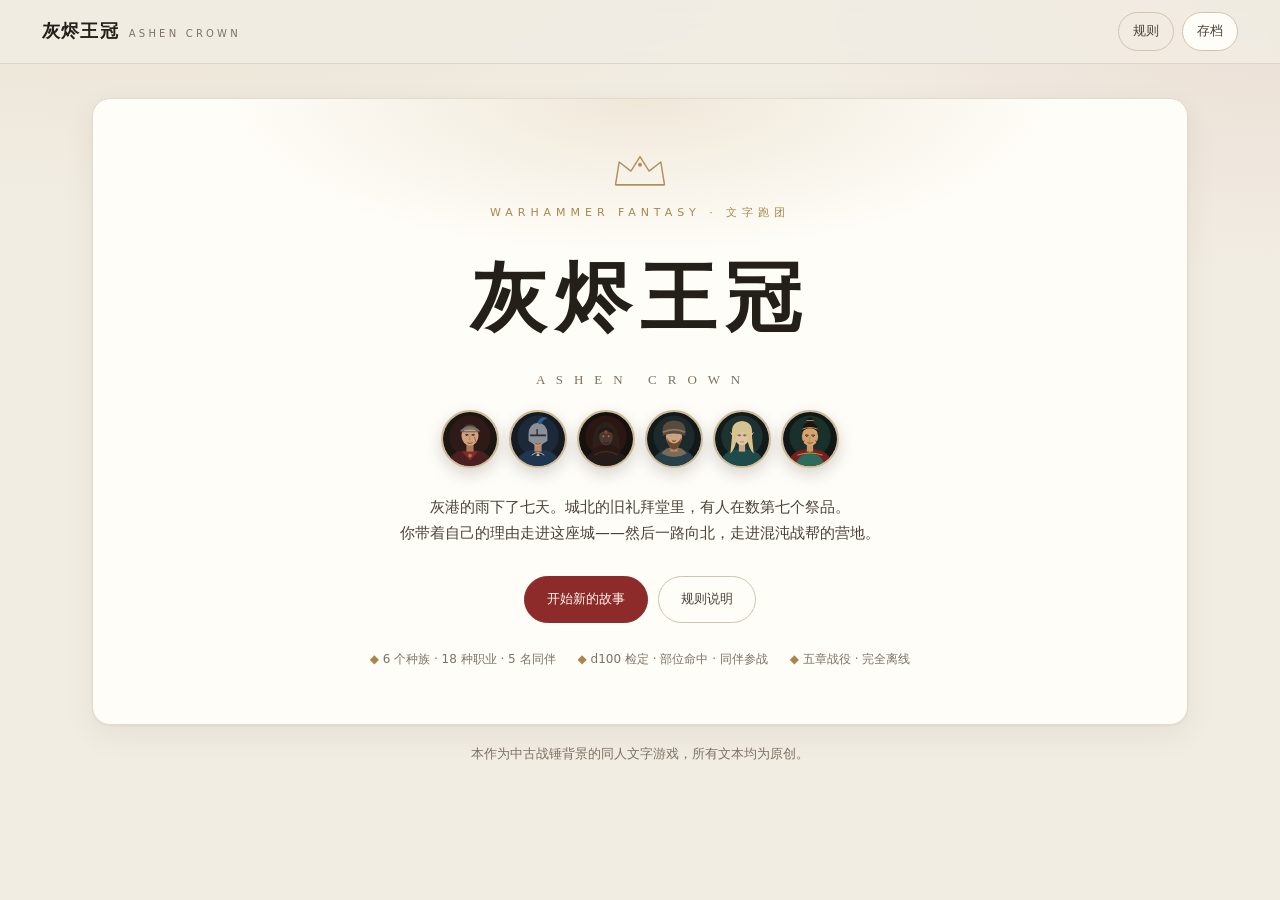
<file: index.html>
<!DOCTYPE html>
<html lang="zh-CN">
<head>
<meta charset="utf-8">
<meta name="viewport" content="width=device-width, initial-scale=1, viewport-fit=cover">
<meta name="description" content="灰烬王冠：中古战锤背景的离线文字跑团游戏。">
<meta name="color-scheme" content="light">
<meta name="theme-color" content="#f2ede3">
<link rel="icon" href="data:image/svg+xml,%3Csvg xmlns='http://www.w3.org/2000/svg' viewBox='0 0 64 64'%3E%3Crect width='64' height='64' rx='12' fill='%23241f19'/%3E%3Cpath d='M12 44h40l3-24-13 9-10-15-10 15-13-9z' fill='%23a8874a'/%3E%3C/svg%3E">
<title>灰烬王冠 · 中古战锤文字跑团</title>
<style>
:root {
  --ink: #241f19;
  --ink-soft: #4a4239;
  --muted: #7d7264;
  --paper: #f2ede3;
  --card: #fffdf8;
  --line: #e2dacb;
  --line-strong: #cfc4b1;
  --red: #8d2b2b;
  --red-soft: #f3e2dd;
  --gold: #a8874a;
  --gold-soft: #f7efdc;
  --green: #3f6b4f;
  --shadow: 0 1px 2px rgba(50, 40, 25, .05), 0 10px 30px rgba(50, 40, 25, .07);
  --serif: "Noto Serif SC", "Songti SC", "STSong", "SimSun", Georgia, serif;
  --sans: "Noto Sans SC", "PingFang SC", "Microsoft YaHei", "Segoe UI", system-ui, sans-serif;
}

* { box-sizing: border-box; }
html, body { margin: 0; padding: 0; }
body {
  min-height: 100vh;
  background:
    radial-gradient(1200px 500px at 10% -10%, rgba(168, 135, 74, .12), transparent 60%),
    radial-gradient(900px 500px at 100% 0%, rgba(141, 43, 43, .08), transparent 55%),
    var(--paper);
  color: var(--ink);
  font-family: var(--sans);
  font-size: 15px;
  line-height: 1.75;
  -webkit-font-smoothing: antialiased;
}
button, input, select, textarea { font: inherit; color: inherit; }
button { cursor: pointer; }
a { color: var(--red); }

/* ---------- 顶栏 ---------- */
.topbar {
  position: sticky; top: 0; z-index: 30;
  display: flex; align-items: center; justify-content: space-between;
  gap: 12px; padding: 12px clamp(14px, 4vw, 42px);
  background: rgba(242, 237, 227, .86);
  backdrop-filter: blur(10px);
  border-bottom: 1px solid rgba(207, 196, 177, .6);
}
.brand { display: flex; align-items: baseline; gap: 10px; font-family: var(--serif); letter-spacing: .08em; }
.brand b { font-size: 18px; font-weight: 700; }
.brand span { font-size: 10px; letter-spacing: .32em; color: var(--muted); font-family: var(--sans); }
.top-actions { display: flex; gap: 8px; }
.btn {
  border: 1px solid var(--line-strong); background: var(--card);
  border-radius: 999px; padding: 7px 14px; font-size: 13px; color: var(--ink-soft);
  transition: .18s ease; white-space: nowrap;
}
.btn:hover { border-color: var(--gold); color: var(--ink); transform: translateY(-1px); }
.btn.primary { background: var(--red); border-color: var(--red); color: #fff8ef; }
.btn.primary:hover { background: #7a2323; }
.btn.ghost { background: transparent; }
.btn:disabled { opacity: .45; cursor: not-allowed; transform: none; }

/* ---------- 布局 ---------- */
#screen { max-width: 1180px; margin: 0 auto; padding: clamp(16px, 3vw, 34px) clamp(14px, 4vw, 42px) 80px; }
.center-col { max-width: 760px; margin: 0 auto; }
.card {
  background: var(--card);
  border: 1px solid var(--line);
  border-radius: 18px;
  box-shadow: var(--shadow);
}
.muted { color: var(--muted); }
.small { font-size: 12.5px; }
.serif { font-family: var(--serif); }

/* ---------- 标题页 ---------- */
.hero { padding: clamp(26px, 5vw, 54px); text-align: center; position: relative; overflow: hidden; }
.crest { width: 58px; height: 38px; display: block; margin: 0 auto 12px; color: var(--gold); opacity: .9; }
.hero::before {
  content: ""; position: absolute; inset: 0;
  background: radial-gradient(600px 220px at 50% 0%, rgba(168, 135, 74, .18), transparent 70%);
  pointer-events: none;
}
.hero .eyebrow { font-size: 11px; letter-spacing: .45em; color: var(--gold); text-transform: uppercase; }
.hero h1 { font-family: var(--serif); font-size: clamp(40px, 8vw, 76px); margin: 10px 0 4px; letter-spacing: .12em; font-weight: 700; }
.hero .sub { font-family: var(--serif); color: var(--muted); letter-spacing: .3em; font-size: 13px; }
.hero-portraits { display: flex; justify-content: center; gap: 10px; margin-top: 18px; flex-wrap: wrap; }
.hero-portrait { width: 58px; height: 58px; border-radius: 50%; overflow: hidden; border: 2px solid rgba(168, 135, 74, .55); box-shadow: 0 6px 16px rgba(30, 24, 16, .18); }
.portrait { display: block; width: 100%; height: 100%; }
.race-portrait { height: 104px; border-radius: 10px; overflow: hidden; margin-bottom: 10px; background: #1b1712; }
.race-portrait .portrait { width: 100%; height: 100%; }
.sheet-portrait { float: right; width: 56px; height: 56px; border-radius: 12px; overflow: hidden; margin: -2px 0 6px 10px; border: 1px solid var(--line); }
.enemy-art { height: 62px; border-radius: 8px; overflow: hidden; margin-bottom: 6px; background: #1b1712; }
.enemy-art .portrait { width: 100%; height: 100%; }
.ending-portrait { width: 84px; height: 84px; border-radius: 50%; overflow: hidden; margin: 12px auto 6px; border: 2px solid var(--gold); }
.hero .lede { max-width: 560px; margin: 26px auto 0; color: var(--ink-soft); }
.hero .actions { display: flex; gap: 10px; justify-content: center; flex-wrap: wrap; margin-top: 30px; }
.hero .actions .btn { padding: 11px 22px; }
.hero-foot { display: flex; justify-content: center; gap: 22px; flex-wrap: wrap; margin-top: 26px; font-size: 12px; color: var(--muted); }
.hero-foot i { font-style: normal; color: var(--gold); }

/* ---------- 创建 ---------- */
.create-head { display: flex; align-items: center; justify-content: space-between; gap: 12px; margin-bottom: 18px; }
.create-head h2 { font-family: var(--serif); margin: 0; font-size: 26px; letter-spacing: .06em; }
.steps { display: flex; gap: 6px; font-size: 12px; color: var(--muted); }
.steps b { color: var(--red); }
.grid { display: grid; gap: 12px; }
.grid.races { grid-template-columns: repeat(auto-fit, minmax(210px, 1fr)); }
.pick {
  text-align: left; background: var(--card); border: 1px solid var(--line);
  border-radius: 14px; padding: 16px 16px 14px; transition: .18s ease; position: relative;
}
.pick:hover { border-color: var(--gold); box-shadow: var(--shadow); transform: translateY(-2px); }
.pick h3 { margin: 0 0 2px; font-family: var(--serif); font-size: 19px; letter-spacing: .05em; }
.pick .tag { font-size: 11px; color: var(--gold); letter-spacing: .16em; }
.pick p { margin: 8px 0 0; font-size: 13px; color: var(--muted); line-height: 1.65; }
.pick .traits { margin-top: 10px; display: flex; flex-wrap: wrap; gap: 5px; }
.chip { display: inline-block; font-size: 11px; padding: 2px 8px; border: 1px solid var(--line); border-radius: 999px; color: var(--muted); background: #fbf7ee; }
.chip.gold { border-color: #e4d3a9; background: var(--gold-soft); color: #7c6229; }
.chip.red { border-color: #e7c5bd; background: var(--red-soft); color: var(--red); }
.name-row { display: flex; gap: 10px; margin: 18px 0; flex-wrap: wrap; }
input[type="text"] {
  flex: 1; min-width: 220px; background: var(--card); border: 1px solid var(--line-strong);
  border-radius: 12px; padding: 11px 14px; outline: none; transition: .18s;
}
input[type="text"]:focus { border-color: var(--gold); box-shadow: 0 0 0 3px rgba(168, 135, 74, .14); }
.preview { display: grid; grid-template-columns: repeat(auto-fit, minmax(120px, 1fr)); gap: 8px; margin-top: 10px; }
.preview div { background: #faf6ec; border: 1px solid var(--line); border-radius: 10px; padding: 8px 10px; font-size: 12.5px; display: flex; justify-content: space-between; }
.preview b { font-family: var(--serif); }

/* ---------- 游戏 ---------- */
.game { display: grid; grid-template-columns: 300px minmax(0, 1fr); gap: 18px; align-items: start; }
@media (max-width: 900px) { .game { grid-template-columns: 1fr; } }

.sheet { position: sticky; top: 78px; padding: 18px; }
@media (max-width: 900px) { .sheet { position: static; } }
.sheet-name { font-family: var(--serif); font-size: 21px; letter-spacing: .04em; margin: 0; }
.sheet-sub { font-size: 12px; color: var(--muted); margin-top: 2px; }
.clock-row { clear: both; display: flex; justify-content: space-between; gap: 8px; margin-top: 10px; font-size: 11.5px; color: var(--ink-soft); }
.clock-row .deadline { color: var(--gold); }
.clock-row .deadline.red { color: var(--red); font-weight: 600; }
.woundbar { margin: 14px 0 6px; height: 9px; background: #ece4d5; border-radius: 99px; overflow: hidden; }
.woundbar i { display: block; height: 100%; background: linear-gradient(90deg, #a33, #c66); border-radius: 99px; transition: width .35s ease; }
.sheet-row { display: flex; justify-content: space-between; font-size: 12px; color: var(--muted); }
.stats-mini { display: grid; grid-template-columns: repeat(4, 1fr); gap: 6px; margin-top: 14px; }
.stats-mini div { text-align: center; background: #faf6ec; border: 1px solid var(--line); border-radius: 9px; padding: 5px 2px; }
.stats-mini b { display: block; font-family: var(--serif); font-size: 15px; line-height: 1.2; }
.stats-mini span { font-size: 9.5px; color: var(--muted); letter-spacing: .08em; }
.sheet-meta { display: flex; flex-wrap: wrap; gap: 6px; margin-top: 12px; }
.dot-row { display: flex; align-items: center; gap: 6px; font-size: 12px; margin-top: 10px; color: var(--muted); }
.dots { display: inline-flex; gap: 4px; }
.dots i { width: 8px; height: 8px; border-radius: 50%; border: 1px solid var(--gold); display: block; }
.dots i.on { background: var(--gold); }

.stage { min-width: 0; }
.tabs { display: flex; gap: 4px; margin-bottom: 12px; overflow-x: auto; padding-bottom: 2px; }
.tab {
  border: 0; background: transparent; padding: 8px 14px; border-radius: 999px;
  font-size: 13px; color: var(--muted); white-space: nowrap;
}
.tab.on { background: var(--ink); color: #f8f3e8; }
.tab:hover { color: var(--ink); }
.tab.on:hover { color: #fff; }

.scene { padding: clamp(20px, 4vw, 34px); }
.scene-meta { display: flex; align-items: center; gap: 10px; font-size: 11px; letter-spacing: .2em; color: var(--gold); text-transform: uppercase; }
.scene h2 { font-family: var(--serif); font-size: clamp(24px, 4vw, 32px); margin: 6px 0 16px; letter-spacing: .05em; }
.scene p { margin: 0 0 13px; color: var(--ink-soft); }
.scene p:last-of-type { margin-bottom: 0; }
.divider { height: 1px; background: linear-gradient(90deg, var(--line), transparent); margin: 22px 0 18px; border: 0; }

.choices { display: grid; gap: 9px; margin-top: 22px; }
.choice {
  display: flex; align-items: center; gap: 12px; width: 100%; text-align: left;
  background: #fbf8f0; border: 1px solid var(--line); border-radius: 12px;
  padding: 12px 15px; transition: .16s ease;
}
.choice:hover:not(:disabled) { border-color: var(--gold); background: #fff; transform: translateX(3px); }
.choice .num {
  flex: 0 0 22px; height: 22px; border-radius: 50%; border: 1px solid var(--line-strong);
  display: grid; place-items: center; font-size: 11px; color: var(--muted); font-family: var(--serif);
}
.choice .lbl { flex: 1; font-size: 14px; }
.choice-sub { display: block; font-size: 11px; color: var(--muted); margin-top: 2px; letter-spacing: 0; }
.choice .hint { font-size: 11.5px; color: var(--muted); white-space: nowrap; }
.choice:disabled { opacity: .45; cursor: not-allowed; }
.choice.check .num { border-color: var(--gold); color: var(--gold); }

.roll { margin-top: 18px; padding: 10px 14px; border-radius: 10px; font-size: 12.5px; background: var(--gold-soft); color: #6d5624; border: 1px solid #e7d6ae; }
.roll.fail { background: var(--red-soft); color: #7c2a2a; border-color: #e8c6be; }

/* ---------- 战斗 ---------- */
.combat-head { display: flex; align-items: center; justify-content: space-between; gap: 10px; margin-bottom: 14px; flex-wrap: wrap; }
.combat-head h2 { margin: 0; font-family: var(--serif); font-size: 24px; letter-spacing: .06em; }
.combat-meta { font-size: 12px; color: var(--muted); display: flex; gap: 12px; flex-wrap: wrap; }
.enemies { display: grid; grid-template-columns: repeat(auto-fit, minmax(190px, 1fr)); gap: 10px; margin-bottom: 16px; }
.enemy {
  border: 1px solid var(--line); border-radius: 14px; padding: 12px 13px; background: #fbf8f0;
  cursor: pointer; transition: .15s; position: relative;
}
.enemy:hover { border-color: var(--line-strong); }
.enemy.target { border-color: var(--red); box-shadow: 0 0 0 3px rgba(141, 43, 43, .09); }
.enemy.dead { opacity: .38; filter: grayscale(1); cursor: default; }
.enemy h4 { margin: 0; font-family: var(--serif); font-size: 16px; display: flex; justify-content: space-between; gap: 6px; }
.enemy .hp { margin-top: 8px; height: 6px; background: #e9e0cf; border-radius: 99px; overflow: hidden; }
.enemy .hp i { display: block; height: 100%; background: var(--red); transition: width .3s; }
.enemy .hp-txt { display: flex; justify-content: space-between; font-size: 11px; color: var(--muted); margin-top: 4px; }
.enemy .conds { margin-top: 6px; display: flex; gap: 4px; flex-wrap: wrap; }
.enemy .badge { font-size: 10px; padding: 1px 6px; border-radius: 99px; background: var(--red-soft); color: var(--red); }
.enemy .badge.boss { background: #2b2318; color: #e6c98a; }

.actions { display: grid; grid-template-columns: repeat(auto-fit, minmax(120px, 1fr)); gap: 8px; }
.act-btn {
  border: 1px solid var(--line-strong); background: var(--card); border-radius: 11px;
  padding: 10px 8px; font-size: 13px; transition: .15s; text-align: center;
}
.act-btn:hover { border-color: var(--red); color: var(--red); transform: translateY(-1px); }
.act-btn small { display: block; color: var(--muted); font-size: 10px; margin-top: 1px; }
.act-btn:disabled { opacity: .4; cursor: not-allowed; transform: none; }

.combat-log {
  margin-top: 16px; background: #f7f2e7; border: 1px solid var(--line); border-radius: 12px;
  padding: 12px 14px; max-height: 200px; overflow-y: auto; font-size: 12.5px; color: var(--ink-soft);
}
.combat-log p { margin: 0 0 5px; }
.combat-log p:last-child { margin-bottom: 0; }
.combat-log p.new { color: var(--red); }

/* ---------- 角色/背包 ---------- */
.panel { padding: clamp(18px, 3vw, 26px); }
.panel h3 { font-family: var(--serif); margin: 0 0 4px; font-size: 20px; letter-spacing: .05em; }
.panel h4 { font-family: var(--serif); margin: 22px 0 8px; font-size: 15px; color: var(--ink-soft); letter-spacing: .06em; }
.panel .lead { color: var(--muted); font-size: 12.5px; margin: 0 0 16px; }
.stat-grid { display: grid; grid-template-columns: repeat(auto-fit, minmax(150px, 1fr)); gap: 8px; }
.career-box { border: 1px solid #e4d3a9; background: var(--gold-soft); border-radius: 12px; padding: 12px 14px; margin: 8px 0 14px; }
.career-row { display: flex; justify-content: space-between; gap: 10px; font-size: 12.5px; margin: 3px 0; }
.career-row b { color: var(--muted); font-weight: 500; }
.career-next { font-size: 12px; color: var(--ink-soft); line-height: 1.6; margin: 8px 0; }
.career-box .btn { margin-top: 4px; }
.stat-row {
  display: flex; align-items: center; justify-content: space-between; gap: 8px;
  border: 1px solid var(--line); border-radius: 10px; padding: 8px 10px; background: #fbf8f0;
}
.stat-row .nm { font-size: 12px; color: var(--muted); }
.stat-row b { font-family: var(--serif); font-size: 18px; }
.stat-row button {
  width: 24px; height: 24px; border-radius: 7px; border: 1px solid var(--line-strong);
  background: var(--card); line-height: 1; font-size: 14px;
}
.stat-row button:hover { border-color: var(--gold); }
.skill-list { display: grid; grid-template-columns: repeat(auto-fit, minmax(210px, 1fr)); gap: 6px; }
.skill-item { display: flex; justify-content: space-between; align-items: center; gap: 8px; padding: 7px 10px; border-radius: 8px; background: #faf6ec; font-size: 12.5px; }
.skill-item .v { font-family: var(--serif); font-size: 14px; }
.skill-item button { border: 1px solid var(--line-strong); background: var(--card); border-radius: 6px; font-size: 11px; padding: 2px 7px; }
.tag-list { display: flex; flex-wrap: wrap; gap: 6px; }

/* ---------- 同伴 ---------- */
.npc-card { border: 1px solid var(--line); border-radius: 14px; padding: 14px 16px; background: #fbf8f0; margin-bottom: 10px; }
.npc-head { display: flex; gap: 10px; align-items: center; }
.npc-avatar { width: 52px; height: 52px; border-radius: 50%; overflow: hidden; background: #1b1712; flex: 0 0 52px; border: 1px solid var(--line-strong); }
.npc-avatar .portrait { width: 100%; height: 100%; }
.npc-head h4 { margin: 0; font-family: var(--serif); font-size: 17px; }
.affinity { display: flex; align-items: center; gap: 8px; margin: 10px 0 6px; font-size: 12px; color: var(--muted); }
.affinity .bar { flex: 1; height: 6px; background: #e9e0cf; border-radius: 99px; overflow: hidden; }
.affinity .bar i { display: block; height: 100%; background: linear-gradient(90deg, #a8874a, #c9a96a); }
.affinity b { font-family: var(--serif); color: var(--ink); }
.npc-actions { display: flex; gap: 6px; flex-wrap: wrap; margin-top: 10px; }
.npc-actions .btn { padding: 5px 10px; font-size: 11.5px; }
.allies-row { display: grid; grid-template-columns: repeat(auto-fit, minmax(150px, 1fr)); gap: 8px; margin-bottom: 14px; }
.ally { border: 1px solid #dfd3bd; background: #f7f1e2; border-radius: 10px; padding: 8px 10px; }
.ally.down { opacity: .45; }
.ally-name { font-size: 12.5px; font-family: var(--serif); }
.kv { display: grid; grid-template-columns: 110px 1fr; gap: 6px 10px; font-size: 13px; }
.kv dt { color: var(--muted); }
.kv dd { margin: 0; }
.item-row { display: flex; align-items: center; justify-content: space-between; gap: 8px; padding: 9px 0; border-bottom: 1px dashed var(--line); font-size: 13px; }
.item-row:last-child { border-bottom: 0; }
.item-row .desc { color: var(--muted); font-size: 11.5px; }
.empty { color: var(--muted); font-size: 13px; padding: 14px 0; }
.journal { display: grid; gap: 4px; font-size: 12.5px; color: var(--ink-soft); }
.journal div { padding: 5px 0; border-bottom: 1px dashed var(--line); }
.journal div:last-child { border: 0; }

.ending { padding: clamp(24px, 5vw, 48px); text-align: center; }
.ending h1 { font-family: var(--serif); font-size: clamp(30px, 6vw, 48px); margin: 6px 0 18px; letter-spacing: .1em; }
.ending p { max-width: 640px; margin: 0 auto 14px; text-align: left; color: var(--ink-soft); }
.ending .actions { display: flex; gap: 10px; justify-content: center; margin-top: 28px; flex-wrap: wrap; }

/* ---------- 弹层 ---------- */
.toast {
  position: fixed; left: 50%; bottom: 26px; transform: translate(-50%, 20px);
  background: var(--ink); color: #f8f2e6; padding: 10px 18px; border-radius: 999px;
  font-size: 13px; box-shadow: 0 10px 30px rgba(0, 0, 0, .22); opacity: 0;
  transition: .25s ease; pointer-events: none; z-index: 60; max-width: 90vw; text-align: center;
}
.toast.show { opacity: 1; transform: translate(-50%, 0); }
.toast.bad { background: var(--red); }

.dice {
  position: fixed; inset: 0; display: grid; place-items: center; background: rgba(30, 24, 16, .28);
  z-index: 55; opacity: 0; pointer-events: none; transition: .2s;
}
.dice.show { opacity: 1; }
.dice-card {
  background: var(--card); border-radius: 18px; padding: 22px 30px; text-align: center;
  box-shadow: 0 20px 60px rgba(0, 0, 0, .25); transform: scale(.92); transition: .2s;
  border: 1px solid var(--line);
}
.dice.show .dice-card { transform: scale(1); }
.dice-card .n { font-family: var(--serif); font-size: 44px; line-height: 1.1; }
.dice-card .t { font-size: 11px; color: var(--muted); letter-spacing: .2em; }
.dice-card .r { font-size: 13px; margin-top: 6px; }
.dice-card .r.ok { color: var(--green); }
.dice-card .r.no { color: var(--red); }

.overlay {
  position: fixed; inset: 0; background: rgba(28, 22, 15, .45); z-index: 70;
  display: grid; place-items: center; padding: 20px; overflow-y: auto;
}
.modal { background: var(--card); border-radius: 18px; max-width: 640px; width: 100%; padding: 24px 26px; box-shadow: 0 20px 60px rgba(0,0,0,.3); }
.modal h2 { font-family: var(--serif); margin: 0 0 12px; letter-spacing: .06em; }
.modal h3 { font-family: var(--serif); margin: 18px 0 6px; font-size: 16px; }
.modal p, .modal li { font-size: 13.5px; color: var(--ink-soft); }
.modal textarea { width: 100%; min-height: 140px; border: 1px solid var(--line-strong); border-radius: 10px; padding: 10px; font-family: ui-monospace, monospace; font-size: 11px; }
.modal .actions { display: flex; gap: 8px; justify-content: flex-end; margin-top: 18px; flex-wrap: wrap; }

@media (max-width: 620px) {
  .brand span { display: none; }
  .scene h2 { font-size: 24px; }
  .choice .hint { display: none; }
  .game { gap: 12px; }
  .sheet { padding: 14px 16px; }
  .sheet .stats-mini, .sheet .sheet-meta, .sheet .dot-row { display: none; }
  .sheet .woundbar { margin: 10px 0 4px; }
  .topbar { padding: 10px 14px; }
  .top-actions .btn { padding: 6px 11px; font-size: 12px; }
  .hero { padding: 30px 18px; }
  .hero .hero-foot { gap: 12px; }
}

</style>
</head>
<body>
<header class="topbar">
  <div class="brand"><b>灰烬王冠</b><span>ASHEN CROWN</span></div>
  <div class="top-actions">
    <button class="btn ghost" data-act="help">规则</button>
    <button class="btn" data-act="save">存档</button>
  </div>
</header>

<div id="screen"></div>
<div id="toast" class="toast"></div>
<div id="dice" class="dice"></div>

<noscript>
  <div style="max-width:640px;margin:80px auto;padding:24px;background:#fffdf8;border:1px solid #e2dacb;border-radius:16px;font-family:sans-serif">
    这个游戏需要启用 JavaScript 才能运行。请允许本页运行脚本后刷新。
  </div>
</noscript>

<script>
/* ===== data.js ===== */
/* 灰烬王冠 — 数据层：属性、技能、种族、职业、装备、法术、敌人 */
(function (root) {
  'use strict';
  var G = root.G = root.G || {};

  var CHARS = [
    { id: 'ws',  name: '武器技巧', short: 'WS', desc: '白刃相接的本领。' },
    { id: 'bs',  name: '射击技巧', short: 'BS', desc: '弓弩火器的准头。' },
    { id: 's',   name: '力量',     short: 'S',  desc: '决定伤害与负重。' },
    { id: 't',   name: '坚韧',     short: 'T',  desc: '抵抗伤痛与毒素。' },
    { id: 'ag',  name: '敏捷',     short: 'Ag', desc: '身法与反应速度。' },
    { id: 'int', name: '智力',     short: 'Int',desc: '知识、推理与观察。' },
    { id: 'wp',  name: '意志',     short: 'WP', desc: '对抗恐惧与腐化。' },
    { id: 'fel', name: '交际',     short: 'Fel',desc: '言辞、魅力与威仪。' }
  ];

  var SKILLS = {
    melee:      { name: '近战',     char: 'ws',  advanced: true,  desc: '刀剑斧锤的搏杀。' },
    ranged:     { name: '射击',     char: 'bs',  advanced: true,  desc: '弓弩与火器。' },
    dodge:      { name: '闪避',     char: 'ag',  advanced: false, desc: '侧身避开攻击。' },
    parry:      { name: '格挡',     char: 'ws',  advanced: true,  desc: '以兵器架开攻击。' },
    athletics:  { name: '运动',     char: 'ag',  advanced: false, desc: '奔跑、跳跃、平衡。' },
    climb:      { name: '攀爬',     char: 's',   advanced: false, desc: '翻墙越脊。' },
    stealth:    { name: '隐匿',     char: 'ag',  advanced: true,  desc: '潜行与藏身。' },
    perception: { name: '侦查',     char: 'int', advanced: false, desc: '察觉细节与埋伏。' },
    track:      { name: '追踪',     char: 'int', advanced: true,  desc: '循迹觅踪。' },
    lore:       { name: '学识',     char: 'int', advanced: true,  desc: '历史、神学与秘闻。' },
    heal:       { name: '医疗',     char: 'int', advanced: true,  desc: '包扎、解毒与急救。' },
    streetwise: { name: '街头知识', char: 'int', advanced: false, desc: '黑市、帮派与流言。' },
    persuade:   { name: '说服',     char: 'fel', advanced: true,  desc: '以理服人。' },
    deceive:    { name: '欺诈',     char: 'fel', advanced: true,  desc: '说谎与伪装。' },
    intimidate: { name: '威吓',     char: 's',   advanced: false, desc: '以势压人。' },
    charm:      { name: '魅惑',     char: 'fel', advanced: true,  desc: '博取好感。' },
    gossip:     { name: '八卦',     char: 'fel', advanced: false, desc: '酒馆里套话。' },
    survival:   { name: '生存',     char: 'int', advanced: true,  desc: '野外与废墟中的活命本事。' },
    ride:       { name: '骑术',     char: 'ag',  advanced: false, desc: '驾驭坐骑。' },
    swim:       { name: '游泳',     char: 's',   advanced: false, desc: '水中挣扎。' },
    intuition:  { name: '直觉',     char: 'wp',  advanced: false, desc: '察觉谎言与恶意。' },
    magic:      { name: '魔法',     char: 'wp',  advanced: true,  desc: '引导八风之力。' },
    pray:       { name: '祈祷',     char: 'wp',  advanced: true,  desc: '向神祇祈求。' },
    language:   { name: '古典语',   char: 'int', advanced: true,  desc: '读懂古老文本。' }
  };

  /* ------------------------------------------------------------------ */
  /* 种族                                                                */
  /* ------------------------------------------------------------------ */
  var RACES = [
    {
      id: 'empire', name: '帝国人类', tag: '旧世界的中坚',
      blurb: '农夫、士兵、商人与学者的国度。没有精灵的优雅，也没有矮人的固执，但人类什么都能学会一点。',
      mods: { int: 5, fel: 5 },
      fate: 3, resilience: 1, wounds: 0,
      talent: 'ambition',
      traits: ['适应力：起始额外获得 25 经验'],
      careers: ['soldier', 'thief', 'scholar'],
      intro: '你生在瑞克河畔的一个普通村庄。征兵官敲开你家门的那年，你学会了握剑；后来你学会了闭嘴、喝酒、以及在死人身上找钱。灰港对你而言只是又一个可以重头开始的地方——或者结束的地方。'
    },
    {
      id: 'bretonnia', name: '巴托尼亚骑士', tag: '湖中女士的剑',
      blurb: '骑士道的国度。荣耀高于性命，誓言重于黄金。即便落魄至此，你仍然记得如何挺直脊背。',
      mods: { ws: 10, bs: -5, s: 5, t: 5, ag: 5, int: -5, wp: 5, fel: 5 },
      fate: 2, resilience: 1, wounds: 2,
      talent: 'lady',
      traits: ['骑士训练：骑术与近战更易精进', '湖中女士的眷顾：+1 命运点'],
      careers: ['knight', 'squire', 'troubadour'],
      intro: '你的家族纹章已经褪色，马匹卖给了商人，铠甲上补过三次。但你仍在每个清晨向湖中女士祷告。灰港的泥泞弄脏了你的靴子，却弄不脏你的誓言：找到那件被亵渎的圣物，把它带回阳光之下。'
    },
    {
      id: 'chaos', name: '混沌信徒', tag: '诸神的低语',
      blurb: '你在梦里听见了名字。诸神并不仁慈，但它们会回应。腐化既是恩赐，也是绳索。',
      mods: { ws: 5, s: 5, t: 10, int: -5, wp: 10, fel: -5 },
      fate: 2, resilience: 2, wounds: 2,
      talent: 'corrupt_flesh',
      traits: ['腐化之躯：起始腐化 1 点，伤口 +2', '诸神注视：腐化达到阈值会获得变异'],
      careers: ['cultist', 'marauder', 'sorcerer'],
      intro: '你曾以为那些梦只是梦。直到某夜，你在柴房墙上用血画出了那个符号，而它回了你一个名字。灰港的余烬之手在招募同道，你带着匕首与满身低语而来——你想知道，那顶王冠究竟属于谁。'
    },
    {
      id: 'kislev', name: '基斯里夫', tag: '寒原上的熊',
      blurb: '北方的冰雪国度。这里的冬天会杀人，而基斯里夫人学会了先杀冬天。',
      mods: { ws: 5, bs: 5, s: 5, t: 10, ag: 5, fel: -5 },
      fate: 2, resilience: 2, wounds: 2,
      talent: 'cold_blood',
      traits: ['寒地血脉：抵抗寒冷与疲劳时 +10', '熊神庇佑：意志坚定'],
      careers: ['lancer', 'hunter', 'ice_witch'],
      intro: '你越过边境时，身后是烧掉的村庄和没来得及埋葬的亲人。灰港的冬天没有基斯里夫冷，但这里的寒意来自人心。你带着一柄军刀、一壶伏特加，和一条必须完成的誓言。'
    },
    {
      id: 'highelf', name: '高等精灵', tag: '衰落的荣光',
      blurb: '奥苏安的子嗣。你见过海洋尽头的光，因此格外无法忍受人类的臭气与短视。',
      mods: { ws: 10, bs: 10, s: -5, t: -5, ag: 10, int: 10, wp: 5, fel: 5 },
      fate: 3, resilience: 2, wounds: -1,
      talent: 'aethyr',
      traits: ['魔法亲和：魔法技能 +5', '傲慢：与人类打交道时部分检定 -10'],
      careers: ['swordmaster', 'mage', 'shadow'],
      intro: '你奉白塔之命追踪一件流失的器物。线索把你带到这座人类城市——肮脏、喧闹、短命。你本可以一剑劈开城门，但你选择了礼貌。至少现在还是。'
    },
    {
      id: 'cathay', name: '震旦', tag: '龙帝的疆域',
      blurb: '世界另一端的庞大帝国。玉甲、火药与星象术守着长城，也守着龙帝的疆土。你是随使团西来的震旦人。',
      mods: { ws: 5, bs: 5, t: 5, int: 5, wp: 5 },
      fate: 2, resilience: 2, wounds: 1,
      talent: 'dragon_blood',
      traits: ['龙帝血脉：命运点 +1，意志 +5', '玉与火药：可使用震旦兵器', '异邦人：你的身份在旧世界需要重新证明'],
      careers: ['jade_warrior', 'astromancer', 'crane_gunner'],
      intro: '玉龙号在灰港下锚时，雨正从北边来。你是震旦使团的一员——或者说，曾经是。龙帝的星盘在途中被余烬之手偷走，指针最后指向这座旧世界城市。你带着一柄刀、一身玉甲，和一份必须完成的使命，踏上了陌生的码头。'
    }
  ];

  /* ------------------------------------------------------------------ */
  /* 职业                                                                */
  /* ------------------------------------------------------------------ */
  var CAREERS = [
    /* 帝国 */
    {
      id: 'soldier', name: '帝国士兵', race: 'empire',
      blurb: '长枪方阵里活下来的老兵。纪律是你的第二层皮。',
      mods: { ws: 5, t: 5 }, skills: { melee: 10, dodge: 5, athletics: 5, perception: 5 },
      talents: ['drilled'], weapons: ['sword', 'shield'], armour: { head: 1, arms: 1, body: 2, legs: 0 },
      items: ['bandage', 'potion'], money: 14,
      kit: '长剑、盾牌、旧军服改的皮甲'
    },
    {
      id: 'thief', name: '盗贼', race: 'empire',
      blurb: '在灰港，锁比人诚实。你只偷那些活该被偷的人——大部分时候。',
      mods: { ag: 5, fel: 5 }, skills: { stealth: 10, streetwise: 10, deceive: 5, dodge: 5, perception: 5 },
      talents: ['catlike'], weapons: ['dagger', 'dagger'], armour: { head: 0, arms: 0, body: 1, legs: 0 },
      items: ['lockpick', 'rope'], money: 22,
      kit: '两把匕首、皮背心、撬锁工具'
    },
    {
      id: 'scholar', name: '学者', race: 'empire',
      blurb: '你读过不该读的书，于是知道了不该知道的事。',
      mods: { int: 10, wp: 5 }, skills: { lore: 10, language: 10, perception: 5, heal: 5, persuade: 5 },
      talents: ['bookworm'], weapons: ['dagger'], armour: { head: 0, arms: 0, body: 0, legs: 0 },
      items: ['potion', 'book'], money: 10,
      kit: '匕首、笔记、一瓶劣质药剂'
    },
    /* 巴托尼亚 */
    {
      id: 'knight', name: '骑士', race: 'bretonnia',
      blurb: '誓言在身，铠甲在身。哪怕只剩一匹马的名字。',
      mods: { ws: 10, s: 5, fel: 5 }, skills: { melee: 10, ride: 10, parry: 10, athletics: 5, persuade: 5 },
      talents: ['swordmaster'], weapons: ['longsword', 'shield'], armour: { head: 3, arms: 2, body: 3, legs: 1 },
      items: ['bandage', 'potion', 'holy_water'], money: 24,
      kit: '双手长剑、盾牌、板甲（祖传，缺了几片）'
    },
    {
      id: 'squire', name: '侍从', race: 'bretonnia',
      blurb: '你替骑士牵马、磨剑、挡刀。你还没资格被称为骑士，但你已经比他们大多数人更懂泥。',
      mods: { ws: 5, ag: 5, t: 5 }, skills: { melee: 5, ride: 5, athletics: 5, heal: 5, perception: 5 },
      talents: ['loyal'], weapons: ['spear', 'shield'], armour: { head: 1, arms: 1, body: 2, legs: 0 },
      items: ['bandage', 'bandage'], money: 9,
      kit: '长矛、盾牌、锁子甲背心'
    },
    {
      id: 'troubadour', name: '游吟诗人', race: 'bretonnia',
      blurb: '你的歌声值几个铜板，你的秘密值几条命。',
      mods: { fel: 10, wp: 5 }, skills: { persuade: 10, charm: 10, gossip: 10, language: 5, deceive: 5 },
      talents: ['silver_tongue'], weapons: ['dagger'], armour: { head: 0, arms: 0, body: 1, legs: 0 },
      items: ['lute', 'potion'], money: 18,
      kit: '匕首、鲁特琴、一件体面的外套'
    },
    /* 混沌 */
    {
      id: 'cultist', name: '邪教徒', race: 'chaos',
      blurb: '你在集市上卖草药，在夜里割开活人的喉咙。两件事都需要耐心。',
      mods: { wp: 5, fel: 5, int: 5 }, skills: { deceive: 10, stealth: 5, lore: 5, persuade: 5, perception: 5 },
      talents: ['whisper'], weapons: ['dagger'], armour: { head: 0, arms: 0, body: 0, legs: 0 },
      items: ['ritual_dagger', 'incense'], money: 12,
      kit: '仪式匕首、熏香、一件带兜帽的斗篷'
    },
    {
      id: 'marauder', name: '掠夺者', race: 'chaos',
      blurb: '你来自荒原。你活着，因为你先动了手。',
      mods: { ws: 10, s: 10, t: 5 }, skills: { melee: 10, athletics: 10, intimidate: 10, survival: 5 },
      talents: ['bloodlust'], weapons: ['axe', 'shield'], armour: { head: 1, arms: 1, body: 2, legs: 1 },
      items: ['bandage'], money: 6,
      kit: '缺口战斧、蒙皮盾、破旧毛皮'
    },
    {
      id: 'sorcerer', name: '低语者', race: 'chaos',
      blurb: '诸神在你脑子里说话。你学会了回答。',
      mods: { wp: 10, int: 5 }, skills: { magic: 10, lore: 10, deceive: 5, language: 5 },
      talents: ['witchsight'], spells: ['tainted_bolt', 'chaos_gift'],
      weapons: ['staff'], armour: { head: 0, arms: 0, body: 0, legs: 0 },
      items: ['potion'], money: 10,
      kit: '黑木法杖、写满符号的皮卷'
    },
    /* 基斯里夫 */
    {
      id: 'lancer', name: '翼骑兵', race: 'kislev',
      blurb: '你背上的木翼曾让整个旧世界回头。现在它们只剩一边。',
      mods: { ws: 5, ag: 5, s: 5 }, skills: { ride: 10, melee: 10, athletics: 5, perception: 5 },
      talents: ['cavalry'], weapons: ['sabre', 'shield'], armour: { head: 2, arms: 1, body: 2, legs: 1 },
      items: ['bandage', 'potion', 'vodka'], money: 14,
      kit: '军刀、圆盾、残破的翼骑兵皮甲'
    },
    {
      id: 'hunter', name: '猎人', race: 'kislev',
      blurb: '森林教你两件事：别出声，别打偏。',
      mods: { bs: 10, ag: 5, int: 5 }, skills: { ranged: 10, survival: 10, stealth: 10, perception: 5 },
      talents: ['deadeye'], weapons: ['bow', 'knife'], armour: { head: 0, arms: 0, body: 1, legs: 0 },
      items: ['bandage', 'rope'], money: 11,
      kit: '角弓、猎刀、鞣皮袄'
    },
    {
      id: 'ice_witch', name: '冰霜女巫', race: 'kislev',
      blurb: '你从冰里借力，冰总有一天会来讨债。',
      mods: { wp: 10, int: 5 }, skills: { magic: 10, lore: 10, heal: 5, perception: 5 },
      talents: ['ice_blood'], spells: ['ice_shard', 'frost_shield'],
      weapons: ['staff'], armour: { head: 0, arms: 0, body: 0, legs: 0 },
      items: ['potion'], money: 12,
      kit: '冰纹法杖、熊皮斗篷'
    },
    /* 高等精灵 */
    {
      id: 'swordmaster', name: '剑圣', race: 'highelf',
      blurb: '你的剑比大多数人类的一生更长。你并不因此骄傲——只是理所当然。',
      mods: { ws: 10, ag: 5, int: 5 }, skills: { melee: 15, parry: 10, dodge: 5, athletics: 5, perception: 5 },
      talents: ['swordmaster'], weapons: ['longsword'], armour: { head: 2, arms: 1, body: 2, legs: 0 },
      items: ['bandage', 'potion'], money: 20,
      kit: '精灵长剑、鳞甲、白塔徽记'
    },
    {
      id: 'mage', name: '荷斯法师', race: 'highelf',
      blurb: '你研究八风，而八风也在研究你。',
      mods: { int: 10, wp: 10 }, skills: { magic: 10, lore: 15, language: 10, perception: 5 },
      talents: ['aethyr'], spells: ['fireball', 'heal'], weapons: ['staff'], armour: { head: 0, arms: 0, body: 0, legs: 0 },
      items: ['potion', 'book'], money: 15,
      kit: '白塔法杖、法术笔记'
    },
    {
      id: 'shadow', name: '影武者', race: 'highelf',
      blurb: '纳迦瑞斯的血脉在你的弓弦上低鸣。你从不正面杀人。',
      mods: { ag: 10, bs: 5 }, skills: { stealth: 10, ranged: 10, perception: 5, athletics: 5, survival: 5 },
      talents: ['catlike'], weapons: ['bow', 'dagger'], armour: { head: 0, arms: 0, body: 1, legs: 0 },
      items: ['rope', 'bandage'], money: 16,
      kit: '长弓、短刃、深色斗篷'
    },
    /* 震旦 */
    {
      id: 'jade_warrior', name: '玉勇', race: 'cathay',
      blurb: '玉甲在身，长刀在手。你是龙帝长城上的一块砖，也是最后一道墙。',
      mods: { ws: 10, t: 5 }, skills: { melee: 10, parry: 10, athletics: 5, perception: 5, intimidate: 5 },
      talents: ['jade_resolve'], weapons: ['dao', 'shield'], armour: { head: 2, arms: 2, body: 3, legs: 1 },
      items: ['bandage', 'potion'], money: 16,
      kit: '震旦长刀、玉鳞甲、圆盾'
    },
    {
      id: 'astromancer', name: '星象师', race: 'cathay',
      blurb: '你读星图，也读命运。龙帝的星盘在你手里发烫时，通常意味着坏事。',
      mods: { int: 10, wp: 10 }, skills: { magic: 10, lore: 10, language: 10, perception: 5, heal: 5 },
      talents: ['celestial_sight'], spells: ['celestial_bolt', 'star_shield'],
      weapons: ['staff'], armour: { head: 0, arms: 0, body: 1, legs: 0 },
      items: ['potion', 'book', 'jade_compass'], money: 14,
      kit: '星盘法杖、玉制罗盘、星图'
    },
    {
      id: 'crane_gunner', name: '鹤铳手', race: 'cathay',
      blurb: '鹤铳一声，山岭回响。你负责在敌人靠近之前，把他们留在远处。',
      mods: { bs: 10, ag: 5, int: 5 }, skills: { ranged: 10, perception: 10, stealth: 5, survival: 5, athletics: 5 },
      talents: ['crane_eye'], weapons: ['crane_gun', 'knife'], armour: { head: 1, arms: 0, body: 2, legs: 0 },
      items: ['bandage', 'rope'], money: 12,
      kit: '鹤铳、短刀、轻便玉片甲'
    }
  ];

  /* ------------------------------------------------------------------ */
  /* 身份阶级与职业晋升                                                   */
  /* ------------------------------------------------------------------ */
  var STATUS = [
    { tier: 1, name: '流民', desc: '没有产业、没有靠山的人。城门卫兵会多看你两眼。' },
    { tier: 2, name: '平民', desc: '农夫、佣兵、手艺人。旧世界的大多数人。' },
    { tier: 3, name: '自由民', desc: '行会成员、老兵、学者。说话有人听。' },
    { tier: 4, name: '士绅', desc: '骑士、富商、低级贵族。可以要求接见。' },
    { tier: 5, name: '贵族', desc: '领主与古老血脉。你的名字本身就是命令。' }
  ];

  var CAREER_RANKS = {
    soldier:    { titles: ['新兵', '老兵', '军士', '队长'], status: [2, 2, 3, 4] },
    thief:      { titles: ['扒手', '窃贼', '盗团头目', '影中大师'], status: [1, 1, 2, 3] },
    scholar:    { titles: ['抄写员', '学者', '博学者', '大贤者'], status: [3, 3, 4, 4] },
    knight:     { titles: ['侍从骑士', '游侠骑士', '圣杯骑士', '骑士领主'], status: [4, 4, 5, 5] },
    squire:     { titles: ['侍从', '扈从', '骑士', '掌旗官'], status: [3, 4, 4, 5] },
    troubadour: { titles: ['卖唱者', '游吟诗人', '宫廷诗人', '传奇歌者'], status: [2, 3, 3, 4] },
    cultist:    { titles: ['信徒', '祭徒', '低语者', '余烬祭司'], status: [1, 1, 2, 3] },
    marauder:   { titles: ['掠夺者', '战帮勇士', '战团首领', '混沌冠军'], status: [1, 1, 2, 3] },
    sorcerer:   { titles: ['学徒', '巫师', '低语者', '裂隙之主'], status: [1, 2, 3, 4] },
    lancer:     { titles: ['翼骑兵', '老兵翼骑', '翼骑队长', '北方之翼'], status: [3, 3, 4, 5] },
    hunter:     { titles: ['猎户', '追踪者', '猎手', '雪原传说'], status: [2, 2, 3, 3] },
    ice_witch:  { titles: ['霜之后裔', '冰霜女巫', '寒冬侍女', '冰雪女王'], status: [3, 3, 4, 5] },
    swordmaster:{ titles: ['剑士', '剑术大师', '荷斯剑圣', '白塔之刃'], status: [4, 4, 5, 5] },
    mage:       { titles: ['学徒法师', '荷斯法师', '大法师', '白塔贤者'], status: [3, 3, 4, 5] },
    shadow:     { titles: ['影徒', '影武者', '暗影猎手', '纳迦瑞斯之影'], status: [2, 2, 3, 4] },
    jade_warrior:{ titles: ['玉勇', '玉勇什长', '玉勇校尉', '玉龙将军'], status: [3, 3, 4, 5] },
    astromancer:{ titles: ['星象学徒', '星象师', '天象大法师', '龙帝御用星象师'], status: [4, 4, 5, 5] },
    crane_gunner:{ titles: ['鹤铳手', '鹤铳什长', '鹤铳校尉', '天鹤神射手'], status: [3, 3, 4, 4] }
  };

  /* ------------------------------------------------------------------ */
  /* 天赋                                                                */
  /* ------------------------------------------------------------------ */
  var TALENTS = {
    ambition:     { name: '野心', desc: '起始额外获得 25 经验。', xp: 25 },
    lady:         { name: '湖中女士的眷顾', desc: '+1 命运点，意志 +5。', stats: { wp: 5 }, fate: 1 },
    corrupt_flesh:{ name: '腐化之躯', desc: '伤口 +2，起始腐化 +1。', wounds: 2 },
    cold_blood:   { name: '寒地血脉', desc: '坚韧 +5，抵抗寒冷与疲劳 +10。', stats: { t: 5 } },
    aethyr:       { name: '魔法亲和', desc: '魔法技能 +5，意志 +5。', stats: { wp: 5 }, skills: { magic: 5 } },

    drilled:      { name: '操练', desc: '近战 +5，格挡 +5。', skills: { melee: 5, parry: 5 } },
    catlike:      { name: '猫步', desc: '隐匿 +10，闪避 +5。', skills: { stealth: 10, dodge: 5 } },
    bookworm:     { name: '书虫', desc: '学识 +10。', skills: { lore: 10 } },
    swordmaster:  { name: '剑术大师', desc: '近战 +10，格挡 +5。', skills: { melee: 10, parry: 5 } },
    loyal:        { name: '忠仆', desc: '意志 +5，伤口 +1。', stats: { wp: 5 }, wounds: 1 },
    silver_tongue:{ name: '如簧之舌', desc: '说服 +10，魅惑 +10。', skills: { persuade: 10, charm: 10 } },
    whisper:      { name: '低语者', desc: '欺诈 +10，魔法 +5。', skills: { deceive: 10, magic: 5 } },
    bloodlust:    { name: '嗜血', desc: '近战伤害 +2。', damage: 2 },
    witchsight:   { name: '巫视', desc: '魔法 +10，侦查 +5。', skills: { magic: 10, perception: 5 } },
    cavalry:      { name: '马背生涯', desc: '骑术 +10，先攻 +1。', skills: { ride: 10 }, init: 1 },
    deadeye:      { name: '鹰眼', desc: '射击 +10。', skills: { ranged: 10 } },
    ice_blood:    { name: '冰血', desc: '魔法 +5，坚韧 +5。', skills: { magic: 5 }, stats: { t: 5 } },

    iron_will:    { name: '钢铁意志', desc: '意志 +10，对抗恐惧 +10。', stats: { wp: 10 } },
    tough:        { name: '强壮', desc: '力量 +5，伤口 +2。', stats: { s: 5 }, wounds: 2 },
    swift:        { name: '迅捷', desc: '敏捷 +5，先攻 +1。', stats: { ag: 5 }, init: 1 },
    lucky:        { name: '幸运', desc: '+1 命运点上限。', fate: 1 },
    survivor:     { name: '幸存者', desc: '生存 +10，医疗 +5。', skills: { survival: 10, heal: 5 } },
    dragon_blood: { name: '龙帝血脉', desc: '意志 +5，命运点 +1。', stats: { wp: 5 }, fate: 1 },
    jade_resolve: { name: '玉心', desc: '坚韧 +5，伤口 +2。', stats: { t: 5 }, wounds: 2 },
    crane_eye:    { name: '鹤眼', desc: '射击 +10。', skills: { ranged: 10 } },
    celestial_sight: { name: '观星', desc: '魔法 +10，学识 +5。', skills: { magic: 10, lore: 5 } }
  };

  /* ------------------------------------------------------------------ */
  /* 武器 / 护甲 / 物品                                                   */
  /* ------------------------------------------------------------------ */
  var WEAPONS = {
    unarmed:   { name: '拳脚',     type: 'melee',  dmg: 0, hands: 1, price: 0,  qualities: [] },
    dagger:    { name: '匕首',     type: 'melee',  dmg: 4, hands: 1, price: 8,  qualities: ['fast', 'pierce'] },
    knife:     { name: '猎刀',     type: 'melee',  dmg: 4, hands: 1, price: 6,  qualities: ['fast', 'pierce'] },
    sword:     { name: '长剑',     type: 'melee',  dmg: 5, hands: 1, price: 20, qualities: ['balanced'] },
    longsword: { name: '双手剑',   type: 'melee',  dmg: 7, hands: 2, price: 40, qualities: ['balanced', 'twohand'] },
    sabre:     { name: '军刀',     type: 'melee',  dmg: 5, hands: 1, price: 18, qualities: ['fast'] },
    dao:       { name: '震旦长刀', type: 'melee',  dmg: 6, hands: 1, price: 22, qualities: ['fast', 'balanced'] },
    axe:       { name: '战斧',     type: 'melee',  dmg: 6, hands: 1, price: 22, qualities: ['pierce'] },
    club:      { name: '短棍',     type: 'melee',  dmg: 4, hands: 1, price: 5,  qualities: [] },
    spear:     { name: '长矛',     type: 'melee',  dmg: 5, hands: 2, price: 15, qualities: ['reach'] },
    lance:     { name: '骑枪',     type: 'melee',  dmg: 7, hands: 1, price: 30, qualities: ['reach'] },
    staff:     { name: '法杖',     type: 'melee',  dmg: 5, hands: 2, price: 10, qualities: ['focus'] },
    bow:       { name: '角弓',     type: 'ranged', dmg: 7, hands: 2, price: 25, qualities: ['reload0'] },
    crossbow:  { name: '弩',       type: 'ranged', dmg: 9, hands: 2, price: 35, qualities: ['reload'] },
    crane_gun: { name: '鹤铳',     type: 'ranged', dmg: 10, hands: 2, price: 50, qualities: ['reload', 'pierce'] },
    pistol:    { name: '手枪',     type: 'ranged', dmg: 8, hands: 1, price: 60, qualities: ['reload', 'close'] },
    shield:    { name: '盾牌',     type: 'shield', dmg: 0, hands: 1, price: 12, qualities: ['shield'] }
  };

  var ARMOUR_PIECES = {
    leather: { name: '皮甲',  ap: 1, price: 15, slot: 'body' },
    mail:    { name: '锁子甲', ap: 2, price: 45, slot: 'body' },
    plate:   { name: '板甲',  ap: 3, price: 120, slot: 'body' }
  };

  var ITEMS = {
    potion:    { name: '治疗药水', price: 14, use: 'heal', desc: '恢复 1d10+3 点伤口。' },
    bandage:   { name: '绷带',     price: 3,  use: 'bandage', desc: '止住流血，恢复 2 点伤口。' },
    holy_water:{ name: '圣水',     price: 12, use: 'holy', desc: '对亡灵与魔物造成 2d10 伤害。' },
    rope:      { name: '绳索',     price: 4,  use: null, desc: '攀爬与捆绑时 +10。' },
    lockpick:  { name: '撬锁工具', price: 10, use: null, desc: '开锁时 +10。' },
    torch:     { name: '火把',     price: 2,  use: null, desc: '照明。黑暗中的侦查不再 -20。' },
    book:      { name: '笔记',     price: 6,  use: null, desc: '学识检定 +5。' },
    vodka:     { name: '伏特加',   price: 5,  use: 'vodka', desc: '恢复 1d5 伤口，下一战意志 +5。' },
    lute:      { name: '鲁特琴',   price: 25, use: null, desc: '卖艺与魅惑时 +10。' },
    incense:   { name: '熏香',     price: 4,  use: null, desc: '仪式用品。' },
    ritual_dagger:{ name: '仪式匕首', price: 15, use: null, desc: '对腐化者造成额外伤害。' },
    jade_compass: { name: '玉制罗盘', price: 0, use: null, desc: '震旦星盘的残件。靠近混沌裂痕时会发烫。' }
  };

  /* ------------------------------------------------------------------ */
  /* 法术                                                                */
  /* ------------------------------------------------------------------ */
  var SPELLS = {
    fireball: {
      name: '火焰弹', cost: '1 回合', test: 'magic', range: 'far',
      desc: '掷出赤红的火球，造成 10 点伤害，命中后目标可能着火。',
      effect: { type: 'damage', dmg: 10, burn: 2 }
    },
    heal: {
      name: '治愈之手', cost: '1 回合', test: 'magic', range: 'self',
      desc: '以生命之风缝合伤口，恢复 1d10+4 点伤口。',
      effect: { type: 'heal', dmg: '1d10+4' }
    },
    tainted_bolt: {
      name: '腐化之箭', test: 'magic', range: 'far',
      desc: '一道污浊的紫光，造成 9 点伤害并腐蚀目标。',
      effect: { type: 'damage', dmg: 9, corrupt: 1 }
    },
    chaos_gift: {
      name: '混沌馈赠', test: 'magic', range: 'self',
      desc: '诸神的低语灌入四肢：本场战斗近战 +10、伤害 +2，自身腐化 +1。',
      effect: { type: 'buff', ws: 10, dmg: 2, rounds: 99, corruption: 1 }
    },
    ice_shard: {
      name: '冰霜碎片', test: 'magic', range: 'far',
      desc: '凝冰成刃，造成 8 点伤害，并使目标下回合攻击 -10。',
      effect: { type: 'damage', dmg: 8, chill: 1 }
    },
    frost_shield: {
      name: '霜甲', test: 'magic', range: 'self',
      desc: '寒冰覆体，3 回合内护甲 +2。',
      effect: { type: 'armour', ap: 2, rounds: 3 }
    },
    celestial_bolt: {
      name: '星辰之矢', test: 'magic', range: 'far',
      desc: '以星图引下一道冷光，造成 9 点伤害。',
      effect: { type: 'damage', dmg: 9 }
    },
    star_shield: {
      name: '星辉护体', test: 'magic', range: 'self',
      desc: '星辉覆体，3 回合内护甲 +2。',
      effect: { type: 'armour', ap: 2, rounds: 3 }
    }
  };

  /* ------------------------------------------------------------------ */
  /* 敌人                                                                */
  /* ------------------------------------------------------------------ */
  var ENEMIES = {
    thug: {
      name: '码头暴徒', desc: '满身鱼腥味的打手，腰间挂着一根包铁短棍。',
      ws: 35, bs: 20, s: 35, t: 30, ag: 30, int: 25, wp: 25, fel: 20,
      wounds: 11, armour: { head: 0, arms: 0, body: 1, legs: 0 },
      weapon: 'club', xp: 15, gold: [2, 8], ai: 'aggressive'
    },
    cultist: {
      name: '余烬信徒', desc: '灰袍罩身，脸涂成炭色，手持一把锯齿匕首。',
      ws: 40, bs: 25, s: 30, t: 30, ag: 35, int: 30, wp: 35, fel: 25,
      wounds: 11, armour: { head: 0, arms: 0, body: 1, legs: 0 },
      weapon: 'dagger', xp: 18, gold: [0, 6], ai: 'aggressive'
    },
    hound: {
      name: '变异猎犬', desc: '三条腿，两张嘴，眼睛的位置长着别的东西。',
      ws: 45, bs: 0, s: 40, t: 35, ag: 45, int: 10, wp: 20, fel: 5,
      wounds: 10, armour: { head: 0, arms: 0, body: 0, legs: 0 },
      weapon: 'unarmed', xp: 16, gold: [0, 0], ai: 'beast'
    },
    zealot: {
      name: '灰烬狂信徒', desc: '身上缠着浸油的布条，笑着点燃自己。',
      ws: 45, bs: 20, s: 40, t: 35, ag: 30, int: 20, wp: 45, fel: 10,
      wounds: 11, armour: { head: 0, arms: 0, body: 1, legs: 0 },
      weapon: 'axe', xp: 22, gold: [0, 5], ai: 'aggressive'
    },
    watchman: {
      name: '灰港巡夜人', desc: '被收买的守夜人，盔甲下面藏着余烬的烙印。',
      ws: 40, bs: 35, s: 35, t: 35, ag: 30, int: 30, wp: 30, fel: 30,
      wounds: 12, armour: { head: 1, arms: 1, body: 2, legs: 0 },
      weapon: 'spear', xp: 24, gold: [4, 10], ai: 'defensive'
    },
    priest: {
      name: '灰烬祭司', desc: '灰烬王冠的看守者。他的影子比身体先动。',
      ws: 45, bs: 30, s: 35, t: 40, ag: 35, int: 45, wp: 55, fel: 30,
      wounds: 20, armour: { head: 1, arms: 1, body: 2, legs: 1 },
      weapon: 'staff', xp: 80, gold: [20, 40], ai: 'caster',
      spells: ['tainted_bolt', 'chaos_gift'], boss: true
    },
    marauder: {
      name: '混沌掠夺者', desc: '从北方荒原来的战帮成员，皮甲上钉着人骨。',
      ws: 45, bs: 25, s: 45, t: 40, ag: 30, int: 25, wp: 35, fel: 20,
      wounds: 15, armour: { head: 1, arms: 1, body: 2, legs: 1 },
      weapon: 'axe', xp: 28, gold: [5, 12], ai: 'aggressive'
    },
    chosen: {
      name: '混沌神选', desc: '盔甲与血肉长在一起，动作却快得不像人。',
      ws: 55, bs: 30, s: 50, t: 45, ag: 35, int: 30, wp: 45, fel: 25,
      wounds: 18, armour: { head: 2, arms: 2, body: 3, legs: 1 },
      weapon: 'longsword', xp: 45, gold: [10, 20], ai: 'aggressive'
    },
    lord: {
      name: '灰烬领主·卡洛尔', desc: '他的王冠熔进了头骨，声音像很多人在同一副喉咙里说话。',
      ws: 60, bs: 40, s: 55, t: 50, ag: 40, int: 45, wp: 60, fel: 35,
      wounds: 28, armour: { head: 2, arms: 2, body: 3, legs: 2 },
      weapon: 'longsword', xp: 120, gold: [50, 100], ai: 'caster',
      spells: ['tainted_bolt', 'chaos_gift'], boss: true
    }
  };

  /* ------------------------------------------------------------------ */
  /* 可招募同伴                                                          */
  /* ------------------------------------------------------------------ */
  var NPCS = {
    agnes: {
      name: '阿格尼丝', title: '圣米迦勒修女', role: '医师',
      desc: '头发全白的老修女。她见过太多伤口，因此不太容易被吓到。',
      stats: { ws: 35, bs: 25, s: 30, t: 35, ag: 30, int: 45, wp: 50, fel: 45 },
      wounds: 16, armour: { head: 0, arms: 0, body: 1, legs: 0 },
      weapons: ['staff'], spells: ['heal'], ai: 'healer',
      quest: 'npcq_agnes', gift: 'potion',
      boon: '战斗中优先治疗伤势最重的人。'
    },
    grom: {
      name: '格罗姆·铁牙', title: '无旗佣兵', role: '先锋',
      desc: '脸上有一道从眉骨划到下巴的旧疤。他收钱办事，但从不背弃还活着的人。',
      stats: { ws: 50, bs: 25, s: 45, t: 45, ag: 30, int: 25, wp: 35, fel: 30 },
      wounds: 22, armour: { head: 1, arms: 1, body: 2, legs: 1 },
      weapons: ['axe', 'shield'], ai: 'bruiser',
      quest: 'npcq_grom', gift: 'vodka',
      boon: '在前排承受更多攻击。'
    },
    hilda: {
      name: '希尔达', title: '基斯里夫猎手', role: '斥候',
      desc: '她说话很少，箭袋里只剩三支箭，其中一支一直留着。',
      stats: { ws: 35, bs: 50, s: 30, t: 30, ag: 45, int: 35, wp: 35, fel: 25 },
      wounds: 15, armour: { head: 0, arms: 0, body: 1, legs: 0 },
      weapons: ['bow', 'knife'], ai: 'archer',
      quest: 'npcq_hilda', gift: 'bandage',
      boon: '每回合远程射击，优先攻击最脆弱的敌人。'
    },
    edric: {
      name: '埃德里克', title: '白蜡堡民兵', role: '盾卫',
      desc: '十九岁，盔甲不合身，但他站岗时从不坐下。',
      stats: { ws: 40, bs: 35, s: 35, t: 35, ag: 30, int: 30, wp: 30, fel: 35 },
      wounds: 18, armour: { head: 1, arms: 1, body: 2, legs: 0 },
      weapons: ['spear', 'shield'], ai: 'soldier',
      quest: 'npcq_edric', gift: 'bandage',
      boon: '为你格挡一次攻击。'
    },
    qingheng: {
      name: '青蘅', title: '玉龙号鹤铳手', role: '援护',
      desc: '玉龙号上的鹤铳手。话不多，装填很快，只在瞄准时呼吸。',
      stats: { ws: 35, bs: 50, s: 30, t: 30, ag: 40, int: 35, wp: 35, fel: 30 },
      wounds: 15, armour: { head: 0, arms: 0, body: 1, legs: 0 },
      weapons: ['crane_gun', 'knife'], ai: 'archer',
      quest: 'npcq_qingheng', gift: 'bandage',
      boon: '远程援护：每回合射击最脆弱的敌人。'
    }
  };

  G.data = {
    CHARS: CHARS, SKILLS: SKILLS, RACES: RACES, CAREERS: CAREERS, TALENTS: TALENTS,
    WEAPONS: WEAPONS, ARMOUR_PIECES: ARMOUR_PIECES, ITEMS: ITEMS, SPELLS: SPELLS, ENEMIES: ENEMIES,
    NPCS: NPCS, CAREER_RANKS: CAREER_RANKS, STATUS: STATUS
  };
  G.charName = function (id) {
    for (var i = 0; i < CHARS.length; i++) if (CHARS[i].id === id) return CHARS[i].name;
    return id;
  };
})(typeof window !== 'undefined' ? window : globalThis);


/* ===== rules.js ===== */
/* 灰烬王冠 — 规则引擎：d100 检定、战斗、伤害、法术、成长 */
(function (root) {
  'use strict';
  var G = root.G = root.G || {};

  function clamp(v, a, b) { return v < a ? a : (v > b ? b : v); }
  function rnd(n) { return Math.floor(Math.random() * n) + 1; }
  function d10() { return rnd(10); }
  function pick(arr) { return arr[Math.floor(Math.random() * arr.length)]; }
  function tens(n) { return Math.floor(n / 10); }
  function isDouble(n) { return n % 11 === 0 && n <= 99; }
  function fmt(n) { return (n >= 0 ? '+' : '') + n; }

  function timeLabel(clock) {
    clock = Math.max(0, Math.floor(clock || 0));
    var day = Math.floor(clock / 24) + 1;
    var hour = clock % 24;
    return '第' + day + '天 ' + (hour < 10 ? '0' : '') + hour + ':00';
  }

  function advanceTime(state, hours) {
    if (!hours) return state.clock;
    state.clock = (state.clock || 8) + hours;
    state.timeSpent = (state.timeSpent || 0) + hours;
    if (state.lastRest === undefined) state.lastRest = 8;
    var prevFatigue = state.fatigue || 0;
    state.fatigue = Math.min(2, Math.max(0, Math.floor((state.clock - state.lastRest) / 24)));
    if (state.fatigue > prevFatigue && state.log) {
      state.log.push('你已经很久没有休息了。所有检定 -' + (state.fatigue * 10) + '。');
    }
    return state.clock;
  }

  function rollDice(expr) {
    var m = /^(\d+)d(\d+)([+-]\d+)?$/.exec(String(expr).replace(/\s/g, ''));
    if (!m) return 0;
    var count = +m[1], sides = +m[2], mod = m[3] ? +m[3] : 0, total = 0;
    for (var i = 0; i < count; i++) total += rnd(sides);
    return total + mod;
  }

  /* ------------------------------------------------------------------ */
  /* 角色创建                                                            */
  /* ------------------------------------------------------------------ */
  function applyMods(stats, mods) {
    if (!mods) return;
    for (var k in mods) if (stats[k] !== undefined) stats[k] += mods[k];
  }

  function createCharacter(opts) {
    var race = null, career = null, i;
    for (i = 0; i < G.data.RACES.length; i++) if (G.data.RACES[i].id === opts.raceId) race = G.data.RACES[i];
    for (i = 0; i < G.data.CAREERS.length; i++) if (G.data.CAREERS[i].id === opts.careerId) career = G.data.CAREERS[i];
    if (!race || !career) throw new Error('未知的种族或职业');

    var stats = {};
    G.data.CHARS.forEach(function (c) { stats[c.id] = 30; });
    applyMods(stats, race.mods);
    applyMods(stats, career.mods);

    var skills = {};
    Object.keys(G.data.SKILLS).forEach(function (id) { skills[id] = { adv: 0, trained: false }; });

    var talents = [race.talent].concat(career.talents || []).filter(Boolean);
    var talentWounds = 0, talentFate = 0, talentInit = 0, talentDamage = 0, xpBonus = 0;

    Object.keys(career.skills || {}).forEach(function (id) {
      if (!skills[id]) skills[id] = { adv: 0, trained: false };
      skills[id].adv += career.skills[id];
      skills[id].trained = true;
    });

    talents.forEach(function (tid) {
      var t = G.data.TALENTS[tid];
      if (!t) return;
      applyMods(stats, t.stats);
      if (t.skills) {
        Object.keys(t.skills).forEach(function (sid) {
          if (!skills[sid]) skills[sid] = { adv: 0, trained: false };
          skills[sid].adv += t.skills[sid];
          skills[sid].trained = true;
        });
      }
      talentWounds += t.wounds || 0;
      talentFate += t.fate || 0;
      talentInit += t.init || 0;
      talentDamage += t.damage || 0;
      if (t.xp) xpBonus += t.xp;
    });

    // 所有角色都受过最基本的自卫训练，避免非战斗职业完全无法应战
    ['melee', 'dodge'].forEach(function (id) {
      if (!skills[id]) skills[id] = { adv: 0, trained: false };
      if (skills[id].adv < 10) skills[id].adv = 10;
      skills[id].trained = true;
    });

    var sb = tens(stats.s), tb = tens(stats.t), wpb = tens(stats.wp);
    var maxWounds = sb + 2 * tb + wpb + 13 + (race.wounds || 0) + talentWounds;

    var items = {};
    (career.items || []).forEach(function (id) { items[id] = (items[id] || 0) + 1; });
    items.bandage = (items.bandage || 0) + 1;

    var rankData = G.data.CAREER_RANKS[career.id] || { titles: [career.name], status: [2, 2, 3, 4] };

    var state = {
      version: 1,
      name: opts.name || '无名者',
      raceId: race.id,
      careerId: career.id,
      rank: 1,
      status: rankData.status[0] || 2,
      title: rankData.titles[0] || career.name,
      stats: stats,
      skills: skills,
      talents: talents,
      spells: (career.spells || []).slice(),
      wounds: maxWounds,
      maxWounds: maxWounds,
      fate: race.fate + talentFate,
      maxFate: race.fate + talentFate,
      fortune: race.fate + talentFate,
      resilience: race.resilience,
      resolve: race.resilience,
      xp: 50 + xpBonus,
      totalXp: 50 + xpBonus,
      gold: career.money || 10,
      items: items,
      statBuys: {},
      weapons: (career.weapons || ['unarmed']).slice(),
      armour: Object.assign({ head: 0, arms: 0, body: 0, legs: 0 }, career.armour || {}),
      clues: [],
      flags: {},
      npcs: {},
      party: [],
      prep: 0,
      corruption: race.id === 'chaos' ? 1 : 0,
      mutations: [],
      bonusDamage: talentDamage + 2,
      isPlayer: true,
      initBonus: talentInit,
      sceneId: null,
      act: 1,
      clock: 8,
      deadline1: 80,
      timeSpent: 0,
      lastRest: 8,
      fatigue: 0,
      mode: 'story',
      combat: null,
      log: [],
      history: [],
      difficulty: 'normal'
    };

    state.maxWounds = maxWounds + (state.mutations || []).reduce(function (a, m) { return a + (m.wounds || 0); }, 0);
    state.wounds = state.maxWounds;
    state.statsVersion = 0;
    initNPCs(state);
    return state;
  }

  function initNPCs(state) {
    state.npcs = state.npcs || {};
    Object.keys(G.data.NPCS).forEach(function (id) {
      if (!state.npcs[id]) {
        state.npcs[id] = {
          affinity: 0, met: false, recruited: false,
          talkAct: 0, gift: false, questDone: false, wounded: false
        };
      }
    });
    state.party = state.party || [];
    state.prep = state.prep || 0;
  }

  function npcOf(state, id) {
    initNPCs(state);
    return state.npcs[id];
  }

  function meetNPC(state, id, base) {
    if (!G.data.NPCS[id]) return null;
    var n = npcOf(state, id);
    if (!n.met) {
      n.met = true;
      state.log.push('结识了' + G.data.NPCS[id].name + '。');
    }
    if (base) n.affinity = Math.max(n.affinity, base);
    return n;
  }

  function addAffinity(state, id, amount) {
    var n = npcOf(state, id);
    if (!n) return 0;
    var before = n.affinity;
    n.affinity = clamp(n.affinity + amount, 0, 100);
    state.log.push(G.data.NPCS[id].name + ' 好感 ' + before + ' → ' + n.affinity);
    return n.affinity;
  }

  function canRecruit(state, id) {
    var n = npcOf(state, id);
    if (!n || !n.met || n.recruited) return false;
    if (n.affinity < 40) return false;
    return (state.party || []).length < 2;
  }

  function recruitNPC(state, id) {
    if (!canRecruit(state, id)) return false;
    var n = state.npcs[id];
    n.recruited = true;
    n.wounded = false;
    state.party.push(id);
    state.log.push(G.data.NPCS[id].name + ' 加入了队伍。');
    return true;
  }

  function dismissNPC(state, id) {
    var n = state.npcs[id];
    if (!n || !n.recruited) return false;
    n.recruited = false;
    state.party = state.party.filter(function (x) { return x !== id; });
    state.log.push(G.data.NPCS[id].name + ' 离开了队伍。');
    return true;
  }

  function makeAlly(id) {
    var d = G.data.NPCS[id];
    if (!d) return null;
    var stats = Object.assign({}, d.stats);
    var skills = {};
    Object.keys(G.data.SKILLS).forEach(function (k) { skills[k] = { adv: 0, trained: true }; });
    skills.melee.adv = 10;
    skills.ranged.adv = 10;
    skills.dodge.adv = 5;
    skills.magic.adv = 15;
    return {
      uid: 'ally_' + id, npcId: id, name: d.name, isAlly: true,
      stats: stats, skills: skills,
      wounds: d.wounds, maxWounds: d.wounds,
      armour: Object.assign({ head: 0, arms: 0, body: 0, legs: 0 }, d.armour || {}),
      weapons: (d.weapons || ['unarmed']).slice(),
      spells: (d.spells || []).slice(),
      ai: d.ai || 'soldier',
      conditions: [], defense: 0
    };
  }

  var RANK_COSTS = {
    2: { xp: 60, renown: 1 },
    3: { xp: 150, renown: 2 },
    4: { xp: 300, renown: 3 }
  };

  function statusName(tier) {
    var s = G.data.STATUS.filter(function (x) { return x.tier === tier; })[0];
    return s ? s.name : ('阶级 ' + tier);
  }

  function renown(state) {
    var n = 0;
    if (state.flags && state.flags.ch1Done) n++;
    if (state.flags && state.flags.siegeWon) n++;
    if (state.flags && state.flags.bossWon) n++;
    return n;
  }

  function nextRank(state) {
    if (!state.rank || state.rank >= 4) return null;
    var next = state.rank + 1;
    var cfg = RANK_COSTS[next];
    var data = G.data.CAREER_RANKS[state.careerId];
    if (!data) return null;
    return {
      rank: next, xp: cfg.xp, renown: cfg.renown,
      title: data.titles[next - 1],
      status: data.status[next - 1],
      haveRenown: renown(state)
    };
  }

  function promote(state) {
    var info = nextRank(state);
    if (!info) return { error: '已达最高职业等级。' };
    if (state.xp < info.xp) return { error: '经验不足：需要 ' + info.xp + ' XP。' };
    if (renown(state) < info.renown) return { error: '功勋不足：需要 ' + info.renown + ' 点功勋。' };
    state.xp -= info.xp;
    state.rank = info.rank;
    state.status = info.status;
    state.title = info.title;
    state.maxWounds += 1;
    state.wounds += 1;
    var career = G.data.CAREERS.filter(function (c) { return c.id === state.careerId; })[0];
    Object.keys(career.skills || {}).slice(0, 2).forEach(function (id) {
      if (!state.skills[id]) state.skills[id] = { adv: 0, trained: false };
      state.skills[id].adv += 5;
      state.skills[id].trained = true;
    });
    if (info.rank === 3) {
      state.maxFate += 1;
      state.fate += 1;
      state.fortune += 1;
    }
    if (info.rank === 4) {
      state.bonusDamage += 2;
      ['head', 'arms', 'body', 'legs'].forEach(function (l) {
        state.armour[l] = (state.armour[l] || 0) + 1;
      });
    }
    state.log.push('晋升：' + info.title + '（' + statusName(info.status) + '）。');
    return { ok: true, info: info };
  }

  function recalc(state) {
    var sb = tens(state.stats.s), tb = tens(state.stats.t), wpb = tens(state.stats.wp);
    var base = sb + 2 * tb + wpb + 13 + ((state.rank || 1) - 1);
    var race = G.data.RACES.filter(function (r) { return r.id === state.raceId; })[0];
    if (race) base += race.wounds || 0;
    (state.talents || []).forEach(function (tid) {
      var t = G.data.TALENTS[tid];
      if (t && t.wounds) base += t.wounds;
    });
    (state.mutations || []).forEach(function (m) { base += m.wounds || 0; });
    var diff = base - state.maxWounds;
    if (diff > 0) { state.maxWounds = base; state.wounds += diff; }
    else { state.maxWounds = base; state.wounds = Math.min(state.wounds, base); }
  }

  function sb(state) { return tens(state.stats.s); }
  function tb(state) { return tens(state.stats.t); }
  function wpb(state) { return tens(state.stats.wp); }

  /* ------------------------------------------------------------------ */
  /* 检定                                                                */
  /* ------------------------------------------------------------------ */
  function skillInfo(actor, skillId) {
    var meta = G.data.SKILLS[skillId];
    var own = actor.skills && actor.skills[skillId];
    return {
      meta: meta,
      adv: own ? own.adv : 0,
      trained: own ? own.trained : false
    };
  }

  function testTarget(actor, opts) {
    var skillId = opts.skill;
    var meta = skillId ? G.data.SKILLS[skillId] : null;
    var charId = opts.char || (meta ? meta.char : 'int');
    var base = actor.stats[charId] || 0;
    var info = skillId ? skillInfo(actor, skillId) : { adv: 0, trained: true };
    var penalty = 0;
    if (skillId && meta) {
      if (meta.advanced && !info.trained) penalty = -20;
      if (!meta.advanced && !info.trained) penalty = -10;
    }
    var target = base + info.adv + penalty + (opts.difficulty || 0) + (opts.bonus || 0);
    if (skillId && typeof actor.status === 'number' && ['persuade', 'intimidate', 'charm', 'gossip'].indexOf(skillId) >= 0) {
      target += (actor.status - 2) * 5;
    }
    if (actor.fatigue) target -= 10 * actor.fatigue;
    if (actor.conditions) {
      actor.conditions.forEach(function (c) {
        if (c.id === 'prone') target -= 10;
        if (c.id === 'chill') target -= 10;
        if (c.id === 'stun') target -= 10;
      });
    }
    return { target: clamp(target, 5, 95), charId: charId, base: base, adv: info.adv, penalty: penalty };
  }

  function actorTest(actor, opts) {
    var t = testTarget(actor, opts);
    var roll = rnd(100);
    var success = roll <= t.target;
    var sl = tens(t.target) - tens(roll);
    if (roll === 100) success = false;
    if (!success && sl >= 0) sl = Math.max(sl, 0) - 1;
    var crit = isDouble(roll);
    return {
      roll: roll, target: t.target, success: success, sl: sl,
      crit: crit, criticalFail: roll === 100 || (crit && !success),
      label: opts.label || (opts.skill ? G.data.SKILLS[opts.skill].name : G.charName(t.charId)),
      skill: opts.skill || null, charId: t.charId
    };
  }

  function test(state, opts) { return actorTest(state, opts); }

  function opposedTest(a, b, aOpts, bOpts) {
    var at = actorTest(a, aOpts);
    var bt = actorTest(b, bOpts);
    var winner = null;
    if (at.success && !bt.success) winner = 'a';
    else if (!at.success && bt.success) winner = 'b';
    else if (at.success && bt.success) winner = at.sl > bt.sl ? 'a' : (bt.sl > at.sl ? 'b' : 'tie');
    else winner = at.sl > bt.sl ? 'a' : (bt.sl > at.sl ? 'b' : 'tie');
    return { a: at, b: bt, winner: winner, diff: Math.abs(at.sl - bt.sl) };
  }

  /* ------------------------------------------------------------------ */
  /* 命中部位与伤害                                                       */
  /* ------------------------------------------------------------------ */
  function hitLocation(roll) {
    var rev = roll === 100 ? 100 : (roll % 10) * 10 + Math.floor(roll / 10);
    if (rev <= 15) return { id: 'head', name: '头部' };
    if (rev <= 35) return { id: 'arms', name: '左臂' };
    if (rev <= 55) return { id: 'arms', name: '右臂' };
    if (rev <= 80) return { id: 'body', name: '躯干' };
    if (rev <= 90) return { id: 'legs', name: '左腿' };
    return { id: 'legs', name: '右腿' };
  }

  function armourAt(actor, loc) {
    var ap = actor.armour ? (actor.armour[loc] || 0) : 0;
    if (actor.armourBuff) ap += actor.armourBuff.ap || 0;
    return ap;
  }

  function weaponOf(actor, kind) {
    var list = (actor.weapons || ['unarmed']);
    var best = null;
    list.forEach(function (wid) {
      var w = G.data.WEAPONS[wid];
      if (!w) return;
      if (kind === 'melee' && w.type !== 'melee') return;
      if (kind === 'ranged' && w.type !== 'ranged') return;
      if (!best || w.dmg > best.w.dmg) best = { id: wid, w: w };
    });
    if (!best) best = { id: 'unarmed', w: G.data.WEAPONS.unarmed };
    return best;
  }

  function addCondition(actor, cond, duration) {
    actor.conditions = actor.conditions || [];
    var existing = actor.conditions.filter(function (c) { return c.id === cond.id; })[0];
    if (existing) { existing.duration = Math.max(existing.duration, duration); return; }
    actor.conditions.push({ id: cond.id, name: cond.name, duration: duration });
  }

  function hasCondition(actor, id) {
    return !!(actor.conditions && actor.conditions.filter(function (c) { return c.id === id; }).length);
  }

  function tickConditions(actor, log) {
    if (!actor.conditions) return;
    actor.conditions.forEach(function (c) {
      if (c.id === 'bleed') {
        actor.wounds = Math.max(0, actor.wounds - (1));
        if (log) log.push(actor.name + '因流血失去 1 点伤口。');
      }
      if (c.id === 'burn') {
        actor.wounds = Math.max(0, actor.wounds - (2));
        if (log) log.push(actor.name + '被火焰灼烧，失去 2 点伤口。');
      }
      c.duration -= 1;
    });
    actor.conditions = actor.conditions.filter(function (c) { return c.duration > 0; });
  }

  /* ------------------------------------------------------------------ */
  /* 战斗                                                                */
  /* ------------------------------------------------------------------ */
  function makeEnemy(key, index) {
    var e = G.data.ENEMIES[key];
    if (!e) throw new Error('未知敌人 ' + key);
    var stats = { ws: e.ws, bs: e.bs, s: e.s, t: e.t, ag: e.ag, int: e.int, wp: e.wp, fel: e.fel };
    var skills = {};
    Object.keys(G.data.SKILLS).forEach(function (id) { skills[id] = { adv: 0, trained: true }; });
    skills.melee.adv = 0; skills.dodge.adv = 0; skills.ranged.adv = 0;
    return {
      uid: 'e' + index,
      key: key,
      name: e.name + (index > 0 ? ' ' + ['甲', '乙', '丙', '丁', '戊'][index - 1] : ''),
      desc: e.desc,
      stats: stats,
      skills: skills,
      wounds: e.wounds,
      maxWounds: e.wounds,
      armour: Object.assign({ head: 0, arms: 0, body: 0, legs: 0 }, e.armour || {}),
      weapons: [e.weapon || 'unarmed'],
      weapon: e.weapon || 'unarmed',
      spells: e.spells || [],
      conditions: [],
      xp: e.xp, gold: e.gold, ai: e.ai || 'aggressive', boss: !!e.boss
    };
  }

  function initOf(actor) {
    var total = actor.stats.ag + actor.stats.int + (actor.initBonus || 0);
    var fast = (actor.weapons || []).some(function (w) {
      var wp = G.data.WEAPONS[w];
      return wp && wp.qualities && wp.qualities.indexOf('fast') >= 0;
    });
    if (fast) total += 2;
    return total;
  }

  function startCombat(state, groups, opts) {
    opts = opts || {};
    var enemies = [];
    groups.forEach(function (g) {
      for (var i = 0; i < (g.count || 1); i++) enemies.push(makeEnemy(g.key, i));
    });
    var allies = (state.party || []).map(makeAlly).filter(Boolean);
    if (state.flags.riftLate) {
      enemies.forEach(function (e) {
        if (e.boss) { e.wounds += 6; e.maxWounds += 6; }
      });
    }
    if (state.tempAlly && allies.every(function (a) { return a.npcId !== state.tempAlly; })) {
      var tmp = makeAlly(state.tempAlly);
      if (tmp) { tmp.temporary = true; allies.push(tmp); }
    }
    state.combat = {
      enemies: enemies,
      allies: allies,
      round: 1,
      distance: opts.distance || 'close',
      log: [],
      awaiting: true,
      target: 0,
      aim: false,
      defense: 0,
      reload: false,
      spellsCast: 0,
      winScene: opts.winScene,
      loseScene: opts.loseScene,
      fleeScene: opts.fleeScene,
      intro: opts.intro || ''
    };
    state.mode = 'combat';
    state.defense = 0;
    var log = state.combat.log;
    log.push('—— 战斗开始 ——');
    if (opts.intro) log.push(opts.intro);
    enemies.forEach(function (e) { log.push('『' + e.name + '』拦在你面前：' + e.desc); });
    allies.forEach(function (a) { log.push('【同伴】' + a.name + '与你并肩。'); });
    if (state.flags.riftLate) log.push('裂痕扩张的力量灌进了敌人的身体。');

    var playerInit = initOf(state) + rnd(10);
    var enemyFastest = -99;
    enemies.forEach(function (e) { enemyFastest = Math.max(enemyFastest, initOf(e) + rnd(10)); });
    state.combat.playerFirst = playerInit >= enemyFastest;
    if (!state.combat.playerFirst) {
      log.push('敌人抢得先机！');
      enemyRound(state);
      state.combat.round += 1;
    }
    return state.combat;
  }

  function livingEnemies(cb) {
    return cb.enemies.filter(function (e) { return e.wounds > 0; });
  }

  function bestDefense(actor) {
    var dodge = actorTest(actor, { skill: 'dodge', label: '闪避' });
    var parryOpts = { skill: 'parry', label: '格挡' };
    if ((actor.weapons || []).indexOf('shield') >= 0) parryOpts.bonus = 10;
    var parry = actorTest(actor, parryOpts);
    var best = dodge;
    if (parry.success && (!dodge.success || parry.sl > dodge.sl)) best = parry;
    else if (!dodge.success && parry.success) best = parry;
    else if (dodge.success && parry.success && parry.sl > dodge.sl) best = parry;
    return best;
  }

  function attack(attacker, defender, kind, opts) {
    opts = opts || {};
    var wsel = weaponOf(attacker, kind);
    var weapon = wsel.w;
    var aOpts = { skill: kind === 'melee' ? 'melee' : 'ranged', label: weapon.name };
    if (opts.aim) aOpts.bonus = (aOpts.bonus || 0) + 10;
    if (attacker.wsBuff) aOpts.bonus = (aOpts.bonus || 0) + attacker.wsBuff;
    if (attacker.isPlayer) aOpts.bonus = (aOpts.bonus || 0) + 10;
    if (weapon.qualities.indexOf('balanced') >= 0) aOpts.bonus = (aOpts.bonus || 0) + 5;
    if (weapon.qualities.indexOf('focus') >= 0 && kind === 'melee') aOpts.bonus = (aOpts.bonus || 0) + 5;

    var dOpts = { skill: 'dodge', label: '闪避' };
    var parryOpts = { skill: 'parry', label: '格挡', bonus: 0 };
    if ((defender.weapons || []).indexOf('shield') >= 0) parryOpts.bonus += 10;
    if (defender.defense) dOpts.bonus = (dOpts.bonus || 0) + defender.defense;
    var at = actorTest(attacker, aOpts);
    var dt = null;
    if (defender.stats) {
      dt = actorTest(defender, dOpts);
      var pt = actorTest(defender, parryOpts);
      if (pt.success && (!dt.success || pt.sl > dt.sl)) dt = pt;
    }

    var slDiff = at.sl - (dt ? dt.sl : 0);
    var hit = at.success && (!dt || slDiff > 0);
    var result = {
      attacker: attacker.name, defender: defender.name, weapon: weapon.name,
      at: at, dt: dt, hit: hit, slDiff: slDiff, damage: 0,
      location: null, crit: false, killed: false
    };
    if (!hit) {
      if (at.criticalFail) result.fumble = true;
      return result;
    }

    var loc = hitLocation(at.roll);
    result.location = loc;
    var damage = weapon.dmg + sb(attacker) + (attacker.bonusDamage || 0) + (attacker.damageBuff || 0);
    if (weapon.qualities.indexOf('twohand') >= 0) damage += 1;
    damage += Math.max(0, slDiff);
    if (weapon.qualities.indexOf('pierce') >= 0) damage += 1;
    damage -= tb(defender);
    var ap = armourAt(defender, loc.id);
    if (weapon.qualities.indexOf('pierce') >= 0) ap = Math.max(0, ap - 1);
    damage -= ap;
    if (damage < 0) damage = 0;
    if (damage === 0) damage = 0;
    result.damage = damage;

    var crit = at.crit && at.success;
    if (crit) {
      result.crit = true;
      damage += d10();
      result.critRoll = rnd(100);
      result.critEffect = critEffect(defender, result.critRoll);
    }
    result.damage = damage;
    defender.wounds = Math.max(0, defender.wounds - (damage));
    if (hasCondition(defender, 'bleed') === false && crit && result.critEffect === 'bleed') {
      addCondition(defender, { id: 'bleed', name: '流血' }, 3);
    }
    if (result.critEffect === 'stun') addCondition(defender, { id: 'stun', name: '眩晕' }, 1);
    if (result.critEffect === 'prone') addCondition(defender, { id: 'prone', name: '倒地' }, 2);
    if (defender.wounds <= 0) { defender.wounds = 0; result.killed = true; }
    return result;
  }

  function critEffect(defender, roll) {
    var table = [
      [10, 'bleed'], [25, 'stun'], [40, 'prone'], [60, 'extra'],
      [75, 'bleed'], [90, 'stun'], [100, 'extra']
    ];
    for (var i = 0; i < table.length; i++) if (roll <= table[i][0]) return table[i][1];
    return 'extra';
  }

  function damageLine(r) {
    var s = r.attacker + '以' + r.weapon + '击中' + r.defender + '的' + r.location.name +
      '，造成 ' + r.damage + ' 点伤害';
    if (r.crit) s += '（致命一击！' + ({ bleed: '伤口撕裂，血流不止', stun: '头颅受震，眼冒金星', prone: '被击倒在地', extra: '骨裂声清晰可闻' }[r.critEffect] || '') + '）';
    return s + '。';
  }

  function attackLog(r) {
    var dice = '（d100 ' + r.at.roll + '/' + r.at.target;
    if (r.dt) dice += '，防守 ' + r.dt.roll + '/' + r.dt.target;
    dice += '）';
    if (!r.hit) {
      if (r.fumble) return r.attacker + '的' + r.weapon + '脱手偏出，露出破绽。' + dice;
      return r.attacker + '挥动' + r.weapon + '，被' + r.defender + '闪开。' + dice;
    }
    return damageLine(r) + dice;
  }

  function playerAttack(state, kind) {
    var c = state.combat;
    if (!c || !c.awaiting) return null;
    if (kind === 'melee' && c.distance === 'far') {
      c.log.push('距离太远，必须先逼近。');
      return { blocked: true };
    }
    if (kind === 'ranged' && c.reload) {
      c.log.push('武器尚未装填。');
      return { blocked: true };
    }
    var enemies = livingEnemies(c);
    if (!enemies.length) return endCombat(state, 'victory');
    var target = c.enemies[c.target];
    if (!target || target.wounds <= 0) {
      target = enemies[0];
      c.target = c.enemies.indexOf(target);
    }
    var wsel = weaponOf(state, kind);
    var r = attack(state, target, kind, { aim: c.aim });
    c.aim = false;
    c.log.push(attackLog(r));
    if (kind === 'ranged' && wsel.w.qualities.indexOf('reload') >= 0) c.reload = true;
    if (r.killed) c.log.push('『' + target.name + '』倒下了。');
    else if (r.crit && r.critEffect === 'extra') {
      var extra = d10();
      target.wounds = Math.max(0, target.wounds - (extra));
      c.log.push('额外造成 ' + extra + ' 点伤害。');
      if (target.wounds <= 0) { target.wounds = 0; c.log.push('『' + target.name + '』倒下了。'); }
    }
    c.defense = 0;
    return afterPlayerAction(state);
  }

  function playerCast(state, spellId) {
    var c = state.combat;
    if (!c || !c.awaiting) return null;
    var spell = G.data.SPELLS[spellId];
    if (!spell) return null;
    if (spell.range === 'far' && c.distance === 'far') { /* 可远程施法 */ }
    var t = actorTest(state, { skill: 'magic', label: spell.name });
    if (!t.success) {
      c.log.push(state.name + '吟唱' + spell.name + '，法术在指尖溃散（检定 ' + t.roll + '/' + t.target + '）。');
      if (t.crit) {
        var backlash = rollDice('1d10');
        state.wounds = Math.max(0, state.wounds - (backlash));
        c.log.push('反噬！' + state.name + '受到 ' + backlash + ' 点伤害。');
      }
    } else {
      c.log.push(state.name + '施放' + spell.name + '（检定 ' + t.roll + '/' + t.target + '，SL ' + t.sl + '）。');
      applySpell(state, spell, t);
    }
    if (t.crit && t.success) {
      var miscast = rollDice('1d10');
      state.wounds = Math.max(0, state.wounds - (miscast));
      c.log.push('魔风反冲，' + state.name + '额外受到 ' + miscast + ' 点伤害。');
    }
    c.defense = 0;
    return afterPlayerAction(state);
  }

  function applySpell(state, spell, t) {
    var c = state.combat;
    var e = spell.effect;
    if (e.type === 'damage') {
      var enemies = livingEnemies(c);
      if (!enemies.length) return;
      var target = c.enemies[c.target];
      if (!target || target.wounds <= 0) {
        target = enemies[0];
        c.target = c.enemies.indexOf(target);
      }
      var dmg = e.dmg + Math.max(0, t.sl);
      target.wounds = Math.max(0, target.wounds - (dmg));
      c.log.push(spell.name + '命中『' + target.name + '』，造成 ' + dmg + ' 点伤害。');
      if (e.burn) addCondition(target, { id: 'burn', name: '燃烧' }, 2);
      if (e.chill) addCondition(target, { id: 'chill', name: '寒颤' }, 2);
      if (e.corrupt) { target.corruption = (target.corruption || 0) + e.corrupt; }
      if (target.wounds <= 0) { target.wounds = 0; c.log.push('『' + target.name + '』被法术击倒。'); }
    } else if (e.type === 'heal') {
      var heal = rollDice(e.dmg) + Math.max(0, t.sl);
      state.wounds = Math.min(state.maxWounds, state.wounds + heal);
      c.log.push('温暖的光缝合伤口，恢复 ' + heal + ' 点伤口。');
    } else if (e.type === 'buff') {
      state.wsBuff = (state.wsBuff || 0) + (e.ws || 0);
      state.damageBuff = (state.damageBuff || 0) + (e.dmg || 0);
      state.buffRounds = e.rounds || 3;
      if (e.corruption) addCorruption(state, e.corruption);
      c.log.push('混沌之力灌入四肢，近战 +' + (e.ws || 0) + '，伤害 +' + (e.dmg || 0) + '。');
    } else if (e.type === 'armour') {
      state.armourBuff = { ap: e.ap, rounds: e.rounds || 3 };
      c.log.push('寒冰覆体，护甲 +' + e.ap + '。');
    }
  }

  function playerDefend(state) {
    var c = state.combat;
    if (!c || !c.awaiting) return null;
    c.defense = 20;
    state.defense = 20;
    c.aim = false;
    c.log.push(state.name + '摆出防御姿态，本回合闪避与格挡 +20。');
    return afterPlayerAction(state);
  }

  function playerAim(state) {
    var c = state.combat;
    if (!c || !c.awaiting) return null;
    c.aim = true;
    c.log.push(state.name + '屏息瞄准，下一次攻击 +10。');
    return afterPlayerAction(state);
  }

  function playerClose(state) {
    var c = state.combat;
    if (!c || !c.awaiting) return null;
    c.distance = 'close';
    c.log.push(state.name + '压低身形，逼近敌人。');
    var reach = (state.weapons || []).filter(function (w) { return (G.data.WEAPONS[w] || {}).qualities && G.data.WEAPONS[w].qualities.indexOf('reach') >= 0; })[0];
    if (reach) {
      var target = livingEnemies(c)[0];
      if (target) {
        var r = attack(state, target, 'melee', {});
        c.log.push('长柄武器先发制人！' + attackLog(r));
        if (r.killed) c.log.push('『' + target.name + '』倒下了。');
      }
    }
    return afterPlayerAction(state);
  }

  function playerReload(state) {
    var c = state.combat;
    if (!c || !c.awaiting) return null;
    c.reload = false;
    c.log.push(state.name + '迅速装填。');
    return afterPlayerAction(state);
  }

  function playerUseItem(state, itemId) {
    var c = state.combat;
    if (!state.items[itemId]) {
      if (c) c.log.push('你没有' + (G.data.ITEMS[itemId] ? G.data.ITEMS[itemId].name : itemId) + '。');
      return { blocked: true };
    }
    state.items[itemId] -= 1;
    if (state.items[itemId] <= 0) delete state.items[itemId];
    var msg = useItemEffect(state, itemId);
    if (c) {
      c.log.push(msg);
      c.defense = 0;
      return afterPlayerAction(state);
    }
    return { msg: msg };
  }

  function useItemEffect(state, itemId) {
    var item = G.data.ITEMS[itemId];
    if (itemId === 'potion') {
      var heal = rollDice('1d10+3');
      state.wounds = Math.min(state.maxWounds, state.wounds + heal);
      return '你饮下治疗药水，恢复 ' + heal + ' 点伤口。';
    }
    if (itemId === 'bandage') {
      state.conditions = (state.conditions || []).filter(function (c) { return c.id !== 'bleed'; });
      state.wounds = Math.min(state.maxWounds, state.wounds + 2);
      return '你包扎伤口，止住了流血，恢复 2 点伤口。';
    }
    if (itemId === 'holy_water') {
      return '圣水在你手中微微发烫。';
    }
    if (itemId === 'vodka') {
      var h = rollDice('1d5');
      state.wounds = Math.min(state.maxWounds, state.wounds + h);
      return '一口伏特加烧过喉咙，恢复 ' + h + ' 点伤口。';
    }
    return '你使用了' + item.name + '。';
  }

  function playerFlee(state) {
    var c = state.combat;
    if (!c || !c.awaiting) return null;
    var t = actorTest(state, { skill: 'athletics', label: '逃跑', difficulty: -10 });
    if (t.success) {
      c.log.push('你转身冲进黑暗，敌人没能追上。');
      return endCombat(state, 'fled');
    }
    c.log.push('逃跑失败！敌人趁机扑上来。（d100 ' + t.roll + '/' + t.target + '）');
    c.defense = 0;
    return afterPlayerAction(state);
  }

  function afterPlayerAction(state) {
    var c = state.combat;
    if (!c) return null;
    if (!livingEnemies(c).length) return endCombat(state, 'victory');
    if (state.wounds <= 0) return checkDefeat(state);
    allyRound(state);
    if (c.over) return combatOutcome(state);
    enemyRound(state);
    if (c.over) return combatOutcome(state);
    c.round += 1;
    c.awaiting = true;
    c.defense = 0;
    state.defense = 0;
    state.conditions = (state.conditions || []).filter(function (x) { return x.duration > 0; });
    if (state.buffRounds > 0) {
      state.buffRounds -= 1;
      if (state.buffRounds <= 0) { state.wsBuff = 0; state.damageBuff = 0; state.buffRounds = 0; }
    }
    if (state.armourBuff) {
      state.armourBuff.rounds -= 1;
      if (state.armourBuff.rounds <= 0) state.armourBuff = null;
    }
    return { ended: null, round: c.round };
  }

  function livingAllies(c) {
    return (c.allies || []).filter(function (a) { return a.wounds > 0; });
  }

  function allyRound(state) {
    var c = state.combat;
    var allies = livingAllies(c);
    allies.forEach(function (a) {
      if (c.over || !livingEnemies(c).length) return;
      if (a.ai === 'healer' && a.spells.indexOf('heal') >= 0) {
        var candidates = [{ t: state, w: state.wounds / state.maxWounds }]
          .concat(livingAllies(c).filter(function (x) { return x !== a; })
            .map(function (x) { return { t: x, w: x.wounds / x.maxWounds }; }));
        candidates.sort(function (x, y) { return x.w - y.w; });
        if (candidates[0].w < 0.6) {
          var heal = rollDice('1d10+4');
          var who = candidates[0].t;
          who.wounds = Math.min(who.maxWounds, who.wounds + heal);
          c.log.push('【' + a.name + '】低声祈祷，' + (who === state ? '你' : who.name) + '恢复 ' + heal + ' 点伤口。');
          return;
        }
      }
      var enemies = livingEnemies(c);
      if (!enemies.length) return;
      var target = enemies.slice().sort(function (x, y) { return x.wounds - y.wounds; })[0];
      var kind = a.ai === 'archer' ? 'ranged' : 'melee';
      var r = attack(a, target, kind, {});
      c.log.push('【' + a.name + '】' + attackLog(r));
      if (r.killed) c.log.push('『' + target.name + '』倒下了。');
    });
    if (!c.over && !livingEnemies(c).length) endCombat(state, 'victory');
  }

  function pickTarget(state, c) {
    var allies = livingAllies(c);
    if (!allies.length) return state;
    var total = 3;
    allies.forEach(function (a) { total += a.ai === 'bruiser' ? 2 : 1; });
    var roll = Math.random() * total;
    if (roll < 3) return state;
    roll -= 3;
    for (var i = 0; i < allies.length; i++) {
      var w = allies[i].ai === 'bruiser' ? 2 : 1;
      if (roll < w) return allies[i];
      roll -= w;
    }
    return state;
  }

  function enemyRound(state) {
    var c = state.combat;
    tickConditions(state, c.log);
    if (state.wounds <= 0) { checkDefeat(state); if (c.over) return; }
    var enemies = livingEnemies(c).slice().sort(function (a, b) { return initOf(b) - initOf(a); });
    enemies.forEach(function (e) {
      if (c.over || state.wounds <= 0) return;
      if (hasCondition(e, 'stun')) {
        c.log.push('『' + e.name + '』仍在眩晕中，没能出手。');
        e.conditions = e.conditions.filter(function (x) { return x.id !== 'stun'; });
        return;
      }
      tickConditions(e, c.log);
      if (e.wounds <= 0) { c.log.push('『' + e.name + '』倒下了。'); return; }
      if (c.distance === 'far') {
        c.log.push('『' + e.name + '』向你逼近。');
        c.distance = 'close';
        return;
      }
      enemyAct(state, e);
    });
    if (!c.over) c.awaiting = true;
    if (!c.over && !livingEnemies(c).length) { endCombat(state, 'victory'); return; }
    if (state.wounds <= 0) checkDefeat(state);
  }

  function enemyAct(state, e) {
    var c = state.combat;
    if (e.ai === 'caster' && e.spells.length && c.round % 3 === 0) {
      var sid = e.spells[0];
      var spell = G.data.SPELLS[sid];
      var t = actorTest(e, { skill: 'magic', label: spell.name });
      if (t.success) {
        var dmg = Math.max(3, (spell.effect.dmg || 0) - 2) + Math.max(0, t.sl);
        state.wounds = Math.max(0, state.wounds - (dmg));
        c.log.push('『' + e.name + '』施放' + spell.name + '，你受到 ' + dmg + ' 点伤害。（d100 ' + t.roll + '/' + t.target + '）');
        if (spell.effect.burn) addCondition(state, { id: 'burn', name: '燃烧' }, 2);
      } else {
        c.log.push('『' + e.name + '』的法术消散在空气中。');
      }
      return;
    }
    var target = pickTarget(state, c);
    var r = attack(e, target, 'melee', {});
    c.log.push(attackLog(r));
    if (r.crit && r.critEffect === 'extra') {
      var extra = d10();
      target.wounds = Math.max(0, target.wounds - extra);
      c.log.push((target === state ? '你' : target.name) + '额外受到 ' + extra + ' 点伤害。');
    }
    if (target !== state && target.wounds <= 0 && !target.downed) {
      target.downed = true;
      c.log.push('【' + target.name + '】倒下了。');
      var npc = state.npcs[target.npcId];
      if (npc) npc.wounded = true;
      return;
    }
    if (state.wounds <= 0) checkDefeat(state);
  }

  function checkDefeat(state) {
    var c = state.combat;
    if (!c || c.over) return c && c.result ? combatOutcome(state) : null;
    if (state.wounds > 0) return null;
    if (state.fate > 0) {
      state.fate -= 1;
      state.wounds = 1;
      c.log.push('命运在此刻拉住了你——你消耗 1 点命运点，以 1 点伤口勉强站住。');
      return { ended: null, saved: true };
    }
    c.log.push('你的视野沉入黑暗……');
    return endCombat(state, 'defeat');
  }

  function combatOutcome(state) {
    var c = state.combat;
    return {
      ended: c.result, winScene: c.winScene, loseScene: c.loseScene,
      fleeScene: c.fleeScene, xp: c.rewardXp || 0, gold: c.rewardGold || 0
    };
  }

  function endCombat(state, result) {
    var c = state.combat;
    if (!c) return null;
    if (c.finished) return combatOutcome(state);
    c.finished = true;
    c.over = true;
    c.result = result;
    state.mode = 'story';
    c.awaiting = false;
    state.defense = 0;
    state.armourBuff = null;
    state.wsBuff = 0;
    state.damageBuff = 0;
    state.buffRounds = 0;
    state.conditions = [];
    var xp = 0, gold = 0;
    if (result === 'victory') {
      c.enemies.forEach(function (e) {
        if (e.wounds <= 0) {
          xp += e.xp || 0;
          var g = e.gold || [0, 0];
          gold += rnd(g[1] - g[0] + 1) - 1 + g[0];
        }
      });
      state.xp += xp;
      state.totalXp += xp;
      state.gold += gold;
      c.rewardXp = xp;
      c.rewardGold = gold;
      (c.allies || []).forEach(function (a) {
        a.wounds = a.maxWounds;
        a.conditions = [];
        if (state.npcs[a.npcId]) state.npcs[a.npcId].wounded = false;
      });
      (state.party || []).forEach(function (id) {
        if (state.npcs[id]) addAffinity(state, id, 3);
      });
      c.log.push('—— 战斗结束 ——');
      c.log.push('你活了下来，搜刮到 ' + gold + ' 枚银币，获得 ' + xp + ' 点经验。');
    }
    return combatOutcome(state);
  }

  /* ------------------------------------------------------------------ */
  /* 腐化                                                                */
  /* ------------------------------------------------------------------ */
  var MUTATIONS = [
    { id: 'scales', name: '鳞甲之肤', desc: '皮肤覆上细密鳞片，全身护甲 +1。', ap: 1 },
    { id: 'arm', name: '突变之臂', desc: '右臂粗壮扭曲，力量 +5。', stats: { s: 5 } },
    { id: 'eye', name: '第三只眼', desc: '额上裂开一只眼，侦查 +10，交际 -5。', skills: { perception: 10 }, stats: { fel: -5 } },
    { id: 'wings', name: '残破之翼', desc: '背生骨翼，先攻 +2，但无法穿斗篷。', init: 2 }
  ];

  function addCorruption(state, n) {
    state.corruption += n;
    var thresholds = [3, 6, 9];
    thresholds.forEach(function (th, idx) {
      if (state.corruption >= th && !state.flags['mut' + th]) {
        state.flags['mut' + th] = true;
        var mut = MUTATIONS[idx % MUTATIONS.length];
        applyMutation(state, mut);
      }
    });
  }

  function applyMutation(state, mut) {
    state.mutations.push({ id: mut.id, name: mut.name, desc: mut.desc });
    if (mut.stats) applyMods(state.stats, mut.stats);
    if (mut.skills) Object.keys(mut.skills).forEach(function (s) {
      if (!state.skills[s]) state.skills[s] = { adv: 0, trained: false };
      state.skills[s].adv += mut.skills[s];
      state.skills[s].trained = true;
    });
    if (mut.init) state.initBonus = (state.initBonus || 0) + mut.init;
    if (mut.ap) {
      ['head', 'arms', 'body', 'legs'].forEach(function (l) { state.armour[l] = (state.armour[l] || 0) + mut.ap; });
    }
    recalc(state);
  }

  /* ------------------------------------------------------------------ */
  /* 成长 / 物品                                                          */
  /* ------------------------------------------------------------------ */
  function xpCostStat() { return 15; }
  function xpCostSkill() { return 10; }
  function xpCostTalent() { return 40; }

  function buyStat(state, id) {
    if (state.xp < 15) return { error: '经验不足。' };
    if ((state.statBuys[id] || 0) >= 15) return { error: '该项已达上限。' };
    state.statBuys[id] = (state.statBuys[id] || 0) + 1;
    state.stats[id] += 1;
    state.xp -= 15;
    recalc(state);
    return { ok: true };
  }

  function buySkill(state, id) {
    if (state.xp < 10) return { error: '经验不足。' };
    var s = state.skills[id];
    if (s.adv >= 20) return { error: '该技能已达上限。' };
    s.adv += 5; s.trained = true;
    state.xp -= 10;
    return { ok: true };
  }

  function buyTalent(state, id) {
    if (state.xp < 40) return { error: '经验不足。' };
    if (state.talents.indexOf(id) >= 0) return { error: '已拥有该天赋。' };
    var t = G.data.TALENTS[id];
    if (!t) return { error: '未知天赋。' };
    state.talents.push(id);
    applyMods(state.stats, t.stats);
    if (t.skills) Object.keys(t.skills).forEach(function (sid) {
      if (!state.skills[sid]) state.skills[sid] = { adv: 0, trained: false };
      state.skills[sid].adv += t.skills[sid];
    });
    if (t.fate) { state.maxFate += t.fate; state.fate += t.fate; state.fortune += t.fate; }
    if (t.damage) state.bonusDamage += t.damage;
    if (t.init) state.initBonus += t.init;
    state.xp -= 40;
    recalc(state);
    return { ok: true };
  }

  function addItem(state, id, n) {
    n = n || 1;
    state.items[id] = (state.items[id] || 0) + n;
  }

  function removeItem(state, id, n) {
    n = n || 1;
    if (!state.items[id]) return false;
    state.items[id] -= n;
    if (state.items[id] <= 0) delete state.items[id];
    return true;
  }

  function rest(state) {
    var healed = Math.max(1, Math.floor(state.maxWounds * 0.25));
    state.wounds = Math.min(state.maxWounds, state.wounds + healed);
    state.fortune = Math.min(state.maxFate, state.fortune + 1);
    state.fatigue = 0;
    state.conditions = [];
    return healed;
  }

  G.rules = {
    rnd: rnd, d10: d10, rollDice: rollDice, clamp: clamp,
    createCharacter: createCharacter, recalc: recalc,
    advanceTime: advanceTime, timeLabel: timeLabel,
    statusName: statusName, renown: renown, nextRank: nextRank, promote: promote,
    test: test, actorTest: actorTest, opposedTest: opposedTest, testTarget: testTarget,
    sb: sb, tb: tb, wpb: wpb,
    startCombat: startCombat, playerAttack: playerAttack, playerCast: playerCast,
    playerDefend: playerDefend, playerAim: playerAim, playerClose: playerClose,
    playerReload: playerReload, playerUseItem: playerUseItem, playerFlee: playerFlee,
    endCombat: endCombat, useItemEffect: useItemEffect,
    addCorruption: addCorruption, applyMutation: applyMutation, MUTATIONS: MUTATIONS,
    buyStat: buyStat, buySkill: buySkill, buyTalent: buyTalent,
    addItem: addItem, removeItem: removeItem, rest: rest,
    attack: attack, weaponOf: weaponOf, hitLocation: hitLocation,
    hasCondition: hasCondition, addCondition: addCondition,
    initNPCs: initNPCs, meetNPC: meetNPC, addAffinity: addAffinity,
    canRecruit: canRecruit, recruitNPC: recruitNPC, dismissNPC: dismissNPC,
    makeAlly: makeAlly
  };
})(typeof window !== 'undefined' ? window : globalThis);


/* ===== content.js ===== */
/* 灰烬王冠 — 剧情：一章战役 + 随机遭遇 */
(function (root) {
  'use strict';
  var G = root.G = root.G || {};
  var R = G.rules;

  var CLUES = {
    ashes:  { name: '余烬印记', desc: '焦黑的掌印，五指张开，掌心有一只闭合的眼。' },
    ledger: { name: '走私货单', desc: '货单上写着“圣布伦希尔达的遗物”，收货人一栏画着同样的掌印。' },
    saint:  { name: '圣布伦希尔达', desc: '三百年前封圣的修女，传说她以自身镇压了一件“会说话的金器”。' },
    urn:    { name: '骨灰瓮', desc: '瓮中不是骨灰，而是混着金屑的炭。炭上刻着王冠的图样。' },
    circle: { name: '仪式图', desc: '七道同心圆，圆心是一顶没有脸的冠。仪式需要七个活人。' },
    crown:  { name: '灰烬王冠', desc: '混沌军阀的遗物，能以他人的痛苦喂养佩戴者。它一直在低语。' },
    weakness:{ name: '王冠的弱点', desc: '古卷记载：王冠畏惧“自愿的牺牲”，也畏惧被彻底遗忘。' },
    mayor:  { name: '市长的烙印', desc: '灰港市长袖口下，藏着与信徒相同的焦痕。' },
    compass:{ name: '星盘指针', desc: '从木箱夹层里找到的玉制指针。它不指南，只指向城北旧礼拜堂的方向。' },
    traitor:{ name: '独眼骆', desc: '玉龙号的叛徒。他把星盘卖给了余烬之手，换了一袋带焦痕的银币。' },
    buyer:  { name: '玉莲商馆的买家', desc: '收货人穿着灰港市长的颜色，名字被墨涂掉了，但焦痕还在。' }
  };

  function hasClue(state, id) { return state.clues.indexOf(id) >= 0; }
  function addClue(state, id) {
    if (!hasClue(state, id)) {
      state.clues.push(id);
      state.log.push('获得线索：' + CLUES[id].name);
    }
  }
  function flag(state, id) { return !!state.flags[id]; }
  function setFlag(state, id, v) { state.flags[id] = v === undefined ? true : v; }
  function addXp(state, n) { state.xp += n; state.totalXp += n; }
  function result(state, title, paras, next, roll) {
    state.resultView = { title: title, paras: paras, next: next, roll: roll || null };
    state.sceneId = 'result';
  }
  function raceOf(state) {
    return G.data.RACES.filter(function (r) { return r.id === state.raceId; })[0];
  }
  function careerOf(state) {
    return G.data.CAREERS.filter(function (c) { return c.id === state.careerId; })[0];
  }
  function clueHint(state) {
    return '已掌握 ' + state.clues.length + ' 条线索' + (state.clues.length ? '：' + state.clues.map(function (c) { return CLUES[c].name; }).join('、') : '');
  }

  var RACE_LINES = {
    hub: {
      empire: '你熟悉这种城镇：雨、税吏，以及藏在祷告后面的恐惧。',
      bretonnia: '你下意识摸了摸胸口的纹章。这里没人认得它，但你认得自己。',
      chaos: '你能比旁人早一步听见王冠的低语。它在数人头。',
      kislev: '这里的冷对你来说不算什么。真正让你不安的，是这种慢慢渗进骨头里的恶意。',
      highelf: '以人类的尺度，这座城市只存在了几个呼吸。可他们的恐惧闻起来和奥苏安一样古老。',
      cathay: '这里的雨没有玉的味道，只有铁锈和煤烟。但恐惧的气味，长城内外都一样。',
    },
    ritual: {
      empire: '你想起征兵官说过的话：恐惧是帝国最便宜的城墙。',
      bretonnia: '湖中女士的祷词在你舌尖发苦。你还是念完了它。',
      chaos: '王冠认出了你身上的印记。它用你梦里的那个声音叫了你的名字。',
      kislev: '你把军刀握紧。北方人解决问题的方式一向很直接。',
      highelf: '你见过比这更古老的邪恶，也见过它如何被封印。这让你稍微安心了一点。',
      cathay: '星盘在你怀里发烫。裂痕的频率，和长城外的混沌风暴一模一样。',
    }
  };
  function raceLine(state, key) {
    var m = RACE_LINES[key];
    return m ? m[state.raceId] : '';
  }

  /* ------------------------------------------------------------------ */
  /* 时间与期限                                                          */
  /* ------------------------------------------------------------------ */
  function deadlineInfo(state) {
    if (state.ended) return null;
    if (state.act <= 3) {
      if (state.flags.atChapel) return null;
      return { key: 'ritual', label: '余烬仪式', left: state.deadline1 - state.clock };
    }
    if (state.act === 4 && state.siegeDeadline && !state.flags.siegeDone) {
      return { key: 'siege', label: '混沌夜袭', left: state.siegeDeadline - state.clock };
    }
    if (state.act >= 5 && state.riftDeadline) {
      return { key: 'rift', label: '裂痕扩张', left: state.riftDeadline - state.clock };
    }
    return null;
  }

  function checkDeadlines(state) {
    if (state.ended) return false;
    if (state.act <= 3 && !state.flags.atChapel && state.clock >= state.deadline1 && !state.flags.lateRitual) {
      state.flags.lateRitual = true;
      state.flags.atChapel = true;
      enter(state, 'late_ritual');
      return true;
    }
    if (state.act === 4 && state.siegeDeadline && !state.flags.siegeStarted && !state.flags.siegeDone && state.clock >= state.siegeDeadline) {
      state.flags.siegeStarted = true;
      enter(state, 'act4_siege_late');
      return true;
    }
    if (state.act >= 5 && state.riftDeadline && state.clock >= state.riftDeadline && !state.flags.riftLate) {
      state.flags.riftLate = true;
      state.log.push('裂痕扩张了。卡洛尔的力量在增强。');
      state.lastMessage = '裂痕又扩大了一圈——卡洛尔变强了。';
    }
    var d = deadlineInfo(state);
    if (d && d.left > 0) {
      [24, 12, 6, 3].forEach(function (th) {
        var key = 'warn_' + d.key + '_' + th;
        if (d.left <= th && !state.flags[key]) {
          state.flags[key] = true;
          state.log.push('期限警告：' + d.label + '还剩约 ' + th + ' 小时。');
          state.lastMessage = d.label + '只剩 ' + th + ' 小时了。';
        }
      });
    }
    return false;
  }

  function tick(state, hours) {
    if (!hours || state.ended) return false;
    R.advanceTime(state, hours);
    state.log.push('时间：' + R.timeLabel(state.clock));
    return checkDeadlines(state);
  }

  function priceFactor(state) {
    return Math.max(0.85, Math.min(1.1, 1 - ((state.status || 2) - 2) * 0.05));
  }


  /* ------------------------------------------------------------------ */
  /* 场景                                                                */
  /* ------------------------------------------------------------------ */
  var scenes = {};

  scenes.intro = {
    act: 0, title: '灰港',
    text: function (state) {
      return [
        raceOf(state).intro,
        '灰港在雨里。低矮的石屋挤在河岸上，烟囱吐出的黑烟被风撕碎。城门上钉着三张通缉令，最上面那张的脸已经被雨水泡烂了。',
        '你此行的目的很简单：找到那件被称作“灰烬王冠”的东西。传说它随一支混沌战帮沉入北方沼泽，最近却出现在这座城的黑市上。',
        '更麻烦的是，余烬之手也在这里。'
      ];
    },
    choices: function () {
      return [
        { label: '走向城门', hint: '开始第一章', goto: 'gate' }
      ];
    }
  };

  scenes.intro_cathay = {
    act: 0, title: '玉龙号',
    onEnter: function (s) { s.tempAlly = 'qingheng'; R.meetNPC(s, 'qingheng', 20); },
    text: function (state) {
      return [
        '玉龙号在灰港下锚。雨里混着鱼腥、煤烟，还有一种你说不上来的腐甜味。',
        '船长岑海把一只空玉匣交到你手里。龙帝的星盘在途中被余烬之手偷走，指针最后指向这座旧世界城市。',
        '“使团不能公开介入。”他说，“从现在起，你只是一个人。”',
        '桅杆下，鹤铳手青蘅正在擦枪。她抬头看了你一眼，什么也没说。'
      ];
    },
    choices: function (state) {
      return [
        {
          label: '以震旦使节的身份登岸', hint: '说服 · 标准', time: 2,
          consequence: '成功：身份 +1、经验 +15；失败：被守卫轻视',
          check: {
            skill: 'persuade', difficulty: 0, title: '使节',
            success: {
              text: ['你报出龙帝使团的名号。守卫听不懂，但你的玉甲和刀让他把矛杆收了回去。', '“东方来的大人。”他嘟囔了一句，让开了路。'],
              goto: 'cathay_deck',
              effects: function (s) { s.status = Math.min(5, s.status + 1); setFlag(s, 'cathayEnvoy'); addXp(s, 15); }
            },
            failure: {
              text: ['守卫把你的话听完，和同伴交换了一个眼神。', '“东方来的？”他笑了笑，“灰港不认东方的大人。”'],
              goto: 'cathay_deck',
              effects: function (s) { setFlag(s, 'cathaySnubbed'); }
            }
          }
        },
        {
          label: '换上旧世界的衣服，暗中上岸', hint: '隐匿 · 标准', time: 2,
          consequence: '成功：获得线索、经验 +15',
          check: {
            skill: 'stealth', difficulty: 0, title: '混入码头',
            success: {
              text: ['你脱下玉甲，换上船工学来的粗布外套，混进卸货的人群。', '码头上有人低声谈论“余烬”和“北边的货”。你记下了几个名字。'],
              goto: 'cathay_deck',
              effects: function (s) { setFlag(s, 'cathayShadow'); addClue(s, 'ledger'); addXp(s, 15); }
            },
            failure: {
              text: ['你的靴子太新，走路太直。一个搬运工盯了你很久，直到你拐进巷子。'],
              goto: 'cathay_deck',
              effects: function () { }
            }
          }
        },
        {
          label: '不折腾了，先回甲板', hint: '稳妥', time: 1,
          consequence: '经验 +5 · 听听船长的计划',
          goto: 'cathay_deck',
          effects: function (s) { addXp(s, 5); }
        }
      ];
    }
  };

  scenes.cathay_deck = {
    act: 0, title: '玉龙号 · 甲板',
    text: function (state) {
      var leads = ['cathayCrew', 'cathayHold', 'cathayDock'].filter(function (f) { return flag(state, f); }).length;
      var t = [
        '岑海把空玉匣放在桌上：“锁没被撬。偷星盘的人就在船上。”',
        '青蘅靠在船舷边擦鹤铳：“昨夜有人看见货舱的灯亮过。码头那边也有动静。”',
        '你有一条船、一队惊魂未定的船员，和一座不欢迎你的城市。'
      ];
      if (leads) t.push('你已经查过 ' + leads + ' 处。');
      if (leads >= 2) t.push('线索开始重合。玉莲商馆的人应该知道买家是谁。');
      return t;
    },
    choices: function (state) {
      var c = [];
      if (!flag(state, 'cathayCrew')) {
        c.push({ label: '审问船员', hint: '威吓 / 侦查', consequence: '可能找到叛徒 · 可能动手', goto: 'cathay_crew', time: 2 });
      }
      if (!flag(state, 'cathayHold')) {
        c.push({ label: '检查货舱', hint: '运动 / 侦查', consequence: '可能找到星盘线索 · 可能遭遇伏击', goto: 'cathay_hold', time: 2 });
      }
      if (!flag(state, 'cathayDock')) {
        c.push({ label: '去码头打听', hint: '交际 / 隐匿', consequence: '可能找到买家 · 可能被盯上', goto: 'cathay_dock', time: 2 });
      }
      var leads = ['cathayCrew', 'cathayHold', 'cathayDock'].filter(function (f) { return flag(state, f); }).length;
      if (leads >= 2) {
        c.push({ label: '去玉莲商馆', hint: '收网', consequence: '推进序章 · 进入商馆对峙', goto: 'cathay_house', time: 2 });
      } else {
        c.push({ label: '去玉莲商馆', hint: '至少需要 2 条线索', disabled: true });
      }
      return c;
    }
  };

  scenes.cathay_crew = {
    act: 0, title: '玉龙号 · 船员舱',
    text: function () {
      return [
        '船员们挤在低矮的舱室里。青蘅提着鹤铳站在门边，枪口没有对准任何人，但也没放下。',
        '独眼骆坐在最里面，右手缠着新布。布下露出一小截焦黑的皮肤。',
        '“昨晚你在哪？”青蘅问。他没有回答。'
      ];
    },
    choices: function (state) {
      var c = [];
      if (!flag(state, 'cathayCrew')) {
        c.push({
          label: '当面审问独眼骆', hint: '威吓 · 标准',
          check: {
            skill: 'intimidate', difficulty: 0, title: '审问',
            success: {
              text: ['你没有拔刀，只是把玉匣放在他面前。', '“星盘在哪？”', '他咽了口唾沫：“盐仓七号……余烬的人说，只借一晚。”'],
              goto: 'cathay_deck',
              effects: function (s) { setFlag(s, 'cathayCrew'); addClue(s, 'traitor'); R.addAffinity(s, 'qingheng', 5); addXp(s, 20); }
            },
            failure: {
              text: ['独眼骆突然掀翻桌子，从靴筒里抽出一把短刀。', '“你不该问的。”'],
              goto: 'cathay_crew_fight',
              effects: function (s) { setFlag(s, 'cathayCrew'); }
            }
          }
        });
        c.push({
          label: '让青蘅搜他的身', hint: '侦查 · 标准',
          check: {
            skill: 'perception', difficulty: 0, title: '搜身',
            success: {
              text: ['青蘅用枪管挑开他的袖口。焦痕从手腕一直延伸到肘部，形状像一只闭合的眼。', '“余烬的烙印。”她说。', '独眼骆瘫坐下去，把知道的全说了。'],
              goto: 'cathay_deck',
              effects: function (s) { setFlag(s, 'cathayCrew'); addClue(s, 'traitor'); R.addAffinity(s, 'qingheng', 5); addXp(s, 20); }
            },
            failure: {
              text: ['独眼骆猛地撞开青蘅，朝舱门冲去。', '青蘅骂了一声，抬枪。'],
              goto: 'cathay_crew_fight',
              effects: function (s) { setFlag(s, 'cathayCrew'); }
            }
          }
        });
        c.push({
          label: '直接拿下他', hint: '战斗', time: 2,
          combat: {
            groups: [{ key: 'cultist', count: 1 }, { key: 'thug', count: 1 }],
            intro: '独眼骆吹了声口哨，舱门外冲进来一个拿短棍的打手。',
            win: 'cathay_crew_win', lose: 'cathay_death', flee: 'cathay_deck'
          }
        });
      }
      c.push({ label: '回甲板', goto: 'cathay_deck', time: 1 });
      return c;
    }
  };

  scenes.cathay_crew_fight = {
    act: 0, title: '船员舱',
    text: function () {
      return ['独眼骆的短刀在昏暗里反光。青蘅把鹤铳架在舱门上。', '“别打穿船底。”她说。'];
    },
    choices: function () {
      return [{
        label: '迎战', time: 2,
        combat: {
          groups: [{ key: 'cultist', count: 1 }, { key: 'thug', count: 1 }],
          intro: '独眼骆扑了上来。',
          win: 'cathay_crew_win', lose: 'cathay_death', flee: 'cathay_deck'
        }
      }];
    }
  };

  scenes.cathay_crew_win = {
    act: 0, title: '船员舱',
    text: function () {
      return ['独眼骆倒在货箱之间，短刀脱手。青蘅踩住他的手腕，从他怀里摸出一枚烙着余烬的银币。', '“他招了。”她说，“盐仓七号。星盘今晚会被送进城。”'];
    },
    choices: function () {
      return [{
        label: '记下这条线索', goto: 'cathay_deck',
        effects: function (s) { setFlag(s, 'cathayCrew'); addClue(s, 'traitor'); s.gold += 8; addXp(s, 25); }
      }];
    }
  };

  scenes.cathay_hold = {
    act: 0, title: '玉龙号 · 货舱',
    text: function () {
      return [
        '货舱里堆着茶叶、丝绸和瓷器。最里面有一只不该出现在船上的黑木箱，箱盖上刻着七道同心圆。',
        '箱缝里渗出一种甜腻的焦味。青蘅在你身后压低声音：“要开吗？”'
      ];
    },
    choices: function (state) {
      var c = [];
      if (!flag(state, 'cathayHold')) {
        c.push({
          label: '撬开黑木箱', hint: '运动 · 标准',
          check: {
            skill: 'athletics', difficulty: 0, title: '黑木箱',
            success: {
              text: ['箱盖裂开，里面是一堆烧焦的文书和一只玉制指针。', '指针没有指南——它直直指向城北。', '阴影里有人动了一下。'],
              goto: 'cathay_hold_fight',
              effects: function (s) { addClue(s, 'compass'); addXp(s, 15); }
            },
            failure: {
              text: ['箱盖比你想象的沉。你用力过猛，箱子砸在地上，惊动了藏在货堆后的人。'],
              goto: 'cathay_hold_fight',
              effects: function (s) { s.wounds = Math.max(1, s.wounds - 2); }
            }
          }
        });
        c.push({
          label: '先搜其他货箱', hint: '侦查 · 标准',
          check: {
            skill: 'perception', difficulty: 0, title: '货堆',
            success: {
              text: ['你在茶叶箱底找到一本被撕掉几页的账册。买家一栏写着“玉莲商馆”，旁边画着焦黑的掌印。', '黑木箱还在原处。你没有惊动它。'],
              goto: 'cathay_deck',
              effects: function (s) { setFlag(s, 'cathayHold'); addClue(s, 'ledger'); s.gold += 6; addXp(s, 20); }
            },
            failure: {
              text: ['你搬动货箱时碰倒了瓷瓶。碎片声在货舱里炸开。', '黑木箱后传来一声低吼。'],
              goto: 'cathay_hold_fight',
              effects: function (s) { setFlag(s, 'cathayHold'); }
            }
          }
        });
        c.push({
          label: '直接劈开箱子', hint: '战斗', time: 2,
          combat: {
            groups: [{ key: 'cultist', count: 2 }],
            intro: '刀锋落下的一瞬，货堆后站起两个灰袍人。',
            win: 'cathay_hold_win', lose: 'cathay_death', flee: 'cathay_deck'
          }
        });
      }
      c.push({ label: '回甲板', goto: 'cathay_deck', time: 1 });
      return c;
    }
  };

  scenes.cathay_hold_fight = {
    act: 0, title: '货舱',
    text: function () {
      return ['两个灰袍人从货堆后走出来，手里提着刀。', '青蘅把鹤铳架上肩：“低头。”'];
    },
    choices: function () {
      return [{
        label: '迎战', time: 2,
        combat: {
          groups: [{ key: 'cultist', count: 2 }],
          intro: '灰袍人踢翻了货箱。',
          win: 'cathay_hold_win', lose: 'cathay_death', flee: 'cathay_deck'
        }
      }];
    }
  };

  scenes.cathay_hold_win = {
    act: 0, title: '货舱',
    text: function () {
      return ['灰袍人倒在碎瓷片里。你从黑木箱的夹层中取出那只玉制指针。', '它在你掌心微微发烫，固执地指向城北。'];
    },
    choices: function () {
      return [{
        label: '收好指针', goto: 'cathay_deck',
        effects: function (s) { setFlag(s, 'cathayHold'); addClue(s, 'compass'); s.gold += 10; addXp(s, 25); }
      }];
    }
  };

  scenes.cathay_dock = {
    act: 0, title: '灰港码头',
    text: function () {
      return [
        '三号码头，雨把鱼鳞和煤渣冲进河里。一个独眼工头坐在缆桩上抽烟，身后是一排上了锁的盐仓。',
        '“盐仓七号？”他吐了口烟，“那地方今晚不卸货。给多少钱都不卸。”'
      ];
    },
    choices: function (state) {
      var c = [];
      if (!flag(state, 'cathayDock')) {
        c.push({
          label: '花 5 枚银币买消息', hint: '花费 5 银币', time: 1,
          show: function (s) { return s.gold >= 5; },
          consequence: '花费 5 银币 · 获得买家线索',
          effects: function (s) {
            s.gold -= 5;
            setFlag(s, 'cathayDock');
            addClue(s, 'buyer');
            return '工头掂了掂银币：“余烬的人今晚在盐仓七号交货。买家穿的是市长的颜色。”';
          },
          goto: 'cathay_deck'
        });
        c.push({
          label: '威吓工头', hint: '威吓 · 标准',
          check: {
            skill: 'intimidate', difficulty: 0, title: '工头',
            success: {
              text: ['你把手按在刀柄上，往前一步。工头的烟掉进水里。', '“盐仓七号……余烬的人，买家是市长的人。别说是老子说的。”'],
              goto: 'cathay_deck',
              effects: function (s) { setFlag(s, 'cathayDock'); addClue(s, 'buyer'); addXp(s, 20); }
            },
            failure: {
              text: ['工头吹了声口哨，盐仓后转出两个拿撬棍的搬运工。'],
              goto: 'cathay_dock_fight',
              effects: function (s) { setFlag(s, 'cathayDock'); }
            }
          }
        });
        c.push({
          label: '跟踪搬货的人', hint: '隐匿 · 困难',
          check: {
            skill: 'stealth', difficulty: -10, title: '尾随',
            success: {
              text: ['你跟着两个搬运工绕过盐仓，看见他们把一只小箱子推进七号仓。', '箱子上刻着七道同心圆。'],
              goto: 'cathay_deck',
              effects: function (s) { setFlag(s, 'cathayDock'); addClue(s, 'buyer'); addXp(s, 20); }
            },
            failure: {
              text: ['你在拐角踩到一滩鱼内脏。搬运工回头，扔下箱子，抽出了撬棍。'],
              goto: 'cathay_dock_fight',
              effects: function (s) { setFlag(s, 'cathayDock'); }
            }
          }
        });
      }
      c.push({ label: '回船上', goto: 'cathay_deck', time: 1 });
      return c;
    }
  };

  scenes.cathay_dock_fight = {
    act: 0, title: '盐仓后巷',
    text: function () {
      return ['两个搬运工堵住巷口，撬棍在雨里泛着冷光。', '青蘅从你身后闪出，鹤铳已经上膛。'];
    },
    choices: function () {
      return [{
        label: '迎战', time: 2,
        combat: {
          groups: [{ key: 'thug', count: 2 }],
          intro: '搬运工扑了上来。',
          win: 'cathay_dock_win', lose: 'cathay_death', flee: 'cathay_deck'
        }
      }];
    }
  };

  scenes.cathay_dock_win = {
    act: 0, title: '盐仓后巷',
    text: function () {
      return ['两个搬运工躺在水里。撬棍滚到墙边。', '其中一人的腰带上挂着一枚玉莲商馆的铜牌。'];
    },
    choices: function () {
      return [{
        label: '收好铜牌', goto: 'cathay_deck',
        effects: function (s) { setFlag(s, 'cathayDock'); addClue(s, 'buyer'); s.gold += 6; addXp(s, 25); }
      }];
    }
  };

  scenes.cathay_house = {
    act: 0, title: '玉莲商馆',
    onEnter: function (s) { s.flags.cathayHouse = true; },
    text: function () {
      return [
        '玉莲商馆在灰港的旧城区，门面是一间卖丝绸的铺子。后院却烧着上好的沉香。',
        '主事沈夫人给你倒茶，手腕上戴着一串玉珠：“震旦来的？你们的人昨晚在码头闹得很大。”',
        '“星盘不在我手里。”她说，“但我知道谁想买它。”'
      ];
    },
    choices: function (state) {
      var c = [];
      c.push({
        label: '以使节身份交涉', hint: '说服 · 标准',
        check: {
          skill: 'persuade', difficulty: 0, title: '沈夫人',
          success: {
            text: ['你把玉匣放在茶案上。沈夫人看了一眼，叹了口气。', '“余烬的人在盐仓七号交货。买家穿着市长的颜色。”', '她推过来一袋银币：“拿去吧。别把商馆牵扯进来。”'],
            goto: 'cathay_ambush',
            effects: function (s) { addClue(s, 'buyer'); s.gold += 15; addXp(s, 25); }
          },
          failure: {
            text: ['沈夫人笑了笑，把茶盖合上。', '“使节？”她说，“在灰港，使节和乞丐一样，都要看人脸色。”'],
            goto: 'cathay_ambush',
            effects: function (s) { s.wounds = Math.max(1, s.wounds - 2); }
          }
        }
      });
      c.push({
        label: '出示星盘残片', hint: '学识 · 困难',
        check: {
          skill: 'lore', difficulty: -10, title: '星盘',
          success: {
            text: ['你把玉制指针放在茶案上。沈夫人的手停住了。', '“这是龙帝的东西。”她压低声音，“盐仓七号。买家是市长的人。快走，别让他们看见你从后门出去。”'],
            goto: 'cathay_ambush',
            effects: function (s) { addClue(s, 'compass'); addClue(s, 'buyer'); addXp(s, 30); }
          },
          failure: {
            text: ['沈夫人看着指针，眼神变了，但她摇头。', '“我看不懂。”她说。你听见后院有人关门。'],
            goto: 'cathay_ambush',
            effects: function (s) { }
          }
        }
      });
      c.push({
        label: '直接逼问', hint: '威吓 · 困难',
        check: {
          skill: 'intimidate', difficulty: -10, title: '逼问',
          success: {
            text: ['你掀翻茶案。沈夫人后退一步，玉珠撞在墙上。', '“盐仓七号！”她尖声说，“买家是市长的人！你满意了？”'],
            goto: 'cathay_ambush',
            effects: function (s) { addClue(s, 'buyer'); addXp(s, 20); }
          },
          failure: {
            text: ['沈夫人拍了拍手。后院的门开了，独眼骆带着两个人走进来。', '“我正愁找不到你。”他说。'],
            goto: 'cathay_ambush',
            effects: function (s) { s.wounds = Math.max(1, s.wounds - 3); }
          }
        }
      });
      c.push({ label: '先回船上', goto: 'cathay_deck', time: 1 });
      return c;
    }
  };

  scenes.cathay_ambush = {
    act: 0, title: '玉莲商馆 · 后巷',
    text: function () {
      return [
        '你从商馆后门出来，雨已经停了。巷口站着独眼骆和两个灰袍人。',
        '“星盘我卖了。”独眼骆说，“但买家说，活口更值钱。”',
        '青蘅把鹤铳抵上肩：“这次别打穿墙。”'
      ];
    },
    choices: function () {
      return [{
        label: '迎战', time: 2,
        combat: {
          groups: [{ key: 'cultist', count: 2 }, { key: 'thug', count: 1 }],
          intro: '独眼骆拔刀，灰袍人堵住巷口。',
          win: 'cathay_after', lose: 'cathay_death', flee: 'cathay_deck'
        }
      }];
    }
  };

  function finishCathay(s) {
    s.flags.compassIntact = hasClue(s, 'compass');
    setFlag(s, 'cathayChapterDone');
    addClue(s, 'compass');
    s.gold += 20;
    addXp(s, 40);
    s.tempAlly = null;
  }

  scenes.cathay_after = {
    act: 0, title: '灰港 · 码头',
    onEnter: function (s) { R.addAffinity(s, 'qingheng', 15); },
    text: function () {
      return [
        '独眼骆倒在雨后的石板上。你从他怀里摸出那只玉制指针。',
        '指针在你掌心转了一圈，最后指向城北——旧礼拜堂的方向。',
        '岑海把一袋银币塞给你：“船会留在港口。你要进城，就一个人去。”',
        '青蘅把鹤铳背回肩上，站在跳板边等你开口。'
      ];
    },
    choices: function (state) {
      var c = [];
      if (R.canRecruit(state, 'qingheng')) {
        c.push({
          label: '请青蘅一起进城', hint: '招募同伴', consequence: '青蘅加入队伍 · 队伍 +1', goto: 'gate',
          effects: function (s) { R.recruitNPC(s, 'qingheng'); finishCathay(s); }
        });
      }
      c.push({
        label: R.canRecruit(state, 'qingheng') ? '让她留在船上' : '进城',
        hint: '进入第一章', goto: 'gate',
        effects: function (s) { finishCathay(s); }
      });
      return c;
    }
  };

  scenes.cathay_death = {
    act: 0, title: '结局 · 异乡的雨', ending: true,
    text: function (state) {
      return [
        '你倒在灰港的码头上。雨又下起来了。',
        '玉龙号在远处鸣了一声汽笛，像某种迟到很久的告别。',
        '星盘还在某个盐仓里，等着下一双手把它送进城里。',
        ''
      ].concat(summary(state));
    },
    choices: function () { return [{ label: '完成故事', action: 'finish' }]; }
  };

  scenes.gate = {
    act: 1, title: '灰港城门',
    onEnter: function (s) { s.tempAlly = null; },
    text: function (state) {
      return [
        '守卫用矛杆横在你胸前。他缺了两颗牙，眼神却不算愚蠢。',
        '“姓名，来意。最近城里不太平，晚上别出门。”',
        '他背后的告示栏上，贴着市长的悬赏：提供“纵火犯”线索者，赏十枚银币。'
      ];
    },
    choices: function (state) {
      return [
        {
          label: '递上一份伪造的通行证', hint: '欺诈 · 标准',
          check: {
            skill: 'deceive', difficulty: 0, title: '伪造的通行证',
            success: { text: ['守卫眯起眼，把通行证对着火光看了很久，最终挥了挥手。', '“进去吧。别惹事。”'], goto: 'act1_hub', effects: function (s) { setFlag(s, 'gatePass'); addXp(s, 10); } },
            failure: { text: ['“这印是去年的。”守卫把通行证揉成一团，塞进你领口。', '你被罚了 3 枚银币的“入城税”，还挨了一记矛杆。'], goto: 'act1_hub', effects: function (s) { s.gold = Math.max(0, s.gold - 3); s.wounds = Math.max(1, s.wounds - 1); } }
          }
        },
        {
          label: '混进难民的队伍', hint: '隐匿 · 标准',
          check: {
            skill: 'stealth', difficulty: 0, title: '混入人群',
            success: { text: ['你低下头，跟着一队抱孩子的难民挤过侧门。', '守卫正忙着盘问一个独眼老人，没空看你。'], goto: 'act1_hub', effects: function (s) { addXp(s, 10); } },
            failure: { text: ['“站住！”守卫一把揪住你的后领。', '你被拖到墙边搜身，最后以“形迹可疑”罚了 2 枚银币。'], goto: 'act1_hub', effects: function (s) { s.gold = Math.max(0, s.gold - 2); } }
          }
        },
        {
          label: '往他手里塞 5 枚银币', hint: '花费 5 银币 · 必定通过',
          show: function (s) { return s.gold >= 5; },
          effects: function (s) { s.gold -= 5; setFlag(s, 'gatePass'); },
          goto: 'gate_bribe'
        },
        {
          label: '直视他的眼睛', hint: '威吓 · 困难',
          check: {
            skill: 'intimidate', difficulty: -10, title: '守门人',
            success: { text: ['你没有说话，只是往前走了半步。', '守卫的矛杆垂了下去。他侧过身，让你过去。'], goto: 'act1_hub', effects: function (s) { setFlag(s, 'gateFear'); addXp(s, 15); } },
            failure: { text: ['守卫嗤笑一声，用矛杆把你拨到一边。', '“排队去。下一个！”'], goto: 'act1_hub', effects: function (s) { s.flags.gateShoved = true; } }
          }
        },
        {
          label: '亮出身份，让他放行', hint: '士绅以上', show: function (s) { return s.status >= 4; },
          consequence: '无需检定 · 直接进城 · 身份专属', goto: 'act1_hub',
          effects: function (s) { addXp(s, 10); }
        }
      ];
    }
  };

  scenes.gate_bribe = {
    act: 1, title: '城门',
    text: function () {
      return ['银币落进守卫掌心，消失得比雨滴还快。', '“欢迎来到灰港，朋友。晚上听见钟响，别开窗。”'];
    },
    choices: function () {
      return [{ label: '进城', goto: 'act1_hub' }];
    }
  };

  scenes.act1_hub = {
    act: 1, title: '灰港街头',
    text: function (state) {
      var t = [
        '雨小了些。灰港的主街沿着河岸弯过去，酒馆的招牌在风里吱呀作响。',
        '你手里关于王冠的线索还太少。城里至少有三个地方值得去：断桨酒馆、圣米迦勒神殿、以及三号码头。',
        '你只有三天。三天之内若找不到旧礼拜堂，余烬之手就会完成仪式。'
      ];
      if (state.clues.length >= 2) t.push('线索开始拼合。你知道，该往更深处走了。');
      t.push(raceLine(state, 'hub'));
      t.push(clueHint(state));
      return t;
    },
    choices: function (state) {
      var c = [];
      c.push({ label: '去断桨酒馆', hint: flag(state, 'tavern') ? '已去过' : '打听消息', disabled: flag(state, 'tavern'), goto: 'tavern' });
      c.push({ label: '去圣米迦勒神殿', hint: flag(state, 'temple') ? '已去过' : '寻求庇护', disabled: flag(state, 'temple'), goto: 'temple' });
      c.push({ label: '去三号码头', hint: flag(state, 'docks') ? '已去过' : '查那批货', disabled: flag(state, 'docks'), goto: 'docks' });
      c.push({ label: '逛集市', hint: '补给与装备', goto: 'market' });
      if ((state.flags.wanderCount || 0) < 4) {
        c.push({
          label: '在城中游荡', hint: '随机遭遇',
          effect: function (s) { return wander(s); }
        });
      }
      if (state.clues.length >= 2) {
        c.push({ label: '循线深入', hint: '进入第二章', goto: 'act2_intro' });
      } else if (['tavern', 'temple', 'docks'].filter(function (f) { return flag(state, f); }).length >= 3) {
        c.push({ label: '循线深入', hint: '线索不足，但你决定冒险', goto: 'act2_intro' });
      } else {
        c.push({ label: '循线深入', hint: '至少需要 2 条线索', disabled: true });
      }
      return c;
    }
  };

  scenes.tavern = {
    act: 1, title: '断桨酒馆',
    text: function (state) {
      var t = [
        '酒馆里弥漫着酸啤酒和湿羊毛的味道。梁上挂着熏鱼，炉火烧得半死不活。',
        '角落里有几个车夫在低声说话，每次提到“余烬”两个字，就有人往门口看。'
      ];
      if (!flag(state, 'tavern')) t.push('一个脸上带疤的佣兵正把靴子翘在桌上，打量着你腰间的武器。');
      return t;
    },
    choices: function (state) {
      var c = [];
      if (!flag(state, 'tavern')) {
        c.push({
          label: '请车夫们喝一轮酒', hint: '花费 4 银币 · 八卦 · 标准',
          show: function (s) { return s.gold >= 4; },
          check: {
            skill: 'gossip', difficulty: 0, title: '酒桌上的消息',
            effects: function (s) { s.gold -= 4; setFlag(s, 'tavern'); },
            success: {
              text: ['酒过三巡，车夫的话多了起来。', '“余烬之手？他们专挑老修道院下手。圣布伦希尔达那座，三十年前就封了，最近半夜有光。”', '“领头的不是人。我是说，他走路没声。”'],
              goto: 'act1_hub',
              effects: function (s) { addClue(s, 'saint'); addXp(s, 15); }
            },
            failure: {
              text: ['你请了一轮酒，车夫们却只是道谢，然后闭嘴。', '钱花了，只换来一句：“外乡人，少打听。”'],
              goto: 'act1_hub',
              effects: function (s) { setFlag(s, 'tavern'); }
            }
          }
        });
        c.push({
          label: '听墙角', hint: '侦查 · 困难',
          check: {
            skill: 'perception', difficulty: -10, title: '墙角的低语',
            success: {
              text: ['你背对炉火，慢慢啜酒，耳朵却跟着角落那桌。', '“……三号码头，今晚子时。货单上写的是遗物，其实是一口棺材。”', '有人把一张纸折起来，塞进靴筒。'],
              goto: 'act1_hub',
              effects: function (s) { addClue(s, 'ledger'); addXp(s, 15); }
            },
            failure: {
              text: ['你听得太入神，忘了收敛视线。', '角落那桌忽然安静下来，几双眼睛一起看向你。他们起身走了。'],
              goto: 'act1_hub',
              effects: function (s) { setFlag(s, 'tavern'); setFlag(s, 'tavernWatched'); }
            }
          }
        });
        c.push({
          label: '接下佣兵的挑衅', hint: '战斗 · 码头暴徒',
          goto: 'tavern_fight'
        });
      }
      c.push({ label: '离开酒馆', goto: 'act1_hub' });
      return c;
    }
  };

  scenes.tavern_fight = {
    act: 1, title: '酒馆斗殴',
    text: function () {
      return [
        '“看什么看？”佣兵把靴子从桌上放下来，抓起短棍。',
        '“灰港的规矩：盯着别人看，就得付点东西。”',
        '酒客们往后退，腾出一块空地。'
      ];
    },
    choices: function () {
      return [{
        label: '拔出武器', hint: '战斗',
        combat: {
          groups: [{ key: 'thug', count: 1 }],
          intro: '佣兵啐了一口，短棍在手里转了个圈。',
          win: 'tavern_win', lose: 'ending_death', flee: 'act1_hub'
        }
      }, { label: '认怂，请他喝一杯', hint: '花费 3 银币', show: function (s) { return s.gold >= 3; }, effects: function (s) { s.gold -= 3; setFlag(s, 'tavern'); }, goto: 'act1_hub' }];
    }
  };

  scenes.tavern_win = {
    act: 1, title: '断桨酒馆',
    text: function (state) {
      return [
        '佣兵倒在翻倒的桌子中间，短棍滚到炉火边。',
        '酒馆老板叹着气记下赔偿，又给你倒了杯酒：“打得好。那家伙欠了三个月酒钱。”',
        '“余烬的人最近在码头收货。三号库房，夜里去。”'
      ];
    },
    choices: function () {
      return [{
        label: '记下这条线索', goto: 'act1_hub',
        effects: function (s) { setFlag(s, 'tavern'); addClue(s, 'ledger'); addXp(s, 20); }
      }];
    }
  };

  scenes.temple = {
    act: 1, title: '圣米迦勒神殿',
    text: function (state) {
      var t = [
        '神殿的屋顶漏了一角，雨水落在石板地上，声音很轻。',
        '一位修女正在给一排陶罐换水。她叫阿格尼丝，头发已经全白了。'
      ];
      if (!flag(state, 'temple')) t.push('“孩子，你身上有铁锈和血腥味。”她没有抬头，“来祈祷，还是来问路？”');
      else t.push('阿格尼丝朝你点点头：“又见面了。灰港的雨还没停。”');
      return t;
    },
    choices: function (state) {
      var c = [];
      if (!flag(state, 'temple')) {
        c.push({
          label: '捐出 5 枚银币', hint: '花费 5 银币 · 获得祝福',
          show: function (s) { return s.gold >= 5; },
          effects: function (s) {
            s.gold -= 5; setFlag(s, 'temple');
            s.fortune = Math.min(s.maxFate, s.fortune + 1);
            return '阿格尼丝为你念了一段简短的祷文。你觉得肩上轻了一些。（命运点 +1）';
          },
          goto: 'temple'
        });
        c.push({
          label: '询问圣布伦希尔达', hint: '学识 · 标准',
          check: {
            skill: 'lore', difficulty: 0, title: '被封圣的修女',
            success: {
              text: ['“圣布伦希尔达。”阿格尼丝放下水罐，“三百年前，她把自己和王冠一起封进地底。”', '“教会对外说王冠已毁。孩子，谎话有时候是为了让人睡得着。”', '她告诉你，修道院在城北沼泽边，入口在旧礼拜堂的祭坛下。'],
              goto: 'act1_hub',
              effects: function (s) { addClue(s, 'saint'); addClue(s, 'crown'); addXp(s, 20); }
            },
            failure: {
              text: ['阿格尼丝看了你很久，最后摇头。', '“有些名字不该由我来说。去问石头吧。”'],
              goto: 'act1_hub',
              effects: function (s) { setFlag(s, 'temple'); }
            }
          }
        });
        c.push({
          label: '请她处理伤口', hint: '恢复伤口',
          effects: function (s) {
            var heal = Math.floor(s.maxWounds * 0.35);
            s.wounds = Math.min(s.maxWounds, s.wounds + heal);
            setFlag(s, 'temple');
            return '阿格尼丝用草药和干净的布替你处理了伤口，恢复 ' + heal + ' 点伤口。';
          },
          goto: 'temple'
        });
      } else {
        c.push({
          label: '向她告别', goto: 'act1_hub'
        });
      }
      c.push({ label: '回到街上', goto: 'act1_hub' });
      return c;
    }
  };

  scenes.docks = {
    act: 1, title: '三号码头',
    text: function (state) {
      return [
        '三号码头堆着发霉的货箱。一艘没有旗的货船停在最外侧，跳板上有新鲜的泥。',
        '一个搬运工靠在缆桩上打盹。更远处的浮木间，有什么东西随着水起伏。',
        '货箱侧面烙着一只焦黑的掌印。'
      ];
    },
    choices: function (state) {
      var c = [];
      if (!flag(state, 'docks')) {
        c.push({
          label: '查看水里的东西', hint: '侦查 · 标准',
          check: {
            skill: 'perception', difficulty: 0, title: '浮木之间',
            success: {
              text: ['那是一具尸体。喉咙被割开，怀里抱着一只油布包。', '包里是货单和半块烧焦的骨片。货单上写着“圣布伦希尔达的遗物”。', '你抬头时，搬运工已经不见了。'],
              goto: 'act1_hub',
              effects: function (s) { addClue(s, 'ledger'); s.gold += 6; addXp(s, 15); setFlag(s, 'docks'); }
            },
            failure: {
              text: ['你踩上浮木，脚下一滑，半个身子浸进冰水。', '等你爬回岸上，那东西已经漂远了。搬运工也不见了。'],
              goto: 'act1_hub',
              effects: function (s) { s.wounds = Math.max(1, s.wounds - 2); setFlag(s, 'docks'); }
            }
          }
        });
        c.push({
          label: '跟踪搬运工', hint: '隐匿 · 困难',
          check: {
            skill: 'stealth', difficulty: -10, title: '尾随',
            success: {
              text: ['搬运工穿过仓库区，在一扇铁门前停下，敲了三下。', '门开了一条缝，里面透出火光和低沉的诵念声。门关上后，你在墙上画了个记号。'],
              goto: 'act1_hub',
              effects: function (s) { addClue(s, 'ashes'); setFlag(s, 'docks'); setFlag(s, 'foundCellar'); addXp(s, 20); }
            },
            failure: {
              text: ['你刚转过第二个拐角，搬运工就回过头来。', '“老鼠。”他说。然后从货箱后走出两个人。'],
              goto: 'docks_fight',
              effects: function (s) { setFlag(s, 'docks'); }
            }
          }
        });
        c.push({
          label: '花钱买通搬运工', hint: '花费 4 银币',
          show: function (s) { return s.gold >= 4; },
          effects: function (s) {
            s.gold -= 4; setFlag(s, 'docks'); addClue(s, 'ledger');
            return '搬运工掂了掂银币，压低声音：“货是给余烬之手的。今晚还有一船，别多问。”';
          },
          goto: 'act1_hub'
        });
      }
      c.push({ label: '离开码头', goto: 'act1_hub' });
      return c;
    }
  };

  scenes.docks_fight = {
    act: 1, title: '仓库阴影',
    text: function () {
      return ['两个打手从货箱后绕出来，手里提着短棍。', '搬运工退到一边，脸上没什么表情。'];
    },
    choices: function () {
      return [{
        label: '迎战', combat: {
          groups: [{ key: 'thug', count: 2 }],
          distance: 'far',
          intro: '打手一左一右围上来。',
          win: 'docks_win', lose: 'ending_death', flee: 'act1_hub'
        }
      }];
    }
  };

  scenes.docks_win = {
    act: 1, title: '三号码头',
    text: function () {
      return ['打手倒在湿木板上。搬运工已经跑了，铁门却还虚掩着。', '门后是一条向下的窄梯，火光从深处透上来。', '梯子尽头传来诵念声，以及某种金属摩擦的声音。'];
    },
    choices: function () {
      return [{
        label: '记住位置，先不惊动他们', goto: 'act1_hub',
        effects: function (s) { addClue(s, 'ashes'); setFlag(s, 'foundCellar'); addXp(s, 20); }
      }, {
        label: '现在就走下去', goto: 'act2_intro',
        effects: function (s) { addClue(s, 'ashes'); setFlag(s, 'foundCellar'); addXp(s, 25); }
      }];
    }
  };

  scenes.market = {
    act: 1, title: '灰港集市',
    text: function (state) {
      return [
        '集市挤在两条街之间，卖鱼、卖旧铁、卖来路不明的圣物。',
        '一个裹着头巾的占卜师坐在角落里，面前摊着一副骨牌。她抬头看你，笑了笑。',
        '“你身上有灰的味道。”'
      ];
    },
    choices: function (state) {
      var c = [];
      var stock = [
        { id: 'potion', price: 14 }, { id: 'bandage', price: 3 }, { id: 'holy_water', price: 12 },
        { id: 'torch', price: 2 }, { id: 'rope', price: 4 }
      ];
      if (state.weapons.indexOf('sword') < 0) stock.push({ id: 'sword', price: 20, weapon: true });
      if (state.weapons.indexOf('crossbow') < 0) stock.push({ id: 'crossbow', price: 35, weapon: true });
      if (state.weapons.indexOf('axe') < 0) stock.push({ id: 'axe', price: 22, weapon: true });
      stock.forEach(function (it) {
        var name = it.weapon ? G.data.WEAPONS[it.id].name : G.data.ITEMS[it.id].name;
        var price = Math.max(1, Math.round(it.price * priceFactor(state)));
        c.push({
          label: '购买 ' + name + '（' + price + ' 银币）',
          hint: it.weapon ? '武器' : G.data.ITEMS[it.id].desc,
          consequence: '花费 ' + price + ' 银币 · 获得' + name,
          show: function (s) { return s.gold >= price; },
          effects: function (s) {
            s.gold -= price;
            if (it.weapon) { s.weapons.push(it.id); return '你买下了' + name + '。'; }
            R.addItem(s, it.id, 1);
            return '你买下了' + name + '。';
          },
          stay: true
        });
      });
      c.push({
        label: '请占卜师看一卦', hint: '花费 2 银币',
        show: function (s) { return s.gold >= 2 && !flag(s, 'fortune'); },
        effects: function (s) {
          s.gold -= 2; setFlag(s, 'fortune');
          s.fortune = Math.min(s.maxFate, s.fortune + 1);
          return '占卜师翻开骨牌，沉默了一会儿。“王冠会给你想要的东西，然后拿走你没想到的东西。”她收走银币，“这句忠告值两条命。”（命运点 +1）';
        },
        stay: true
      });
      c.push({ label: '离开集市', goto: 'act1_hub' });
      return c;
    }
  };

  /* ---------------------------- 第二章 ---------------------------- */
  scenes.act2_intro = {
    onEnter: function (s) {
      if (s.flags.temple && !s.flags.templeGift) {
        s.flags.templeGift = true;
        R.addItem(s, 'holy_water', 1);
        R.addItem(s, 'potion', 1);
        s.log.push('阿格尼丝托人捎来一个小包：一瓶药水，一瓶圣水。');
      }
    },
    act: 2, title: '灰港的阴影',
    text: function (state) {
      state.act = 2;
      return [
        '线索指向四个地方。你只有一条命，而余烬之手不会等你。',
        '城北的墓园、旧城的下水道、圣米迦勒的档案室，以及市长宅邸。',
        state.clues.length >= 4 ? '你掌握的东西已经够拼出仪式的轮廓了。该去旧礼拜堂了。' : '至少还需要更多线索，才能确定仪式的确切位置。'
      ];
    },
    choices: function (state) {
      var c = [
        { label: '城北墓园', hint: flag(state, 'graveyard') ? '已调查' : '骨灰与土', goto: 'graveyard' },
        { label: '旧城下水道', hint: flag(state, 'sewers') ? '已调查' : '追踪信徒', goto: 'sewers' },
        { label: '神殿档案室', hint: flag(state, 'archive') ? '已调查' : '查阅古卷', goto: 'archive' },
        { label: '市长宅邸', hint: flag(state, 'manor') ? '已调查' : '拜访体面人', goto: 'manor' }
      ];
      if ((state.flags.wanderCount || 0) < 4) {
        c.push({ label: '在城中游荡', hint: '随机遭遇', effect: function (s) { return wander(s); } });
      }
      var allVisited = ['graveyard', 'sewers', 'archive', 'manor'].every(function (f) { return flag(state, f); });
      if (!flag(state, 'rest2')) {
        c.push({
          label: '在神殿后院休整', hint: '恢复约三成伤口（一次）', consequence: '恢复伤口 · 清除疲劳', stay: true, time: 8,
          effects: function (s) {
            setFlag(s, 'rest2'); s.lastRest = s.clock; s.fatigue = 0;
            var heal = Math.max(3, Math.floor(s.maxWounds * 0.3));
            s.wounds = Math.min(s.maxWounds, s.wounds + heal);
            s.fortune = Math.min(s.maxFate, s.fortune + 1);
            s.conditions = [];
            return '你睡了一觉，吃了点热的东西，恢复 ' + heal + ' 点伤口。（命运点 +1）';
          }
        });
      }
      if (state.clues.length >= 4 || allVisited) {
        c.push({ label: '前往旧礼拜堂', hint: allVisited ? '不能再等了' : '进入终章', goto: 'act3_intro' });
      } else {
        c.push({ label: '前往旧礼拜堂', hint: '至少需要 4 条线索', disabled: true });
      }
      return c;
    }
  };

  scenes.graveyard = {
    act: 2, title: '城北墓园',
    text: function () {
      return [
        '墓园的围墙塌了一段。新翻的土散在各处，像有人急着把什么埋下去，又急着挖出来。',
        '一座小礼拜堂的废墟前，摆着七只倒扣的陶碗。碗底还是温的。'
      ];
    },
    choices: function (state) {
      var c = [];
      if (!flag(state, 'graveyard')) {
        c.push({
          label: '挖开最新的一座坟', hint: '运动 · 标准',
          check: {
            skill: 'athletics', difficulty: 0, title: '不该挖开的土',
            success: {
              text: ['土下没有棺材，只有一只骨灰瓮。', '瓮里装的是混着金屑的炭，炭上刻着一顶没有脸的冠。', '你回头时，废墟的阴影里亮起两团眼睛。'],
              goto: 'graveyard_fight',
              effects: function (s) { addClue(s, 'urn'); setFlag(s, 'graveyard'); }
            },
            failure: {
              text: ['你一铲下去，土里露出半截手臂。', '不是尸体的——它还在动。'],
              goto: 'graveyard_fight',
              effects: function (s) { setFlag(s, 'graveyard'); s.wounds = Math.max(1, s.wounds - 1); }
            }
          }
        });
      } else {
        c.push({
          label: '再检查一次骨灰瓮', hint: '学识 · 困难',
          check: {
            skill: 'lore', difficulty: -10, title: '炭上的图样',
            success: { text: ['你核对图样，确认这是“七人祭”：七个活人的痛苦，足以唤醒王冠。'], goto: 'act2_intro', effects: function (s) { addClue(s, 'circle'); addXp(s, 15); } },
            failure: { text: ['炭上的纹路很快在风里碎了。'], goto: 'act2_intro', effects: function () { } }
          }
        });
      }
      c.push({ label: '离开墓园', goto: 'act2_intro' });
      return c;
    }
  };

  scenes.graveyard_fight = {
    act: 2, title: '墓园',
    text: function () {
      return ['一条三条腿的猎犬从墓碑后走出来，另一侧跟着一个灰袍人。', '猎犬有两张嘴，都在流涎。'];
    },
    choices: function () {
      return [{
        label: '迎战', combat: {
          groups: [{ key: 'hound', count: 1 }, { key: 'cultist', count: 1 }],
          intro: '灰袍人吹了声口哨。',
          win: 'graveyard_win', lose: 'ending_death', flee: 'act2_intro'
        }
      }];
    }
  };

  scenes.graveyard_win = {
    act: 2, title: '墓园',
    text: function () {
      return ['猎犬的尸身正在迅速腐烂，露出底下的骨头。灰袍人断气前抓住你的袖子。', '“七个……已经点了六个……”他笑了，“你是第七个。”'];
    },
    choices: function () {
      return [{
        label: '搜走他身上的东西', goto: 'act2_intro',
        effects: function (s) { addClue(s, 'urn'); addClue(s, 'circle'); s.gold += 8; addXp(s, 25); }
      }];
    }
  };

  scenes.sewers = {
    act: 2, title: '旧城下水道',
    text: function () {
      return [
        '下水道的砖壁上长着发光的苔。水不深，但气味让人想把肺吐出来。',
        '墙上有新鲜的刻痕：七道同心圆，圆心是一顶冠。',
        '远处有火光，还有人在唱。调子不对，像是倒着唱的。'
      ];
    },
    choices: function (state) {
      var c = [];
      if (!flag(state, 'sewers')) {
        c.push({
          label: '循着火光摸过去', hint: '隐匿 · 标准',
          check: {
            skill: 'stealth', difficulty: 0, title: '下水道深处',
            success: {
              text: ['你贴着墙走，火光尽头是一间拱顶石室。', '七个灰袍人围着一只铁箱跪着，箱子里传出金属的低鸣。', '你在阴影里记下了路线，然后悄悄退了出去。'],
              goto: 'act2_intro',
              effects: function (s) { addClue(s, 'circle'); addClue(s, 'crown'); setFlag(s, 'sewers'); addXp(s, 25); }
            },
            failure: {
              text: ['你的靴子踢到一块松动的砖。', '诵念声停了。七双眼睛同时转过来。'],
              goto: 'sewers_fight',
              effects: function (s) { setFlag(s, 'sewers'); }
            }
          }
        });
        c.push({
          label: '直接杀进去', hint: '战斗',
          goto: 'sewers_fight'
        });
      }
      c.push({ label: '离开下水道', goto: 'act2_intro' });
      return c;
    }
  };

  scenes.sewers_fight = {
    act: 2, title: '拱顶石室',
    text: function () {
      return ['一个灰袍人挡在铁箱前，另一个已经念完了最后一段。', '铁箱的缝隙里渗出血一样的光，阴影里有什么东西在低吼。'];
    },
    choices: function () {
      return [{
        label: '迎战', combat: {
          groups: [{ key: 'cultist', count: 1 }, { key: 'hound', count: 1 }],
          intro: '灰袍人抽出锯齿匕首，阴影里响起低吼。',
          win: 'sewers_win', lose: 'ending_death', flee: 'act2_intro'
        }
      }];
    }
  };

  scenes.sewers_win = {
    act: 2, title: '拱顶石室',
    text: function () {
      return ['铁箱里只剩下一层灰。灰上留着王冠的压痕。', '墙上的七道圆环中，已经有六道被炭笔划掉。', '最后一道旁边写着：旧礼拜堂。'];
    },
    choices: function () {
      return [{
        label: '记下一切', goto: 'act2_intro',
        effects: function (s) { addClue(s, 'circle'); addClue(s, 'crown'); addXp(s, 30); s.gold += 5; }
      }];
    }
  };

  scenes.archive = {
    act: 2, title: '神殿档案室',
    text: function () {
      return [
        '档案室在神殿后殿的夹层里，霉味浓得能拧出水。',
        '阿格尼丝把钥匙交给你时，只说了一句：“别把书带出去。”',
        '最里层的柜子上着三道锁，柜门刻着圣布伦希尔达的记号。'
      ];
    },
    choices: function (state) {
      var c = [];
      if (!flag(state, 'archive')) {
        c.push({
          label: '查阅被封存的古卷', hint: '学识 · 困难',
          check: {
            skill: 'lore', difficulty: -10, title: '被封印的记载',
            success: {
              text: ['古卷用古典语写成，字迹被水浸过。你读得很慢，但读懂了。', '王冠畏惧“自愿的牺牲”，也畏惧被彻底遗忘——如果没人记得它，它就只是一块金子。', '最后一页画着仪式场：旧礼拜堂，祭坛下。'],
              goto: 'act2_intro',
              effects: function (s) { addClue(s, 'crown'); addClue(s, 'weakness'); addClue(s, 'saint'); setFlag(s, 'archive'); setFlag(s, 'knowsWeakness'); addXp(s, 30); }
            },
            failure: {
              text: ['你翻到一半，书页上的字开始游动。', '你猛地合上书，发现自己流了鼻血。'],
              goto: 'act2_intro',
              effects: function (s) { setFlag(s, 'archive'); s.wounds = Math.max(1, s.wounds - 2); addXp(s, 10); }
            }
          }
        });
      } else {
        c.push({
          label: '再看一眼那页', hint: '花费时间',
          effects: function (s) { return '你确认了自己的记忆：王冠畏惧自愿的牺牲。'; },
          goto: 'act2_intro'
        });
      }
      c.push({ label: '离开档案室', goto: 'act2_intro' });
      return c;
    }
  };

  scenes.manor = {
    act: 2, title: '市长宅邸',
    text: function () {
      return [
        '市长宅邸是灰港唯一有玻璃窗的房子。门口站着两个佩剑的守卫，门廊下挂着一盏长明灯。',
        '你注意到窗帘缝里有人看你。',
        '后墙有一扇运煤的小门，锁是新的。'
      ];
    },
    choices: function (state) {
      var c = [];
      if (!flag(state, 'manor')) {
        c.push({
          label: '从后门潜进去', hint: '隐匿 · 困难',
          check: {
            skill: 'stealth', difficulty: -10, title: '煤门',
            success: {
              text: ['你撬开煤门，穿过厨房，在书房的门外停下。', '市长正在和一个人说话。他卷起袖子倒酒时，小臂上露出焦黑的掌印。', '“明晚子时。”他说，“王冠需要一个自愿的容器。”'],
              goto: 'act2_intro',
              effects: function (s) { addClue(s, 'mayor'); addClue(s, 'circle'); setFlag(s, 'manor'); addXp(s, 30); }
            },
            failure: {
              text: ['锁比看上去难对付。你弄出了声响。', '“谁在那儿？”'],
              goto: 'manor_fight',
              effects: function (s) { setFlag(s, 'manor'); }
            }
          }
        });
        c.push({
          label: '正门求见', hint: '说服 · 困难 · 需要体面',
          check: {
            skill: 'persuade', difficulty: -10, title: '体面的访客',
            success: {
              text: ['你被引进书房。市长礼貌地听你说完，然后笑了。', '“外乡人，你知道得太多了。”他卷起袖子，露出焦痕，“不过，也许你能替我戴上它。”', '他起身离开时，你看见桌上摊着旧礼拜堂的地图。'],
              goto: 'act2_intro',
              effects: function (s) { addClue(s, 'mayor'); setFlag(s, 'manor'); setFlag(s, 'metMayor'); addXp(s, 25); }
            },
            failure: {
              text: ['守卫把你拦在台阶下。', '“市长不见客。”其中一人盯着你腰间的武器，“尤其是带刀的。”'],
              goto: 'act2_intro',
              effects: function () { }
            }
          }
        });
        c.push({
          label: '翻墙进去', hint: '攀爬 · 标准',
          check: {
            skill: 'climb', difficulty: 0, title: '后墙',
            success: {
              text: ['你踩着排水管爬上二楼阳台，从没关严的窗子翻进去。', '书房桌上摊着一张图：旧礼拜堂，祭坛，七道圆环。'],
              goto: 'act2_intro',
              effects: function (s) { addClue(s, 'circle'); addClue(s, 'mayor'); setFlag(s, 'manor'); addXp(s, 25); }
            },
            failure: {
              text: ['排水管在手里弯了。你摔进花圃，惊动了守卫。'],
              goto: 'manor_fight',
              effects: function (s) { setFlag(s, 'manor'); s.wounds = Math.max(1, s.wounds - 2); }
            }
          }
        });
      }
      c.push({ label: '离开宅邸', goto: 'act2_intro' });
      return c;
    }
  };

  scenes.manor_fight = {
    act: 2, title: '宅邸后巷',
    text: function () {
      return ['两个守卫拔剑堵住巷口。他们穿着市长的纹章，眼神却是余烬信徒的眼神。', '“抓住他。”其中一个说，“祭品要活的。”'];
    },
    choices: function () {
      return [{
        label: '应战', combat: {
          groups: [{ key: 'watchman', count: 2 }],
          intro: '守卫并肩逼近。',
          win: 'manor_win', lose: 'ending_death', flee: 'act2_intro'
        }
      }];
    }
  };

  scenes.manor_win = {
    act: 2, title: '宅邸后巷',
    text: function () {
      return ['守卫倒下时，巷子尽头的窗帘被拉上了。', '你在其中一人怀里找到一张折起的纸：明晚子时，旧礼拜堂，七人。', '纸角盖着市长的私印。'];
    },
    choices: function () {
      return [{
        label: '收好证据', goto: 'act2_intro',
        effects: function (s) { addClue(s, 'mayor'); addClue(s, 'circle'); s.gold += 10; addXp(s, 30); }
      }];
    }
  };

  /* ---------------------------- 第三章 ---------------------------- */
  scenes.act3_intro = {
    act: 3, title: '旧礼拜堂',
    onEnter: function (s) {
      s.flags.atChapel = true;
      if (s.flags.temple && !s.tempAlly) {
        s.tempAlly = 'agnes';
        s.log.push('阿格尼丝举着圣徽跟了上来。');
      }
    },
    text: function (state) {
      state.act = 3;
      var t = [
        '城北沼泽边缘，旧礼拜堂只剩半面墙和一座塌了顶的祭坛。',
        '雨停了。空气里有炭和铁的味道。祭坛下的石板被人搬开，露出一道向下的阶梯。',
        '阶梯深处，火光正在呼吸。'
      ];
      if (state.clues.indexOf('weakness') >= 0) t.push('你记得古卷上的话：王冠畏惧自愿的牺牲，也畏惧被遗忘。');
      return t;
    },
    choices: function (state) {
      var c = [];
      if (!flag(state, 'rest3')) {
        c.push({
          label: '在废墟里喘口气', hint: '恢复约三成伤口（一次）', consequence: '恢复伤口 · 清除疲劳', stay: true, time: 8,
          effects: function (s) {
            setFlag(s, 'rest3'); s.lastRest = s.clock; s.fatigue = 0;
            var heal = Math.max(3, Math.floor(s.maxWounds * 0.3));
            s.wounds = Math.min(s.maxWounds, s.wounds + heal);
            s.fortune = Math.min(s.maxFate, s.fortune + 1);
            s.conditions = [];
            return '你在断墙后坐下，处理了伤口，恢复 ' + heal + ' 点伤口。（命运点 +1）';
          }
        });
      }
      c.push({
          label: '从侧面的排水渠潜入', hint: '隐匿 · 困难',
          check: {
            skill: 'stealth', difficulty: -10, title: '排水渠',
            success: { text: ['你从半塌的排水渠爬进去，绕过前厅，直接到了仪式厅的侧门。', '里面的人正背对着你。'], goto: 'act3_ritual', effects: function (s) { s.flags.bypass = true; addXp(s, 20); } },
            failure: { text: ['渠底积着及膝的污水，你走得不算安静。', '前厅的门开了。'], goto: 'act3_hall', effects: function (s) { s.wounds = Math.max(1, s.wounds - 3); } }
          }
        });
      c.push({ label: '从正门走进去', hint: '战斗 · 前厅', goto: 'act3_hall' });
      c.push({
          label: '等到换岗的间隙', hint: '意志 · 标准',
          check: {
            skill: 'intuition', difficulty: 0, title: '等待',
            success: { text: ['你在雨里蹲了两个钟头，等到守卫打哈欠的间隙。', '你贴着墙根溜进前厅，没惊动任何人。'], goto: 'act3_ritual', effects: function (s) { s.flags.bypass = true; } },
            failure: { text: ['你等得太久，腿麻了。起身时踢翻了一只铁桶。', '整座礼拜堂都听见了。'], goto: 'act3_hall', effects: function (s) { } }
          }
        });
      return c;
    }
  };

  scenes.act3_hall = {
    act: 3, title: '礼拜堂前厅',
    text: function () {
      return ['前厅的长椅上还留着烧焦的祷告书。两个灰袍人从柱子后闪出，一左一右堵住通往仪式厅的门。', '“第七个来了。”其中一个笑了，另一个开始低声诵念。'];
    },
    choices: function () {
      return [{
        label: '迎战', combat: {
          groups: [{ key: 'cultist', count: 2 }],
          distance: 'far',
          intro: '灰袍人散开，堵住通往仪式厅的门。',
          win: 'act3_ritual', lose: 'ending_death', flee: 'act3_intro'
        }
      }];
    }
  };

  scenes.act3_ritual = {
    act: 3, title: '仪式厅',
    text: function (state) {
      var t = [
        '地下的仪式厅比上面的教堂还大。七根石柱围成一圈，柱上绑着六个活人，嘴里塞着布。',
        '圈子中央，灰烬祭司举起一顶没有脸的金冠。它在他的手里低语，声音像很多人同时叹气。',
        '“第七位。”他转过身，灰袍下的脸被炭涂得看不清五官，“你是自己走下来的。很好，自愿的容器最合它胃口。”'
      ];
      if (state.flags.holySplash) t.push('圣水泼洒过的地方还在冒白烟。祭司的左臂垂着。');
      t.push(raceLine(state, 'ritual'));
      return t;
    },
    choices: function (state) {
      var c = [];
      c.push({
        label: '直接动手', hint: '战斗 · 灰烬祭司',
        combat: {
          groups: [{ key: 'priest', count: 1 }],
          intro: '祭司把王冠按在胸前，石柱上的火把同时熄灭又亮起。',
          win: 'act3_final', lose: 'ending_death', flee: 'act3_intro'
        }
      });
      if (state.items.holy_water) {
        c.push({
          label: '先泼出圣水', hint: '消耗 1 份圣水 · 削弱祭司',
          effects: function (s) {
            s.items.holy_water -= 1;
            if (s.items.holy_water <= 0) delete s.items.holy_water;
            s.flags.holySplash = true;
            return '圣水在祭司身上炸开白烟。他惨叫着后退，左臂的皮肉翻卷起来。';
          },
          combat: {
            groups: [{ key: 'priest', count: 1 }],
            intro: '祭司用烧焦的手抓起王冠，声音变了调。',
            prep: function (state, combat) { combat.enemies[0].wounds -= 8; combat.log.push('灰烬祭司被圣水灼伤，失去 8 点伤口。'); },
            win: 'act3_final', lose: 'ending_death', flee: 'act3_intro'
          }
        });
      }
      c.push({
        label: '喊出王冠的真名', hint: '学识 · 困难',
        check: {
          skill: 'lore', difficulty: -10, title: '真名',
          success: {
            text: ['你念出了古卷上的名字。不是通用语，音节刮过喉咙。', '王冠在祭司手里剧烈震颤，火光向内塌陷。祭司捂住耳朵，跪了下去。', '“不……还差一个……”'],
            goto: 'act3_ritual_weak',
            effects: function (s) { s.flags.trueName = true; addXp(s, 25); }
          },
          failure: {
            text: ['你念错了一个音节。', '王冠笑了——如果你能把那声音称作笑。祭司抬起头，眼睛里全是火。'],
            goto: 'act3_ritual_angry',
            effects: function (s) { }
          }
        }
      });
      return c;
    }
  };

  scenes.act3_ritual_weak = {
    act: 3, title: '仪式厅',
    text: function () {
      return ['祭司跪在石板上，王冠滚到一旁。六个被绑的人开始挣扎。', '但石柱上的火没有灭。仪式还在继续。', '你必须现在解决他。'];
    },
    choices: function () {
      return [{
        label: '趁他跪着，动手', combat: {
          groups: [{ key: 'priest', count: 1 }],
          intro: '祭司挣扎着站起来，脸上第一次露出恐惧。',
          prep: function (state, combat) { combat.enemies[0].wounds -= 10; combat.log.push('真名重创了灰烬祭司，他失去 10 点伤口。'); },
          win: 'act3_final', lose: 'ending_death', flee: 'act3_intro'
        }
      }];
    }
  };

  scenes.act3_ritual_angry = {
    act: 3, title: '仪式厅',
    text: function () {
      return ['火焰从祭司的袖口窜出来，顺着石柱爬上去。', '“你差点就成功了。”他朝你走来，“现在，我要亲手把你放上祭坛。”'];
    },
    choices: function () {
      return [{
        label: '迎战', combat: {
          groups: [{ key: 'priest', count: 1 }],
          intro: '祭司的杖头燃起紫火。',
          prep: function (state, combat) { state.wounds = Math.max(1, state.wounds - 3); combat.log.push('火焰灼伤了你，失去 3 点伤口。'); },
          win: 'act3_final', lose: 'ending_death', flee: 'act3_intro'
        }
      }];
    }
  };

  scenes.act3_final = {
    act: 3, title: '王冠',
    text: function (state) {
      return [
        '祭司倒下了。王冠落在灰里，没有脸的金面上映出你的影子。',
        '被绑的六个人还在挣扎。石柱上的火越来越低。',
        '王冠在说话。它说它可以给你想要的一切——权力、复仇、让死去的人回来。它说得很温柔。',
        '你只有一次选择。'
      ];
    },
    choices: function (state) {
      var c = [];
      c.push({
        label: '用剑劈碎它', hint: '意志 · 困难', consequence: '成功进入第四章 · 失败重伤',
        check: {
          skill: null, char: 'wp', difficulty: -10, title: '最后一击',
          success: {
            text: ['你举起武器，把王冠连同自己的恐惧一起砸下去。', '金面裂开，里面是空的。所有低语在同一瞬间停止。', '石柱上的火灭了。'],
            goto: 'ch1_destroy',
            effects: function (s) { addXp(s, 60); setFlag(s, 'destroyed'); }
          },
          failure: {
            text: ['你举起武器，手却停在半空。王冠的声音太像你自己。', '你咬破舌尖，用疼痛夺回手臂，砸了下去——但裂口不够深。', '王冠碎了，你也付出了代价。'],
            goto: 'ch1_maimed',
            effects: function (s) { s.wounds = Math.max(0, s.wounds - 8); addXp(s, 40); }
          }
        }
      });
      c.push({ label: '戴上它', hint: '接受王冠', consequence: '立即进入黑暗结局', goto: 'ending_crown' });
      if (flag(state, 'temple')) {
        c.push({ label: '把它交给阿格尼丝', hint: '教会路线', consequence: '封存王冠 · 继续北上', goto: 'ch1_church' });
      }
      c.push({ label: '转身离开', hint: '什么都不做', consequence: '立即进入逃离结局', goto: 'ending_flee' });
      return c;
    }
  };

  /* ---------------------------- 结局 ---------------------------- */
  var EPILOGUE = {
    destroy: {
      empire: '你回到帝国时，没有人相信一个外乡人毁掉了混沌遗物。你也不争辩。你在瑞克河畔买了块地，偶尔在夜里听见金子的声音，然后起床喝一杯水。',
      bretonnia: '你把王冠的碎片埋在一座无名礼拜堂下，然后骑马回了巴托尼亚。湖中女士没有显圣，但你知道她看见了。你的纹章重新上了色。',
      chaos: '诸神沉默了很久。你毁了它们的玩具，却没有遭到雷劈——这让你更害怕。你开始明白，最深的腐化不是戴上王冠，而是亲手毁掉它之后仍然渴望它。',
      kislev: '你带着一袋银币和满身伤回到北方。村庄已经重建，孩子们在雪里跑。你把王冠的事讲给炉火听，炉火没有回答。',
      highelf: '你把碎片封进铅匣，送回白塔。贤者们没有称赞你，只是把它锁进更深的地窖。你活了下来——对一个精灵来说，这不算什么成就，但也不坏。',
      cathay: '你把碎冠封进玉匣，随船带回震旦。龙帝没有召见你，但长城上的星象师记住了你的名字。',
    },
    crown: {
      empire: '王冠贴合你的额头，像是等了很久。灰港的人开始叫你“大人”。你修了城墙、清了码头、吊死了几个该吊死的人。只有你自己知道，每次照镜子，镜子里的冠比头上那顶更亮。',
      bretonnia: '你成了灰港的领主，用骑士的方式统治它：公正、严厉、不容置疑。湖中女士的祷告你不再念了。有时候你会梦见一顶没有脸的金冠，醒来时枕头是湿的。',
      chaos: '诸神终于笑了。你听见它们的赞许，像潮水一样灌进脑子。灰港的钟楼在那一夜倒了，余烬之手在废墟上跳舞。你坐在王座上，感觉很好——直到你发现，王座也在慢慢吃你。',
      kislev: '王冠给了你力量，也给了你一个不属于北方的梦。你回到基斯里夫，用灰港的银子重建了村庄。但每个冬天，你都能听见冰层下面有人叫你的名字。',
      highelf: '你戴上它的时候，白塔的警示在你脑中炸响。但你没有摘。你告诉自己这是为了研究，为了封印。三百年后，另一位精灵会来追杀你——你很清楚，因为你在镜子里已经看见了她的脸。',
      cathay: '你戴上王冠，灰港的雾变成了玉色。震旦的使团连夜离港，留下你一个人站在城头。',
    },
    church: {
      empire: '阿格尼丝接过王冠时，手没有抖。她把王冠锁进圣米迦勒的圣物匣，上了七道锁。“它会等着。”她说。你问等什么，她没有回答。',
      bretonnia: '教会的人收下了王冠，也收下了你的证词。你被允许在灰港的礼拜堂里过夜。第二天清晨，你发现自己的剑柄上多了一枚湖中女士的小像。',
      chaos: '你把王冠交给了一个穿灰袍的老修女。她看你的眼神很平静，像在看一个走错路的孩子。你离开神殿时，觉得脑子里空了一块——那低语跟了你太久。',
      kislev: '阿格尼丝把王冠封进圣物匣。你问她能不能毁掉它，她说：“能毁掉它的人，得先愿意被它毁掉。”你点点头，把这个答案带回了北方。',
      highelf: '你把王冠交给教会，白塔的贤者为此斥责了你三个月。但你知道，人类的信仰有时比精灵的魔法更能锁住东西。你回到奥苏安时，带走的只有一袋灰港的粗盐。',
      cathay: '阿格尼丝把王冠锁进圣物匣。你随船回国，把这段经历写进《西海见闻录》，没人相信。',
    },
    flee: {
      empire: '你走出礼拜堂，没有回头。身后传来六个人的尖叫，然后是钟声。灰港后来烧了三天。你在另一座城醒来，用别人的名字活着。',
      bretonnia: '你背对祭坛离开，骑士的誓言在背后碎了一地。你没有回头。此后每到夜里，你都会把剑擦得很亮，却再也没拔出来过。',
      chaos: '你转身走了。诸神没有拦你——它们只是记住了。你活了下来，但每个梦里，那顶王冠都在等你，耐心得像一块石头。',
      kislev: '你离开了灰港。三个月后，北方的商队带来消息：灰港没了。你在雪地里站了很久，然后继续往北走。有些债，活着也还不清。',
      highelf: '你放弃了任务，回到白塔。贤者没有惩罚你，只是把你的名字从记录里划掉了。你活得很久，久到足够后悔。',
      cathay: '你回到玉龙号，命令起锚。灰港在身后烧了三天。震旦的史书里，这一页被撕掉了。',
    },
    maimed: {
      empire: '王冠碎了，你的右手却再也握不紧剑。你在灰港开了间小书店，卖些没人读的古典语抄本。偶尔有人问起你手上的疤，你说是被猫抓的。',
      bretonnia: '王冠碎了，你的右手废了。你不能再执剑，于是把剑熔了，打成一口钟，挂在灰港的礼拜堂里。钟声很哑，但传得很远。',
      chaos: '你毁了王冠，也毁了自己的一条手臂。诸神没有收回它们的注视，反而更近了。你用左手继续走路，继续活着，继续听见那个声音。',
      kislev: '王冠碎了，你的右手留在了那里。你回到北方，用左手劈柴、打猎、抱孩子。没有人问你的手怎么了，基斯里夫人不问这种事。',
      highelf: '王冠碎了，你的右手废了。你把剑封进鞘里，转而去教人类的孩子们读书。你教了四十年。他们死的时候，你还是现在的样子。',
      cathay: '你带着一只废手回到震旦。龙帝的御医给你换了玉指，从此你能预感到风暴。',
    }
  };

  function epilogue(state, key) {
    var r = state.raceId;
    return EPILOGUE[key][r] || EPILOGUE[key].empire;
  }

  function summary(state) {
    var lines = [];
    lines.push('姓名：' + state.name + '　种族：' + raceOf(state).name + '　职业：' + careerOf(state).name);
    lines.push('身份：' + R.statusName(state.status || 2) + '　职业等级：Lv.' + (state.rank || 1) + ' ' + (state.title || '') + '　功勋：' + R.renown(state) + '/3');
    lines.push('线索：' + state.clues.length + ' 条　经验：' + state.totalXp + '　银币：' + state.gold + '　腐化：' + state.corruption);
    return lines;
  }

  scenes.ending_destroy = {
    act: 6, title: '结局 · 碎冠', ending: true,
    text: function (state) {
      return [
        '王冠碎了。低语停止的那一刻，你听见自己的呼吸声，很响，很陌生。',
        '六个被绑的人活了下来。他们不记得你的脸，只记得有人砸碎了那顶冠。',
        epilogue(state, 'destroy'),
        ''
      ].concat(summary(state));
    },
    choices: function () { return [{ label: '完成故事', action: 'finish' }]; }
  };

  scenes.ending_maimed = {
    act: 6, title: '结局 · 代价', ending: true,
    text: function (state) {
      return [
        '王冠碎了，但你的手没能完全收回来。',
        '你在灰港躺了半个月，靠阿格尼丝的草药活了下来。伤口愈合了，手指却不听使唤。',
        epilogue(state, 'maimed'),
        ''
      ].concat(summary(state));
    },
    choices: function () { return [{ label: '完成故事', action: 'finish' }]; }
  };

  scenes.ending_crown = {
    act: 6, title: '结局 · 无面之王', ending: true,
    text: function (state) {
      return [
        '你把王冠戴在头上。',
        '它比想象中轻。低语停了——因为现在说话的是你。',
        '六个祭品安静地低下头，石柱上的火重新燃起，颜色变了。',
        epilogue(state, 'crown'),
        ''
      ].concat(summary(state));
    },
    choices: function () { return [{ label: '完成故事', action: 'finish' }]; }
  };

  scenes.ending_church = {
    act: 6, title: '结局 · 七道锁', ending: true,
    text: function (state) {
      return [
        '阿格尼丝在礼拜堂门口等你。她看了看你怀里的王冠，没有问过程。',
        '“给我吧。”她说。你把王冠放进她手里，感觉像放下了一块烧红的铁。',
        epilogue(state, 'church'),
        ''
      ].concat(summary(state));
    },
    choices: function () { return [{ label: '完成故事', action: 'finish' }]; }
  };

  scenes.ending_flee = {
    act: 6, title: '结局 · 背影', ending: true,
    text: function (state) {
      return [
        '你走出礼拜堂，把火、惨叫声和那顶冠留在身后。',
        '下雨了。灰港的雨一直很多。',
        epilogue(state, 'flee'),
        ''
      ].concat(summary(state));
    },
    choices: function () { return [{ label: '完成故事', action: 'finish' }]; }
  };

  scenes.ending_death = {
    act: 6, title: '结局 · 灰', ending: true,
    text: function (state) {
      return [
        '你的血渗进石缝，和之前那些人的混在一起。',
        '王冠被举起来，第七个位置空着。祭司皱了皱眉，然后又笑了。',
        '“没关系。灰港还有很多活人。”',
        '——你的故事到此为止。',
        ''
      ].concat(summary(state));
    },
    choices: function () { return [{ label: '完成故事', action: 'finish' }]; }
  };

  scenes.act2_hub = scenes.act2_intro;

  scenes.result = {
    title: '结果',
    text: function (state) {
      return state.resultView ? state.resultView.paras : [];
    },
    choices: function (state) {
      var rv = state.resultView || {};
      var list = [];
      if (state.lastCheck && state.lastCheck.failed && state.fortune > 0) {
        list.push({ label: '花费 1 点命运点重掷', hint: '命运点 ' + state.fortune, reroll: true, time: 0, consequence: '消耗 1 点命运点 · 立即重掷' });
      }
      list.push({
        label: rv.nextLabel || '继续', goto: rv.next || 'act1_hub', time: 0,
        effects: function (s) { s.lastCheck = null; }
      });
      return list;
    }
  };

  /* ------------------------------------------------------------------ */
  /* 随机遭遇                                                            */
  /* ------------------------------------------------------------------ */
  /* ---------------------------- 第一章收尾：继续北上 ---------------------------- */
  scenes.ch1_destroy = {
    act: 3, title: '碎冠',
    onEnter: function (s) { s.flags.crown = 'destroyed'; s.flags.ch1Done = true; },
    text: function (state) {
      return [
        '王冠碎了。低语停止的那一刻，你听见自己的呼吸声，很响，很陌生。',
        state.flags.lateRitual ? '六个祭品没能活下来。你只来得及砸碎那顶冠。' : '六个被绑的人活了下来。他们不记得你的脸，只记得有人砸碎了那顶冠。',
        '你站在碎冠前，第一次觉得灰港的雨声很轻。',
        '但你在祭司的灰堆里找到一枚烙着黑石的铁牌——那是北方隘口的通行令。',
        '余烬之手只是一支先遣队。真正的战帮正在黑石隘口集结。'
      ];
    },
    choices: function () {
      return [{ label: '北上白蜡堡', hint: '进入第四章', goto: 'act4_intro' }];
    }
  };

  scenes.ch1_church = {
    act: 3, title: '七道锁',
    onEnter: function (s) { s.flags.crown = 'sealed'; s.flags.ch1Done = true; },
    text: function (state) {
      return [
        '阿格尼丝在礼拜堂门口等你。她看了看你怀里的王冠，没有问过程。',
        '“给我吧。”她说。你把王冠放进她手里，感觉像放下了一块烧红的铁。',
        '教会的人把王冠抬走时，阿格尼丝没有回头。',
        '她把王冠锁进圣物匣，然后递给你一封盖着教会火漆的信。',
        '“黑石隘口。”她说，“那里才是它真正想去的地方。”'
      ];
    },
    choices: function () {
      return [{ label: '带着教会的信北上', hint: '进入第四章', goto: 'act4_intro' }];
    }
  };

  scenes.ch1_maimed = {
    act: 3, title: '代价',
    onEnter: function (s) {
      s.flags.crown = 'destroyed';
      s.flags.ch1Done = true;
      if (s.wounds < 1) s.wounds = 1;
    },
    text: function (state) {
      return [
        '王冠碎了，但你的手没能完全收回来。',
        '你在灰港躺了半个月，靠阿格尼丝的草药活了下来。伤口愈合了，手指却不听使唤。',
        '阿格尼丝说你能活下来是个奇迹。你说不是。',
        '醒来时，阿格尼丝把一枚黑石铁牌放在你枕边。',
        '“余烬之手还有一支更大的队伍。”她说，“在北边。”'
      ];
    },
    choices: function () {
      return [{ label: '带着伤北上', hint: '进入第四章', goto: 'act4_intro' }];
    }
  };

  /* ---------------------------- 第四章：白蜡堡 ---------------------------- */
  scenes.act4_intro = {
    act: 4, title: '白蜡堡',
    onEnter: function (s) {
      s.act = 4;
      s.tempAlly = null;
      s.prep = s.prep || 0;
      s.siegeDeadline = (s.clock || 8) + 48;
      R.meetNPC(s, 'agnes', flag(s, 'temple') ? 35 : 15);
      R.meetNPC(s, 'grom', flag(s, 'tavern') ? 30 : 15);
      R.meetNPC(s, 'edric', 15);
    },
    text: function () {
      return [
        '白蜡堡比灰港更北。雨在这里变成了雪。',
        '城墙上的火把在风里歪斜，难民挤在门洞里。孩子不再哭——他们只是看着北方。',
        '灰港发生的事不是孤例。余烬之手在灰港收集王冠，只是为了给黑石隘口的大仪式凑齐最后一块碎片。',
        '灰烬领主·卡洛尔正在那里集结战帮。白蜡堡是挡在他和帝国腹地之间的最后一道墙。'
      ];
    },
    choices: function () {
      return [{ label: '进入城堡', goto: 'act4_arrival' }];
    }
  };

  scenes.act4_arrival = {
    act: 4, title: '白蜡堡 · 中庭',
    text: function () {
      return [
        '守军指挥官维克托只有一只眼睛。他看完你带来的信，沉默了很久。',
        '“白蜡堡撑不过一次进攻。”他说，“但我没有别的选择。”',
        '院子里，一个老修女正在给伤员换药；一个满脸疤痕的佣兵靠在井边磨斧头；一个穿不合身盔甲的年轻人站得笔直。',
        '你可以先做一件事，让这些人相信你。'
      ];
    },
    choices: function (state) {
      var c = [];
      var race = state.raceId;
      if (race === 'empire') {
        c.push({
          label: '出示帝国军令', hint: '说服 · 标准', consequence: '成功：备战 +1、命运点 +1',
          check: {
            skill: 'persuade', difficulty: 0, title: '帝国军令',
            success: {
              text: ['你展开军令，火漆在雪光里发亮。维克托单膝跪地，院里的民兵也跟着跪下。', '“以帝国的名义，白蜡堡听你调遣。”', '你获得了一点额外的命运。'],
              goto: 'act4_hub',
              effects: function (s) { s.prep += 1; s.maxFate += 1; s.fate += 1; s.fortune += 1; s.flags.imperialBoon = true; addXp(s, 20); }
            },
            failure: {
              text: ['军令上的印被雪水泡花了。维克托皱着眉看了很久，最后把纸还给你。', '“我信你，但守军不会。”'],
              goto: 'act4_hub',
              effects: function () { }
            }
          }
        });
      } else if (race === 'bretonnia') {
        c.push({
          label: '要求接管防务', hint: '威吓 · 标准', consequence: '成功：备战 +1、伤害 +2',
          check: {
            skill: 'intimidate', difficulty: 0, title: '骑士的威仪',
            success: {
              text: ['你解下披风，露出褪色的纹章，把剑插进雪里。', '“以湖中女士之名，把城墙交给我。”', '维克托看了你很久，然后笑了：“至少你像个会守城的人。”'],
              goto: 'act4_hub',
              effects: function (s) { s.prep += 1; s.bonusDamage += 2; s.flags.ladyBoon = true; addXp(s, 20); }
            },
            failure: {
              text: ['你的口气太像命令，而这里的人已经受够了命令。', '维克托冷冷地让你“先去搬石头”。'],
              goto: 'act4_hub',
              effects: function () { }
            }
          }
        });
      } else if (race === 'chaos') {
        c.push({
          label: '以佣兵身份混入守军', hint: '欺诈 · 标准', consequence: '成功：备战 +1、腐化 +1',
          check: {
            skill: 'deceive', difficulty: 0, title: '佣兵名册',
            success: {
              text: ['你报了一个假名，说自己是南方来的佣兵。维克托在你的“推荐人”一栏看了很久，最后盖了章。', '你听见王冠的低语在城墙里回响——它认得这里。', '你获得了一些不该碰的知识。'],
              goto: 'act4_hub',
              effects: function (s) { s.prep += 1; s.corruption += 1; s.flags.chaosMark = true; addXp(s, 20); }
            },
            failure: {
              text: ['维克托盯着你胸口的护符，手按上了剑柄。', '“我见过这种记号。”他说，“滚去城墙最外沿，让我看看你会不会死。”'],
              goto: 'act4_hub',
              effects: function (s) { s.wounds = Math.max(1, s.wounds - 2); }
            }
          }
        });
      } else if (race === 'kislev') {
        c.push({
          label: '用北方话安抚难民', hint: '魅惑 · 标准', consequence: '成功：备战 +1、坚韧 +5',
          check: {
            skill: 'charm', difficulty: 0, title: '同乡',
            success: {
              text: ['你蹲下来，用基斯里夫话对一个发抖的老妇人说：“我们会守住这里。”', '她抓住你的手，哭了出来。院子里的人安静下来。', '维克托什么也没说，只是让人给你端来热汤。'],
              goto: 'act4_hub',
              effects: function (s) { s.prep += 1; s.stats.t += 5; R.recalc(s); addXp(s, 20); }
            },
            failure: {
              text: ['你的北方口音让难民更慌了。有人开始收拾东西。', '维克托花了一个钟头才把人群劝回去。'],
              goto: 'act4_hub',
              effects: function () { }
            }
          }
        });
      } else if (race === 'highelf') {
        c.push({
          label: '指出城墙上的魔法裂痕', hint: '学识 · 标准', consequence: '成功：备战 +1、学识与魔法 +10',
          check: {
            skill: 'lore', difficulty: 0, title: '八风之痕',
            success: {
              text: ['你让维克托把火把移开，露出墙缝里淡紫色的结晶。', '“这不是风化。”你说，“有人在这里埋了引信。”', '守军连夜挖出了三桶火油。'],
              goto: 'act4_hub',
              effects: function (s) { s.prep += 1; s.skills.lore.adv += 10; s.skills.lore.trained = true; s.skills.magic.adv += 10; s.skills.magic.trained = true; s.flags.wardBoon = true; addXp(s, 20); }
            },
            failure: {
              text: ['你摸到的只是普通的霜。维克托看你的眼神多了几分怀疑。'],
              goto: 'act4_hub',
              effects: function () { }
            }
          }
        });
      } else {
        c.push({
          label: '以震旦使节的身份请求协防', hint: '说服 · 标准', consequence: '成功：备战 +1、身份 +1',
          check: {
            skill: 'persuade', difficulty: 0, title: '东方使节',
            success: {
              text: ['你解开玉匣，露出星盘的残片。淡青色的光在雪里亮了一瞬。', '“这不是旧世界的把戏。”你说，“但我们的敌人是同一个。”', '维克托盯着星盘看了很久，最后点了头。'],
              goto: 'act4_hub',
              effects: function (s) { s.prep += 1; s.status = Math.min(5, s.status + 1); s.flags.cathayBoon = true; addXp(s, 20); }
            },
            failure: {
              text: ['维克托听不懂你的来意，只看见一个穿玉甲的异乡人。', '“东方来的？”他叹了口气，“先帮忙搬石头吧。”'],
              goto: 'act4_hub',
              effects: function () { }
            }
          }
        });
      }
      c.push({ label: '先去见见这些人', hint: '不冒险', goto: 'act4_hub' });
      return c;
    }
  };

  scenes.act4_hub = {
    act: 4, title: '白蜡堡 · 战前',
    onEnter: function (s) { if (s.wounds < 1) s.wounds = 1; },
    text: function (state) {
      var t = [
        '雪越下越大。城墙外的原野上，斥候说看见了火光。',
        '维克托把防务图铺在桌上：“我们最多还有两天。”',
        '你可以在同伴页与阿格尼丝、格罗姆、埃德里克交谈，提升好感并招募他们。',
        '当前备战：' + (state.prep || 0) + '（至少 2 项即可开战）。'
      ];
      if ((state.party || []).length) {
        t.push('同行者：' + state.party.map(function (id) { return G.data.NPCS[id].name; }).join('、') + '。');
      }
      return t;
    },
    choices: function (state) {
      var c = [];
      if (!flag(state, 'prepWalls')) {
        c.push({
          label: '加固北墙', hint: '运动 · 标准', consequence: '成功：备战 +1；失败：受伤',
          check: {
            skill: 'athletics', difficulty: 0, title: '北墙',
            success: {
              text: ['你和民兵一起把石料拖上城墙，用冻硬的水和泥填缝。', '北墙至少能多撑一个时辰。'],
              goto: 'act4_hub',
              effects: function (s) { s.prep += 1; setFlag(s, 'prepWalls'); addXp(s, 15); }
            },
            failure: {
              text: ['一块石料从坡上滚下来，砸在你的腿上。', '墙没修好，你先添了新伤。'],
              goto: 'act4_hub',
              effects: function (s) { setFlag(s, 'prepWalls'); s.wounds = Math.max(1, s.wounds - 3); }
            }
          }
        });
      }
      if (!flag(state, 'prepScout')) c.push({ label: '出城侦察', hint: '追踪 · 困难', consequence: '可能遭遇战 · 结识希尔达', goto: 'act4_scout' });
      if (!flag(state, 'prepTrait')) c.push({ label: '调查军需官', hint: '侦查 · 标准', consequence: '可能遭遇战 · 备战 +1', goto: 'act4_traitor' });
      if (!flag(state, 'prepDrill')) {
        c.push({
          label: '训练民兵', hint: '近战 · 标准', consequence: '成功：备战 +1、埃德里克好感 +8',
          check: {
            skill: 'melee', difficulty: 0, title: '民兵',
            success: {
              text: ['你把二十个农民排成两排，教他们只做一件事：把矛尖对准前面。', '埃德里克学得最快。他第一次没有在挥矛时闭眼。'],
              goto: 'act4_hub',
              effects: function (s) { s.prep += 1; setFlag(s, 'prepDrill'); R.addAffinity(s, 'edric', 8); addXp(s, 15); }
            },
            failure: {
              text: ['民兵们被你的口令弄糊涂了，两个人撞在一起，一个哭了。', '训练草草收场。'],
              goto: 'act4_hub',
              effects: function (s) { setFlag(s, 'prepDrill'); }
            }
          }
        });
      }
      if (!flag(state, 'rest4')) {
        c.push({
          label: '在营房里睡一觉', hint: '恢复约三成伤口（一次）', consequence: '恢复伤口 · 清除疲劳', stay: true, time: 8,
          effects: function (s) {
            setFlag(s, 'rest4'); s.lastRest = s.clock; s.fatigue = 0;
            var heal = Math.max(4, Math.floor(s.maxWounds * 0.3));
            s.wounds = Math.min(s.maxWounds, s.wounds + heal);
            s.fortune = Math.min(s.maxFate, s.fortune + 1);
            s.conditions = [];
            (s.party || []).forEach(function (id) { if (s.npcs[id]) s.npcs[id].wounded = false; });
            return '你睡了一会儿，恢复 ' + heal + ' 点伤口。同伴们也得到了包扎。';
          }
        });
      }
      if (state.status >= 4 && !flag(state, 'statusLevy')) {
        c.push({
          label: '以身份征召守军', hint: '士绅以上', consequence: '备战 +1 · 无需检定 · 身份专属',
          effects: function (s) {
            s.prep += 1;
            setFlag(s, 'statusLevy');
            R.addAffinity(s, 'edric', 5);
            return '你报出名字和头衔。守军沉默了一瞬，然后开始动起来。';
          }
        });
      }
      var done = ['prepWalls', 'prepScout', 'prepTrait', 'prepDrill'].filter(function (f) { return flag(state, f); }).length;
      if ((state.prep || 0) >= 2) {
        c.push({ label: '召开战前会议', hint: '迎战夜袭', consequence: '进入夜袭战 · 可能阵亡', goto: 'act4_siege' });
      } else if (done >= 4) {
        c.push({ label: '召开战前会议', hint: '没有准备好，也只能开战', consequence: '进入夜袭战 · 准备不足', goto: 'act4_siege' });
      } else {
        c.push({ label: '召开战前会议', hint: '至少需要 2 项准备', disabled: true });
      }
      return c;
    }
  };

  scenes.act4_scout = {
    act: 4, title: '雪原',
    onEnter: function (s) { R.meetNPC(s, 'hilda', 15); },
    text: function () {
      return [
        '雪没过脚踝。你沿着一条被踩实的兽径往北走，远处是黑石隘口的方向。',
        '一棵枯树下蹲着一个女人，正在用雪擦箭头。她抬头看你，没有起身。',
        '“你是来送死的，还是来打仗的？”她问。她的口音是基斯里夫口音。'
      ];
    },
    choices: function (state) {
      var c = [];
      if (!flag(state, 'prepScout')) {
        c.push({
          label: '请她带路追踪战帮', hint: '生存 · 困难',
          check: {
            skill: 'survival', difficulty: -10, title: '雪线',
            success: {
              text: ['希尔达看了你很久，然后把三支箭里的最后一支插回箭袋。', '“跟我走。”', '你们在雪里蹲了半个钟头，看见一支车队从隘口方向来——车上盖着黑布，布下在动。', '她记住了路线。'],
              goto: 'act4_hub',
              effects: function (s) {
                s.prep += 1; setFlag(s, 'prepScout');
                R.addAffinity(s, 'hilda', 25);
                addClue(s, 'circle'); addXp(s, 20);
              }
            },
            failure: {
              text: ['你踩碎了一层薄冰，声音在雪原上传得很远。', '希尔达骂了一句，从树后拖出一具被啃过的鹿尸。', '“它们来了。”'],
              goto: 'act4_scout_fight',
              effects: function (s) { setFlag(s, 'prepScout'); }
            }
          }
        });
      }
      c.push({ label: '带她回白蜡堡', goto: 'act4_hub' });
      return c;
    }
  };

  scenes.act4_scout_fight = {
    act: 4, title: '雪原',
    text: function () {
      return ['两条变异猎犬从雪堆后钻出来，肋骨上结着霜。', '希尔达拉开弓，箭尖对准了左边那只。'];
    },
    choices: function () {
      return [{
        label: '迎战', combat: {
          groups: [{ key: 'hound', count: 2 }],
          intro: '猎犬低吼着逼近。',
          win: 'act4_scout_win', lose: 'ending_death', flee: 'act4_hub'
        }
      }];
    }
  };

  scenes.act4_scout_win = {
    act: 4, title: '雪原',
    text: function () {
      return ['最后一支箭射穿了猎犬的眼睛。希尔达走过去，把箭拔出来，在雪里擦了擦。', '“箭要省着用。”她说，“人也是。”', '她答应带你去白蜡堡。'];
    },
    choices: function () {
      return [{
        label: '回城', goto: 'act4_hub',
        effects: function (s) {
          s.prep += 1; setFlag(s, 'prepScout');
          R.addAffinity(s, 'hilda', 20);
          addXp(s, 20); s.gold += 5;
        }
      }];
    }
  };

  scenes.act4_traitor = {
    act: 4, title: '军需库',
    text: function () {
      return [
        '军需官是个瘦小的男人，指甲缝里全是黑泥。他看见你时笑得太快。',
        '账本上写着三百支箭，库里只有一百二十支。剩下的箭，昨天夜里从后门运走了。',
        '后门的雪地上，有一串通往城外的脚印。'
      ];
    },
    choices: function (state) {
      var c = [];
      if (!flag(state, 'prepTrait')) {
        c.push({
          label: '当面拆穿他', hint: '侦查 · 标准',
          check: {
            skill: 'perception', difficulty: 0, title: '账本',
            success: {
              text: ['你把账本摔在他面前。他的笑僵住了。', '“箭是给隘口的。”他低声说，“他们抓了我女儿。”', '他交出了城门暗号，还有一桶没来得及运走的火油。'],
              goto: 'act4_hub',
              effects: function (s) { s.prep += 1; setFlag(s, 'prepTrait'); addClue(s, 'ashes'); addXp(s, 20); }
            },
            failure: {
              text: ['你翻账本的时候，他从袖子里抽出一把短刀。', '“你不该看这个。”'],
              goto: 'act4_traitor_fight',
              effects: function (s) { setFlag(s, 'prepTrait'); }
            }
          }
        });
        c.push({
          label: '先稳住他，再搜后门', hint: '欺诈 · 困难',
          check: {
            skill: 'deceive', difficulty: -10, title: '稳住',
            success: {
              text: ['你假装只是来领冬衣，和他聊了几句家常。', '等他转身去拿钥匙，你从后门溜了出去。', '雪地上的脚印通向一段废弃的排水渠——余烬之手就是从那里进城的。'],
              goto: 'act4_hub',
              effects: function (s) { s.prep += 1; setFlag(s, 'prepTrait'); setFlag(s, 'foundSewer'); addXp(s, 20); }
            },
            failure: {
              text: ['你的问题问得太急。他后退一步，撞翻了油灯。', '火光里，他吹了一声口哨。'],
              goto: 'act4_traitor_fight',
              effects: function (s) { setFlag(s, 'prepTrait'); }
            }
          }
        });
      }
      c.push({ label: '离开军需库', goto: 'act4_hub' });
      return c;
    }
  };

  scenes.act4_traitor_fight = {
    act: 4, title: '军需库',
    text: function () {
      return ['两个灰袍人从货架后走出来，手里提着刀。军需官缩在角落，抱着头。'];
    },
    choices: function () {
      return [{
        label: '迎战', combat: {
          groups: [{ key: 'cultist', count: 2 }],
          intro: '灰袍人踢翻了油桶。',
          win: 'act4_traitor_win', lose: 'ending_death', flee: 'act4_hub'
        }
      }];
    }
  };

  scenes.act4_traitor_win = {
    act: 4, title: '军需库',
    text: function () {
      return ['军需官跪在地上，把知道的都说了：今夜，余烬之手会从排水渠摸进北墙。', '“他们人不多。”他说，“但带了一件会动的笼子。”'];
    },
    choices: function () {
      return [{
        label: '把消息带回去', goto: 'act4_hub',
        effects: function (s) { s.prep += 1; setFlag(s, 'prepTrait'); addClue(s, 'circle'); addXp(s, 25); }
      }];
    }
  };

  scenes.late_ritual = {
    act: 3, title: '迟到的黎明',
    onEnter: function (s) { s.flags.atChapel = true; },
    text: function () {
      return [
        '你赶到旧礼拜堂时，天已经黑得不像话。',
        '祭坛下的火把全灭了。六个祭品躺在石柱之间，已经没有呼吸。',
        '灰烬祭司站在碎掉的地板上，王冠在他手里发着不符合常理的光。',
        '“你来晚了。”他说，“不过，门不介意多一个自愿的人。”'
      ];
    },
    choices: function () {
      return [
        {
          label: '冲上去，直取祭司', hint: '战斗 · 仪式已完成', time: 3,
          combat: {
            groups: [{ key: 'priest', count: 1 }],
            intro: '祭司抬起手，灰烬像潮水一样涌来。',
            prep: function (state, combat) {
              combat.enemies[0].wounds += 10;
              combat.enemies[0].maxWounds += 10;
              combat.log.push('仪式让灰烬祭司变得更强：伤口 +10。');
            },
            win: 'ch1_destroy', lose: 'ending_death', flee: 'ending_flee'
          }
        },
        { label: '转身离开，让灰港自己承担', goto: 'ending_flee', time: 1 }
      ];
    }
  };

  scenes.act4_siege_late = {
    act: 4, title: '白蜡堡 · 提前进攻',
    onEnter: function (s) { s.flags.siegeStarted = true; },
    text: function () {
      return [
        '你还没来得及做完最后的准备，北墙外就响起了号角。',
        '敌人比预想的更早。火把在雪里连成一片，撞车已经推到城门前。',
        '维克托把一把剑塞进你手里：“现在只能靠我们自己了。”'
      ];
    },
    choices: function () {
      return [{
        label: '迎战', hint: '战斗 · 准备不足', time: 3,
        combat: {
          groups: [{ key: 'marauder', count: 2 }, { key: 'cultist', count: 2 }],
          distance: 'far',
          intro: '城门在第三次撞击后裂开。',
          win: 'act4_after', lose: 'act4_rout', flee: 'act4_rout'
        }
      }];
    }
  };

  scenes.act4_siege = {
    act: 4, title: '白蜡堡 · 夜袭',
    onEnter: function (s) { s.flags.siegeStarted = true; },
    text: function (state) {
      var t = [
        '午夜，北墙外的雪地里亮起第一支火把。',
        '然后是第二支、第十支、第一百支。战鼓声从雪原深处滚过来，像有什么巨大的东西在呼吸。',
        '维克托拔出剑：“守住墙。守住门。守住后面那些人。”'
      ];
      if ((state.party || []).length) t.push('你的同伴站到了你身边。');
      if ((state.prep || 0) >= 3) t.push('你的准备让守军少流了很多血。');
      return t;
    },
    choices: function () {
      return [{
        label: '迎战', combat: {
          groups: [{ key: 'marauder', count: 1 }, { key: 'cultist', count: 2 }, { key: 'hound', count: 1 }],
          distance: 'far',
          intro: '第一波敌人翻过雪堆，冲向缺口。',
          prep: function (state, combat) {
            if ((state.prep || 0) >= 3) {
              combat.enemies = combat.enemies.filter(function (e) { return e.key !== 'hound'; });
              combat.log.push('预先布置的拒马挡住了猎犬，敌人少了一只。');
            }
            if ((state.prep || 0) >= 4) {
              combat.enemies[0].wounds = Math.max(4, combat.enemies[0].wounds - 4);
              combat.log.push('城墙上的滚油烫伤了掠夺者。');
            }
            if (state.flags.banner) {
              combat.allies.forEach(function (a) { a.wounds = Math.min(a.maxWounds, a.wounds + 6); });
              combat.log.push('军旗在城头展开，同伴们振作了精神。');
            }
          },
          win: 'act4_after', lose: 'act4_rout', flee: 'act4_rout'
        }
      }];
    }
  };

  scenes.act4_after = {
    act: 4, title: '白蜡堡 · 黎明',
    onEnter: function (s) { s.flags.siegeDone = true; s.flags.siegeWon = true; },
    text: function () {
      return [
        '天快亮时，最后一批敌人退回了雪原。',
        '城墙上到处是冰、血和烧焦的木头。维克托靠在垛口上，仅剩的那只眼睛望着北方。',
        '“他们没打算攻下这里。”他说，“他们只是想让咱们以为，这里就是终点。”',
        '斥候带回消息：卡洛尔的主力已经在黑石隘口集结。王冠只是钥匙，裂痕才是门。'
      ];
    },
    choices: function () {
      return [{
        label: '立刻北上', hint: '进入第五章', goto: 'act5_intro',
        effects: function (s) {
          (s.party || []).forEach(function (id) { R.addAffinity(s, id, 5); });
          addXp(s, 50); s.gold += 15;
        }
      }];
    }
  };

  scenes.act4_rout = {
    act: 4, title: '白蜡堡 · 陷落',
    onEnter: function (s) { s.flags.fortFallen = true; s.flags.siegeDone = true; },
    text: function () {
      return [
        '北墙塌了。',
        '你被人从雪里拖出来，拖上马，拖向南方。身后是火光和喊声。',
        '维克托没有跟上来。埃德里克也没有——如果你没把他带在身边的话。',
        '但你还活着。只要活着，就还能往北走。'
      ];
    },
    choices: function () {
      return [{
        label: '收拢残兵，继续北上', hint: '进入第五章',
        effects: function (s) {
          s.wounds = Math.max(8, s.wounds);
          addXp(s, 20);
        },
        goto: 'act5_intro'
      }];
    }
  };

  /* ---------------------------- 第五章：黑石隘口 ---------------------------- */
  scenes.act5_intro = {
    act: 5, title: '黑石隘口',
    onEnter: function (s) {
      if (!s.riftDeadline) s.riftDeadline = (s.clock || 8) + 24;
    },
    text: function (state) {
      var t = [
        '黑石隘口在雪线以上。天空有一道不会愈合的伤口，颜色像凝固的油。',
        '卡洛尔的战帮在山谷里扎营，篝火连成一条红色的河。营地中央，一座用黑石垒起的高台正在发光。',
        '裂痕在呼吸。每一次呼吸，雪就变黑一寸。',
        '你最多还有一天。一天之后，它就不再需要祭司了。'
      ];
      if (state.flags.crown === 'destroyed') t.push('你怀里那片王冠碎片也在发烫——它想回去。');
      if (state.flags.crown === 'sealed') t.push('教会封印的王冠在背包里沉默着，但你知道它醒着。');
      if (state.flags.fortFallen) t.push('白蜡堡的火光还在南边的天际线上。你没有退路了。');
      return t;
    },
    choices: function (state) {
      var c = [];
      if (!flag(state, 'rest5')) {
        c.push({
          label: '在雪洞里歇一晚', hint: '恢复约三成伤口（一次）', consequence: '恢复伤口 · 清除疲劳', stay: true, time: 8,
          effects: function (s) {
            setFlag(s, 'rest5'); s.lastRest = s.clock; s.fatigue = 0;
            var heal = Math.max(4, Math.floor(s.maxWounds * 0.3));
            s.wounds = Math.min(s.maxWounds, s.wounds + heal);
            s.fortune = Math.min(s.maxFate, s.fortune + 1);
            s.conditions = [];
            (s.party || []).forEach(function (id) { if (s.npcs[id]) s.npcs[id].wounded = false; });
            return '你在背风的雪洞里睡了一会儿，恢复 ' + heal + ' 点伤口。同伴们也缓了过来。';
          }
        });
      }
      c.push({
        label: '从营地侧翼潜入', hint: '隐匿 · 困难',
        check: {
          skill: 'stealth', difficulty: -10, title: '潜入',
          success: {
            text: ['你贴着岩壁绕过哨兵，摸进了营地边缘。', '几个掠夺者正围着火堆赌钱，盔甲丢在一边。'],
            goto: 'act5_camp',
            effects: function (s) { setFlag(s, 'sneak'); addXp(s, 20); }
          },
          failure: {
            text: ['一脚踩空，碎石滚下山坡。', '火堆边的掠夺者同时抬头。'],
            goto: 'act5_camp',
            effects: function () { }
          }
        }
      });
      c.push({ label: '从正面杀进去', hint: '战斗', goto: 'act5_camp' });
      c.push({
        label: '绕行旧矿道', hint: '生存 · 困难',
        check: {
          skill: 'survival', difficulty: -10, title: '矿道',
          success: {
            text: ['矿道塌了一半，但还能走。', '你从高台背后的裂缝钻出来，直接看见了祭坛的背面。'],
            goto: 'act5_ritual',
            effects: function (s) { setFlag(s, 'bypassCamp'); addXp(s, 30); }
          },
          failure: {
            text: ['矿道尽头塌死了。你花了半个钟头才退出来，手上全是血。'],
            goto: 'act5_camp',
            effects: function (s) { s.wounds = Math.max(1, s.wounds - 4); }
          }
        }
      });
      if (!flag(state, 'observedRift')) {
        c.push({
          label: '先观察仪式', hint: '学识 · 标准',
          check: {
            skill: 'lore', difficulty: 0, title: '裂痕',
            success: {
              text: ['你趴在一块黑石后看了很久，终于看懂了仪式的结构。', '裂痕不是被打开的——它是被“说服”的。只要打断唱名，它就会合上。'],
              goto: 'act5_intro',
              effects: function (s) { setFlag(s, 'riftWeak'); setFlag(s, 'observedRift'); addClue(s, 'weakness'); addXp(s, 30); }
            },
            failure: {
              text: ['你看了太久，眼睛开始流血。', '那些符号不是你该读的东西。'],
              goto: 'act5_intro',
              effects: function (s) { setFlag(s, 'observedRift'); s.wounds = Math.max(1, s.wounds - 3); R.addCorruption(s, 1); }
            }
          }
        });
      }
      return c;
    }
  };

  scenes.act5_camp = {
    act: 5, title: '战帮营地',
    text: function () {
      return [
        '营地比你想象的更安静。掠夺者们围在火边，没人说话，所有人都在看高台。',
        '一个神选者站在通往高台的路上，盔甲和血肉长在一起，剑尖垂在雪里。',
        '他抬起手，身后的掠夺者站了起来。'
      ];
    },
    choices: function () {
      return [{
        label: '杀过去', combat: {
          groups: [{ key: 'marauder', count: 2 }, { key: 'chosen', count: 1 }],
          distance: 'close',
          intro: '神选者拔剑，雪地被犁出一道黑痕。',
          prep: function (state, combat) {
            if (state.flags.sneak) {
              combat.enemies.forEach(function (e) { e.wounds = Math.max(3, e.wounds - 4); });
              combat.log.push('偷袭得手，敌人带着伤迎战。');
            }
          },
          win: 'act5_ritual', lose: 'ending_death', flee: 'act5_intro'
        }
      }];
    }
  };

  scenes.act5_ritual = {
    act: 5, title: '裂痕之台',
    text: function (state) {
      var t = [
        '高台上，卡洛尔背对着你。他的王冠熔进了头骨，声音像很多人共用一副喉咙。',
        '“你来得正好。”他没有回头，“门需要第七个自愿的人。”',
        '他脚下的裂痕里，有东西正在往上爬。'
      ];
      if (state.flags.riftWeak) t.push('你记得：打断唱名，裂痕就会合上。');
      if (state.tempAlly === 'agnes') t.push('阿格尼丝站在你身后，把圣徽攥得发白。她没有说话，但也没有退。');
      return t;
    },
    choices: function (state) {
      var c = [];
      c.push({
        label: '直接动手', hint: '战斗 · 灰烬领主', consequence: 'Boss 战 · 可能阵亡',
        combat: {
          groups: [{ key: 'lord', count: 1 }, { key: 'chosen', count: 1 }],
          intro: '卡洛尔转过身，剑上的火照亮了半个高台。',
          win: 'act5_final', lose: 'ending_death', flee: 'act5_intro'
        }
      });
      c.push({
        label: '打断祭坛的唱名', hint: '学识 · 困难', consequence: '成功削弱 Boss；失败被反噬',
        check: {
          skill: 'lore', difficulty: -10, title: '打断唱名',
          success: {
            text: ['你用一个错误的音节盖过了祭司的唱名。', '裂痕猛地收缩，卡洛尔踉跄了一步——他的力量有一半来自那道门。'],
            goto: 'act5_ritual_weak',
            effects: function (s) { setFlag(s, 'riftHurt'); addXp(s, 30); }
          },
          failure: {
            text: ['你喊错了。裂痕像被激怒一样张开，黑光扫过你的胸口。', '卡洛尔终于转过身。'],
            goto: 'act5_ritual_angry',
            effects: function (s) { s.wounds = Math.max(1, s.wounds - 5); }
          }
        }
      });
      if (state.flags.crown === 'destroyed' && state.items.holy_water) {
        c.push({
          label: '把王冠碎片和圣水一起砸进祭坛', hint: '消耗圣水 · 重创领主',
          effects: function (s) {
            s.items.holy_water -= 1;
            if (s.items.holy_water <= 0) delete s.items.holy_water;
            s.flags.shardBomb = true;
            return '碎片在祭坛上炸开，白光吞没了半个高台。卡洛尔发出不似人声的尖叫。';
          },
          combat: {
            groups: [{ key: 'lord', count: 1 }, { key: 'chosen', count: 1 }],
            prep: function (state, combat) {
              combat.enemies[0].wounds = Math.max(5, combat.enemies[0].wounds - 12);
              combat.log.push('王冠碎片重创了卡洛尔，他失去 12 点伤口。');
            },
            win: 'act5_final', lose: 'ending_death', flee: 'act5_intro'
          }
        });
      }
      if (state.raceId === 'empire') {
        c.push({
          label: '举起帝国军旗', hint: '帝国专属 · 鼓舞同伴',
          effects: function (s) {
            s.flags.banner = true;
            (s.party || []).forEach(function (id) { R.addAffinity(s, id, 5); });
            return '你将军旗插进雪里。旗帜在无风的裂痕下展开，同伴们握紧了武器。';
          },
          combat: {
            groups: [{ key: 'lord', count: 1 }, { key: 'chosen', count: 1 }],
            prep: function (state, combat) {
              combat.allies.forEach(function (a) { a.wounds = Math.min(a.maxWounds, a.wounds + 10); });
              state.damageBuff = (state.damageBuff || 0) + 2;
              combat.log.push('军旗之下，所有人恢复 10 点伤口，伤害 +2。');
            },
            win: 'act5_final', lose: 'ending_death', flee: 'act5_intro'
          }
        });
      }
      if (state.raceId === 'bretonnia') {
        c.push({
          label: '要求与卡洛尔单挑', hint: '巴托尼亚专属 · 决斗',
          effects: function (s) {
            s.flags.duel = true;
            (s.party || []).forEach(function (id) { R.addAffinity(s, id, 5); });
            return '你拔剑上前，按骑士礼将剑尖点地。卡洛尔笑了，挥手让神选者退下。';
          },
          combat: {
            groups: [{ key: 'lord', count: 1 }],
            prep: function (state, combat) {
              combat.enemies[0].wounds = Math.max(8, combat.enemies[0].wounds - 6);
              combat.log.push('决斗的荣誉让卡洛尔受了些伤。');
            },
            win: 'act5_final', lose: 'ending_death', flee: 'act5_intro'
          }
        });
      }
      if (state.raceId === 'chaos') {
        c.push({
          label: '以真名命令神选者退下', hint: '混沌专属 · 低语',
          effects: function (s) {
            s.flags.chosenFled = true;
            s.corruption += 1;
            return '你用一个不该由活人说出的名字叫住了神选者。他僵在原地，然后转身走进了雪里。';
          },
          combat: {
            groups: [{ key: 'lord', count: 1 }],
            prep: function (state, combat) { combat.log.push('神选者已经离开。'); },
            win: 'act5_final', lose: 'ending_death', flee: 'act5_intro'
          }
        });
      }
      if (state.raceId === 'kislev') {
        c.push({
          label: '呼唤熊神', hint: '基斯里夫专属 · 恢复',
          effects: function (s) {
            var heal = 15;
            s.wounds = Math.min(s.maxWounds, s.wounds + heal);
            (s.party || []).forEach(function (id) { R.addAffinity(s, id, 5); });
            return '你跪在雪里，用基斯里夫话念出熊神的名字。风雪短暂地停了。你恢复 ' + heal + ' 点伤口。';
          },
          combat: {
            groups: [{ key: 'lord', count: 1 }, { key: 'chosen', count: 1 }],
            prep: function (state, combat) {
              state.damageBuff = (state.damageBuff || 0) + 2;
              combat.log.push('熊神的怒意在你血管里燃烧，伤害 +2。');
            },
            win: 'act5_final', lose: 'ending_death', flee: 'act5_intro'
          }
        });
      }
      if (state.raceId === 'highelf') {
        c.push({
          label: '以八风锁住裂痕', hint: '高等精灵专属 · 削弱领主',
          effects: function (s) {
            s.flags.sealedRift = true;
            return '你以精灵语唱出八个音节。裂痕的边缘结出霜，卡洛尔的力量被抽走了一部分。';
          },
          combat: {
            groups: [{ key: 'lord', count: 1 }, { key: 'chosen', count: 1 }],
            prep: function (state, combat) {
              combat.enemies[0].wounds = Math.max(6, combat.enemies[0].wounds - 10);
              combat.log.push('八风锁链缠住卡洛尔，他失去 10 点伤口。');
            },
            win: 'act5_final', lose: 'ending_death', flee: 'act5_intro'
          }
        });
      }
      if (state.raceId === 'cathay') {
        c.push({
          label: '以星盘校准裂痕', hint: '震旦专属 · 削弱领主',
          effects: function (s) {
            s.flags.starRite = true;
            (s.party || []).forEach(function (id) { R.addAffinity(s, id, 5); });
            return s.flags.compassIntact
              ? '完整的星盘在你手里亮起。指针疯狂旋转，然后停住——你找到了裂痕的“频率”。'
              : '残缺的指针在你手里颤抖。你勉强找到了裂痕的“频率”，但它不太稳定。';
          },
          combat: {
            groups: [{ key: 'lord', count: 1 }, { key: 'chosen', count: 1 }],
            prep: function (state, combat) {
              var intact = !!state.flags.compassIntact;
              var dmg = intact ? 12 : 8;
              var heal = intact ? 10 : 6;
              combat.enemies[0].wounds = Math.max(5, combat.enemies[0].wounds - dmg);
              combat.allies.forEach(function (a) { a.wounds = Math.min(a.maxWounds, a.wounds + heal); });
              combat.log.push('星盘校准了裂痕的频率：卡洛尔失去 ' + dmg + ' 点伤口，同伴恢复 ' + heal + ' 点。');
            },
            win: 'act5_final', lose: 'ending_death', flee: 'act5_intro'
          }
        });
      }
      return c;
    }
  };

  scenes.act5_ritual_weak = {
    act: 5, title: '裂痕之台',
    text: function () {
      return ['卡洛尔单膝跪在祭坛前，王冠在他头骨里发出裂响。', '“你以为打断唱名就赢了？”他抬起头，“门已经记住了你的味道。”', '他站起来，剑尖拖在雪里。'];
    },
    choices: function () {
      return [{
        label: '现在解决他', combat: {
          groups: [{ key: 'lord', count: 1 }, { key: 'chosen', count: 1 }],
          prep: function (state, combat) {
            combat.enemies[0].wounds = Math.max(5, combat.enemies[0].wounds - 8);
            combat.log.push('被打断的仪式反噬了卡洛尔，他失去 8 点伤口。');
          },
          win: 'act5_final', lose: 'ending_death', flee: 'act5_intro'
        }
      }];
    }
  };

  scenes.act5_ritual_angry = {
    act: 5, title: '裂痕之台',
    text: function () {
      return ['黑光从裂痕里涌出来，缠住你的手脚。', '卡洛尔走到你面前，熔进头骨的王冠几乎贴上你的额头。', '“你念错了。”他轻声说，“让我教你怎么念。”'];
    },
    choices: function () {
      return [{
        label: '挣脱，迎战', combat: {
          groups: [{ key: 'lord', count: 1 }, { key: 'chosen', count: 1 }],
          prep: function (state, combat) {
            state.wounds = Math.max(1, state.wounds - 4);
            combat.log.push('黑光灼伤了你，失去 4 点伤口。');
          },
          win: 'act5_final', lose: 'ending_death', flee: 'act5_intro'
        }
      }];
    }
  };

  scenes.act5_final = {
    act: 5, title: '裂痕',
    onEnter: function (s) { s.flags.bossWon = true; },
    text: function (state) {
      var t = [
        '卡洛尔倒下了。他的王冠滚进雪里，裂成两半。',
        '但裂痕还开着。它不需要祭司了——它已经醒了。',
        '风从裂痕里吹出来，带着另一个世界的味道。你听见很多声音在叫你进去。'
      ];
      if (state.flags.riftWeak) t.push('你记得：打断唱名，它就会合上。现在它没有唱名了，只剩一道伤口。');
      return t;
    },
    choices: function (state) {
      var c = [];
      var diff = -10;
      if (state.flags.riftWeak) diff += 10;
      if (state.raceId === 'highelf') diff += 10;
      if (state.flags.sealedRift) diff += 10;
      if (state.flags.starRite) diff += (state.flags.compassIntact ? 15 : 10);
      if (state.flags.riftLate) diff -= 10;
      c.push({
        label: '以自身鲜血封印裂痕', hint: '意志 · ' + (diff < 0 ? '困难' : '标准'), consequence: '成功：破晓结局；失败：裂痕洞开',
        check: {
          skill: null, char: 'wp', difficulty: diff, title: '封印',
          success: {
            text: ['你割开手掌，把血按进裂痕的边缘。', '它像被烫到一样收缩、尖叫、然后合上。', '雪停了。'],
            goto: 'ending_dawn',
            effects: function (s) { s.flags.sealed = true; addXp(s, 80); }
          },
          failure: {
            text: ['你的血不够。或者说，裂痕想要的不是血。', '它张开得更大，把整个高台吞了进去。'],
            goto: 'ending_dark',
            effects: function (s) { addXp(s, 40); }
          }
        }
      });
      if ((state.party || []).length) {
        c.push({
          label: '让一位同伴留下，替你合上它', hint: '牺牲', consequence: '同伴牺牲 · 裂痕关闭',
          goto: 'ending_sacrifice'
        });
      }
      if (state.flags.crown !== 'destroyed') {
        c.push({ label: '戴上王冠，命令裂痕关闭', hint: '黑暗的胜利', consequence: '戴上王冠 · 黑暗结局', goto: 'ending_crown2' });
      }
      c.push({ label: '转身离开', hint: '活着离开', consequence: '裂痕继续扩张 · 逃离结局', goto: 'ending_flee2' });
      return c;
    }
  };

  /* ---------------------------- 终局 ---------------------------- */
  var EPILOGUE2 = {
    dawn: {
      empire: '你回到帝国时，黑石隘口的雪已经化了。没有人给你授勋，但瑞克河畔的村庄里多了一个总在夜里磨剑的人。',
      bretonnia: '湖中女士没有显圣。但你离开隘口那天，雪地上开出了一小片蓝色的花。你把剑留在那里，骑马回了巴托尼亚。',
      chaos: '诸神沉默了很久。你替它们关上了一扇门，却没有遭到惩罚。你开始明白，它们并不在意门，它们只在意你。',
      kislev: '你把卡洛尔的头骨埋进冻土，然后往南走。基斯里夫的春天很短，但足够让一个村庄重新冒烟。',
      highelf: '你以八风缝合了裂痕，白塔的贤者把你的名字刻进了档案。你活了下来，也终于明白人类为什么值得被拯救——他们明知道会死，还是会往前站。',
      cathay: '裂痕合上时，你的星盘裂成两半。你回到震旦，把碎片嵌进长城的星图。',
    },
    sacrifice: {
      empire: '有人留在了裂痕前。灰港的钟声在三天后响起，没有人知道它在为谁而鸣。',
      bretonnia: '有人把最后一袋银币塞给你，然后转身走向裂痕。你没能把他带回来。',
      chaos: '你让一个相信你的人留在了那里。裂痕合上时，你在雪里听见了诸神的笑声——它们终于找到了你身上最像它们的东西。',
      kislev: '有人留下了。北方人欠雪一条命，现在还了。你往南走，箭袋里还剩两支箭。',
      highelf: '你让一个短命的人类替你完成了精灵的仪式。白塔不会原谅你。但你活了下来，而裂痕合上了。',
      cathay: '有人留在了裂痕前。你带着他的骨灰回震旦，船过南洋时，海面亮了一夜。',
    },
    crown2: {
      empire: '你戴上王冠，命令裂痕关闭。它照做了。你回到白蜡堡，人们叫你“守夜人”。只有你知道，王冠一直在数城里有多少活人。',
      bretonnia: '你戴上王冠的那一刻，湖中女士的祷词在你脑中碎成了灰。裂痕关了。你成了巴托尼亚最受尊敬的领主，也成了最不敢照镜子的人。',
      chaos: '诸神终于满意了。你关上了它们的一扇门，然后打开了另一扇——在你自己的胸口。灰港、白蜡堡、黑石隘口，都成了你的。',
      kislev: '王冠让你活了下来，也让你再也听不见风雪。你回到北方，村庄里的人说你不像活人。你说得对。',
      highelf: '你戴上人类的混沌遗物，只为关上那道门。门关上了。三百年后，另一位精灵会来杀你，而你会笑着把剑递给她。',
      cathay: '你戴上王冠，裂痕闭合。震旦的使团在港口等了你三天，然后起锚离开。',
    },
    flee2: {
      empire: '你往南走，走了三天三夜。第四天，北方的天空变成了黑色。后来人们把那片地方叫作“没有早晨的隘口”。',
      bretonnia: '你背对裂痕离开。骑士的誓言碎在雪里。此后每到夜里，你都会梦见一扇开着的门，和门后叫你名字的声音。',
      chaos: '你转身走了。诸神没有拦你，因为它们知道你会回来。裂痕在身后张开，像一张等着喂食的嘴。',
      kislev: '你回到基斯里夫，把北方的事讲给炉火听。第二年冬天，雪里开始出现不该出现的脚印。',
      highelf: '你放弃了封印，回到奥苏安。贤者没有惩罚你，只是把你的名字从记录里划掉了。你活得很久，久到足够听见世界慢慢变黑。',
      cathay: '你回到震旦，把裂痕的事报告给龙帝。长城加高了三丈，但你知道那不够。',
    },
    dark: {
      empire: '裂痕吞掉了高台、山谷和半个白蜡堡。帝国在北境画了一条新的边界，边界以北不再有村庄。',
      bretonnia: '你没能合上它。湖中女士的蓝色火焰在雪里烧了一夜，然后熄了。巴托尼亚的骑士们后来在北境立了一块无字碑。',
      chaos: '门开了。诸神从门后走进来，像回家一样自然。你站在雪里，听见它们叫你的名字——这一次，你没有拒绝。',
      kislev: '裂痕吞掉了隘口。基斯里夫的冬天变得更长，雪里开始长出黑色的花。你活了下来，但再也没有回过北方。',
      highelf: '你算错了一个音节。门开了。白塔的预言里没有这一页，因为写预言的人也没能活下来。',
      cathay: '裂痕吞掉隘口那夜，震旦的星象师看见了。他们开始在长城上烧狼烟，一直烧到今天。',
    }
  };

  var COMP_LINES = {
    agnes: {
      high: '阿格尼丝在灰港重建了礼拜堂。每年冬天，她都会在窗台上留一盏灯。',
      mid: '阿格尼丝回了灰港。她没问你怎么活下来的，只是给你包扎了最后一道伤口。'
    },
    grom: {
      high: '格罗姆用你分给他的钱买下了一间酒馆，取名“铁牙”。他说你随时可以来喝免费的酒。',
      mid: '格罗姆去了南方，继续接佣兵的活。他偶尔会托人捎来一瓶劣质伏特加。'
    },
    hilda: {
      high: '希尔达留在了白蜡堡，教民兵怎么在雪里走路。她的箭袋里终于又有了三支箭。',
      mid: '希尔达回了基斯里夫。她说雪会记得你，虽然雪从来不说。'
    },
    edric: {
      high: '埃德里克活了下来。他长高了，盔甲也合身了。他成了白蜡堡最年轻的守夜人队长。',
      mid: '埃德里克留在了白蜡堡。每年新兵入伍，他都会讲一个外乡人的故事。'
    },
    qingheng: {
      high: '青蘅回了玉龙号，把鹤铳擦得比从前更亮。每年船到灰港，她都会在码头多站一个时辰。',
      mid: '青蘅跟着玉龙号回了震旦。她没写信，只托人捎来一只新磨的准星。'
    }
  };

  function companionLines(state) {
    var lines = [];
    (state.party || []).forEach(function (id) {
      var n = state.npcs && state.npcs[id];
      var L = COMP_LINES[id];
      if (!n || !L) return;
      lines.push(n.affinity >= 70 ? L.high : L.mid);
    });
    return lines;
  }

  function finalText(state, key) {
    var arr = [EPILOGUE2[key][state.raceId] || EPILOGUE2[key].empire];
    if (key === 'sacrifice' || key === 'crown2' || key === 'dark') return arr;
    var comp = companionLines(state);
    if (comp.length) arr = arr.concat([''], comp);
    return arr;
  }

  scenes.ending_dawn = {
    act: 6, title: '结局 · 破晓', ending: true,
    text: function (state) {
      return [
        '裂痕合上时，声音像一扇很重的门被关上。',
        '雪停了。东方的天空第一次露出不是铁灰色的颜色。'
      ].concat(finalText(state, 'dawn'), [''], summary(state));
    },
    choices: function () { return [{ label: '完成故事', action: 'finish' }]; }
  };

  scenes.ending_sacrifice = {
    act: 6, title: '结局 · 留下的人', ending: true,
    text: function (state) {
      return [
        '有人留在了裂痕前。',
        '门关上时，你听见了一声很轻的叹息。'
      ].concat(finalText(state, 'sacrifice'), [''], summary(state));
    },
    choices: function () { return [{ label: '完成故事', action: 'finish' }]; }
  };

  scenes.ending_crown2 = {
    act: 6, title: '结局 · 第二顶冠', ending: true,
    text: function (state) {
      return [
        '王冠贴合你的额头，像等了很久。',
        '裂痕在你脚下闭合，温顺得像一条狗。'
      ].concat(finalText(state, 'crown2'), [''], summary(state));
    },
    choices: function () { return [{ label: '完成故事', action: 'finish' }]; }
  };

  scenes.ending_flee2 = {
    act: 6, title: '结局 · 没有早晨的隘口', ending: true,
    text: function (state) {
      return [
        '你往南走，没有回头。',
        '身后的天空慢慢变黑。'
      ].concat(finalText(state, 'flee2'), [''], summary(state));
    },
    choices: function () { return [{ label: '完成故事', action: 'finish' }]; }
  };

  scenes.ending_dark = {
    act: 6, title: '结局 · 门', ending: true,
    text: function (state) {
      return [
        '裂痕张开了。',
        '你没有听见尖叫——你听见的是欢呼。'
      ].concat(finalText(state, 'dark'), [''], summary(state));
    },
    choices: function () { return [{ label: '完成故事', action: 'finish' }]; }
  };

  /* ---------------------------- NPC 个人任务 ---------------------------- */
  scenes.npcq_qingheng = {
    act: 1, title: '鹤铳的准星',
    text: function () {
      return [
        '青蘅在断桨酒馆后巷等你，鹤铳拆成两半放在膝上。',
        '“准星在追独眼骆的时候磕坏了。”她说，“当铺里有一只旧的。陪我去赎。”',
        '她顿了顿，又补了一句：“不白让你帮忙。以后我替你看着背后。”'
      ];
    },
    choices: function (state) {
      var c = [];
      c.push({
        label: '花 10 银币赎回准星', hint: '花费 10 银币', time: 2,
        show: function (s) { return s.gold >= 10; },
        consequence: '花费 10 银币 · 青蘅好感 +20',
        effects: function (s) {
          s.gold -= 10;
          s.npcs.qingheng.questDone = true;
          R.addAffinity(s, 'qingheng', 20);
          s.skills.ranged.adv += 5;
          s.skills.ranged.trained = true;
          addXp(s, 20);
          return '当铺老板接过银币，把准星推过来。青蘅当场装好，拉了一下枪机。';
        },
        goto: 'act1_hub'
      });
      c.push({
        label: '用震旦话压价', hint: '说服 · 困难',
        check: {
          skill: 'persuade', difficulty: -10, title: '当铺',
          success: {
            text: ['你用震旦话和老板聊了几句茶叶行情。他听得半懂，最后只收了五枚银币。', '青蘅把准星装回鹤铳，嘴角动了一下。'],
            goto: 'act1_hub',
            effects: function (s) {
              s.gold -= 5;
              s.npcs.qingheng.questDone = true;
              R.addAffinity(s, 'qingheng', 20);
              s.skills.ranged.adv += 5;
              s.skills.ranged.trained = true;
              addXp(s, 20);
            }
          },
          failure: {
            text: ['老板听不懂你的话，但看懂了你的刀。他叫来两个看场子的。'],
            goto: 'npcq_qingheng_fight',
            effects: function (s) { s.npcs.qingheng.questDone = true; }
          }
        }
      });
      c.push({
        label: '从后库把准星“拿”回来', hint: '隐匿 · 困难',
        check: {
          skill: 'stealth', difficulty: -10, title: '后库',
          success: {
            text: ['你从后窗翻进库房，在一堆旧铜器里找到那只准星。', '青蘅在巷口接住你扔下来的小包，什么也没问。'],
            goto: 'act1_hub',
            effects: function (s) {
              s.npcs.qingheng.questDone = true;
              R.addAffinity(s, 'qingheng', 20);
              s.skills.ranged.adv += 5;
              s.skills.ranged.trained = true;
              addXp(s, 20);
            }
          },
          failure: {
            text: ['你碰倒了一摞铜壶。后库的门开了，两个看场子的提着棍子。'],
            goto: 'npcq_qingheng_fight',
            effects: function (s) { s.npcs.qingheng.questDone = true; }
          }
        }
      });
      c.push({ label: '现在不是时候', goto: 'act1_hub', time: 1 });
      return c;
    }
  };

  scenes.npcq_qingheng_fight = {
    act: 1, title: '当铺后巷',
    text: function () {
      return ['两个看场子的堵住巷口。青蘅把半拆的鹤铳往肩上一架。', '“准星还没装。”她说，“你顶前面。”'];
    },
    choices: function () {
      return [{
        label: '迎战', time: 2,
        combat: {
          groups: [{ key: 'thug', count: 2 }],
          intro: '看场子的抡起短棍。',
          win: 'npcq_qingheng_win', lose: 'ending_death', flee: 'act1_hub'
        }
      }];
    }
  };

  scenes.npcq_qingheng_win = {
    act: 1, title: '当铺后巷',
    text: function () {
      return ['两个看场子的躺在墙根。青蘅从柜台底下摸出准星，装回鹤铳。', '“还行。”她说。这大概是她能给出的最高评价。'];
    },
    choices: function () {
      return [{
        label: '回街上', goto: 'act1_hub',
        effects: function (s) {
          s.npcs.qingheng.questDone = true;
          R.addAffinity(s, 'qingheng', 20);
          s.skills.ranged.adv += 5;
          s.skills.ranged.trained = true;
          addXp(s, 25);
        }
      }];
    }
  };

  scenes.npcq_agnes = {
    act: 4, title: '病房',
    text: function () {
      return [
        '白蜡堡的礼拜堂里躺满了伤员。阿格尼丝一个人照顾三十个人，手上全是药草和血。',
        '她看见你，把一个水罐递过来：“别站着。帮忙。”'
      ];
    },
    choices: function () {
      return [
        {
          label: '留下来帮她处理伤口', hint: '医疗 · 困难',
          check: {
            skill: 'heal', difficulty: -10, title: '病房',
            success: {
              text: ['你按她教的步骤清洗、缝合、包扎。到天亮时，最重的三个人都稳住了。', '阿格尼丝洗了手，第一次认真看你。', '“你比我想的更有用。”'],
              goto: 'act4_hub',
              effects: function (s) {
                s.npcs.agnes.questDone = true;
                R.addAffinity(s, 'agnes', 20);
                R.addItem(s, 'potion', 1);
                addXp(s, 25);
              }
            },
            failure: {
              text: ['你缝错了一针。伤员惨叫，阿格尼丝把你推到一边。', '但她没有赶你走，只是说：“下一次，手要稳。”'],
              goto: 'act4_hub',
              effects: function (s) { s.npcs.agnes.questDone = true; R.addAffinity(s, 'agnes', 5); }
            }
          }
        },
        { label: '离开', goto: 'act4_hub' }
      ];
    }
  };

  scenes.npcq_grom = {
    act: 4, title: '旧债',
    text: function () {
      return [
        '格罗姆被三个人堵在军营后墙。他们穿着灰港的旧皮甲，为首的那个手里转着一把刀。',
        '“铁牙，欠债还钱。”',
        '格罗姆看见你，咧嘴笑了：“你来晚了。不过正好。”'
      ];
    },
    choices: function () {
      return [{
        label: '站到他身边', combat: {
          groups: [{ key: 'thug', count: 3 }],
          intro: '三个人同时拔刀。',
          win: 'npcq_grom_win', lose: 'act4_hub', flee: 'act4_hub'
        }
      }, { label: '不蹚这浑水', goto: 'act4_hub' }];
    }
  };

  scenes.npcq_grom_win = {
    act: 4, title: '旧债',
    text: function () {
      return ['三个人躺在雪里哼哼。格罗姆从为首那个的腰带上扯下钱袋，掂了掂，分了一半给你。', '“债清了。”他说，“现在轮到我还你的人情。”'];
    },
    choices: function () {
      return [{
        label: '收下', goto: 'act4_hub',
        effects: function (s) {
          s.npcs.grom.questDone = true;
          R.addAffinity(s, 'grom', 25);
          s.gold += 15; addXp(s, 25);
        }
      }];
    }
  };

  scenes.npcq_hilda = {
    act: 4, title: '雪线',
    text: function () {
      return [
        '希尔达在城墙外磨箭头。她看见你，把一支断箭递过来。',
        '“我妹妹的。”她说，“她去年跟商队北上，没回来。”',
        '“帮我找到她。或者找到她的箭。”'
      ];
    },
    choices: function () {
      return [
        {
          label: '陪她去雪线找', hint: '生存 · 困难',
          check: {
            skill: 'survival', difficulty: -10, title: '雪线',
            success: {
              text: ['你们在背风坡找到了一截断箭和一串向北的脚印。', '希尔达蹲下去，把断箭收进箭袋。', '“她没死。”她说，“她被抓走了。”', '她站起来时，眼神不一样了。'],
              goto: 'act4_hub',
              effects: function (s) {
                s.npcs.hilda.questDone = true;
                R.addAffinity(s, 'hilda', 25);
                R.addItem(s, 'potion', 1);
                addXp(s, 30);
              }
            },
            failure: {
              text: ['风雪太大。你们走了半天，又绕回了原地。', '希尔达什么也没说，但回城的路上，她走在你前面半步。'],
              goto: 'act4_hub',
              effects: function (s) { s.npcs.hilda.questDone = true; R.addAffinity(s, 'hilda', 8); }
            }
          }
        },
        { label: '现在不是时候', goto: 'act4_hub' }
      ];
    }
  };

  scenes.npcq_edric = {
    act: 4, title: '第一次守夜',
    text: function () {
      return [
        '埃德里克被安排在北墙最远的一段守夜。他握着矛，手在抖。',
        '“我不怕。”他说。他说得太快了。',
        '远处传来一声狼嚎。'
      ];
    },
    choices: function () {
      return [
        {
          label: '陪他站完这一班', hint: '意志 · 标准',
          check: {
            skill: null, char: 'wp', difficulty: 0, title: '守夜',
            success: {
              text: ['你靠在垛口上，给他讲灰港的事。讲着讲着，他的手不抖了。', '天快亮时，他说：“下次我一个人也能站。”', '你相信他。'],
              goto: 'act4_hub',
              effects: function (s) {
                s.npcs.edric.questDone = true;
                R.addAffinity(s, 'edric', 25);
                s.maxWounds += 2; s.wounds += 2;
                addXp(s, 25);
              }
            },
            failure: {
              text: ['你打了个盹。醒来时，埃德里克正盯着北方的黑暗，矛尖对着一个并不存在的人影。', '你拍了拍他的肩。他吓了一跳，但很快站直了。'],
              goto: 'act4_hub',
              effects: function (s) { s.npcs.edric.questDone = true; R.addAffinity(s, 'edric', 8); }
            }
          }
        },
        { label: '让他自己面对', goto: 'act4_hub' }
      ];
    }
  };

  var EVENTS = [
    function pickpocket(state) {
      var t = R.test(state, { skill: 'perception', label: '察觉扒手', difficulty: 0 });
      if (t.success) { state.gold += 4; return { title: '街角扒手', text: ['一个孩子撞进你怀里，手已经摸到你的钱袋。', '你抓住他的手腕。他挣了两下，把刚偷来的几枚银币丢在地上跑了。', '你捡起银币，多了 4 枚。'] }; }
      var lose = Math.min(state.gold, 5);
      state.gold -= lose;
      return { title: '街角扒手', text: ['一个孩子撞进你怀里，等你回过神，钱袋轻了。', '你损失了 ' + lose + ' 枚银币。', '灰港的孩子跑得比老鼠还快。'] };
    },
    function drunk(state) {
      var t = R.test(state, { skill: 'intimidate', label: '威吓醉汉', difficulty: 0 });
      if (t.success) { addXp(state, 10); return { title: '醉汉', text: ['三个醉汉堵住巷口，要你留下买路钱。', '你往前一步，盯着领头那个。他看了看你腰间的武器，拉着同伴走了。', '你摇摇头，继续赶路。'] }; }
      state.wounds = Math.max(1, state.wounds - 2);
      return { title: '醉汉', text: ['三个醉汉堵住巷口，嘴里不干不净。', '你不想惹事，但他们显然想。推搡中你挨了一拳，损失 2 点伤口。', '最后他们骂骂咧咧地走了。'] };
    },
    function doctor(state) {
      var heal = Math.floor(state.maxWounds * 0.3);
      state.wounds = Math.min(state.maxWounds, state.wounds + heal);
      return { title: '瘟疫医生', text: ['一个戴鸟嘴面具的医生在街边摆摊。', '他看了看你的伤口，摇头，然后塞给你一小瓶发黑的药水。', '“不要钱。”他说，“你看起来比我还需要它。”你喝下去，恢复 ' + heal + ' 点伤口。'] };
    },
    function gambler(state) {
      if (state.gold < 3) return { title: '赌局', text: ['巷子里有人掷骰子赌钱。你摸了摸空钱袋，站了一会儿就走了。'] };
      var t = R.test(state, { char: 'int', label: '看穿赌局', difficulty: -10 });
      if (t.success) { state.gold += 6; return { title: '赌局', text: ['你看出庄家的骰子灌了铅。', '你没拆穿，只是押了三把，赢走 6 枚银币。', '庄家的脸色很难看。'] }; }
      state.gold -= 3;
      return { title: '赌局', text: ['你押了三把，输了三把。', '庄家笑着收走你的 3 枚银币。你怀疑骰子有问题，但巷子里已经没人了。'] };
    },
    function beggar(state) {
      var t = R.test(state, { skill: 'intuition', label: '直觉', difficulty: 0 });
      if (t.success) {
        state.fortune = Math.min(state.maxFate, state.fortune + 1);
        return { title: '乞丐', text: ['一个瞎眼乞丐拦住你，说你的影子“太长”。', '你给了他两枚铜板。他抓住你的手，说了一句听不懂的话。', '你走出很远，才发现手里的伤口不疼了。（命运点 +1）'] };
      }
      state.wounds = Math.max(1, state.wounds - 1);
      return { title: '乞丐', text: ['一个瞎眼乞丐拦住你，你绕开他。', '他在你背后啐了一口，骂了句什么。你回头时，他已经不见了。'] };
    },
    function witchhunter(state) {
      if (state.corruption >= 2) {
        state.wounds = Math.max(1, state.wounds - 4);
        return { title: '猎巫人', text: ['一个戴宽檐帽的男人在街口拦下你，手里拎着一根烧红的铁条。', '“你身上有味道。”他凑近闻了闻。', '你后退，他笑了：“这次算了。下次见面，我请你喝茶。”你离开时背脊发凉。'] };
      }
      return { title: '猎巫人', text: ['一个戴宽檐帽的男人正在盘问路人。', '他看了你一眼，目光在你的武器上停了停，然后移开。', '“最近别走夜路。”他说，“灰港不干净。”'] };
    },
    function shrine(state) {
      var t = R.test(state, { skill: 'lore', label: '辨认神龛', difficulty: 0 });
      if (t.success) { state.fortune = Math.min(state.maxFate, state.fortune + 1); return { title: '路边神龛', text: ['你在墙角发现一座被雨淋坏的小神龛。', '你认出那是旅人之神的手印，便按规矩放了一枚铜板。', '起身时，你觉得脚步轻了一些。（命运点 +1）'] }; }
      return { title: '路边神龛', text: ['你在墙角发现一座被雨淋坏的小神龛。', '神像的脸已经看不清了。你站了一会儿，继续赶路。'] };
    },
    function urchin(state) {
      if (state.gold < 2) return { title: '报童', text: ['一个报童向你兜售消息，你摸了摸钱袋，摇了摇头。', '他在你身后喊：“余烬之手！余烬之手！”'] };
      state.gold -= 2;
      addClue(state, 'ashes');
      return { title: '报童', text: ['一个报童拽住你的袖子：“先生，两个铜板，一条命的消息。”', '你给了他钱。他压低声音：“三号码头，今晚有货。灰袍人给的錢最多。”'] };
    },
    function storm(state) {
      var t = R.test(state, { skill: 'survival', label: '避雨', difficulty: 0 });
      if (t.success) return { title: '暴雨', text: ['暴雨来得毫无预兆。', '你躲进一间废弃的货仓，生起火，烘干衣服。', '雨停时，你睡了一小会儿，精神好了些。'] };
      state.wounds = Math.max(1, state.wounds - 2);
      return { title: '暴雨', text: ['暴雨来得毫无预兆。', '你找不到避雨的地方，在雨里走了半个钟头。', '等你回到街上，手指已经冻得发僵，损失 2 点伤口。'] };
    },
    function corpse(state) {
      var t = R.test(state, { skill: 'perception', label: '搜查尸体', difficulty: 0 });
      if (t.success) { state.gold += 9; return { title: '巷中尸体', text: ['巷子深处躺着一具尸体，喉咙被割开，血还没干。', '你搜了他的口袋，找到 9 枚银币和一张撕碎的货单。', '货单上能认出“礼拜堂”三个字。'] }; }
      return { title: '巷中尸体', text: ['巷子深处躺着一具尸体，喉咙被割开。', '你翻了翻，什么也没有。远处传来脚步声，你快步离开。'] };
    }
  ];

  function wander(state) {
    state.flags.wanderCount = (state.flags.wanderCount || 0) + 1;
    var ev = EVENTS[Math.floor(Math.random() * EVENTS.length)];
    var out = ev(state);
    state.log.push('遭遇：' + out.title);
    result(state, out.title, out.text, state.act >= 2 ? 'act2_hub' : 'act1_hub');
    return null;
  }

  /* ------------------------------------------------------------------ */
  /* 引擎                                                                */
  /* ------------------------------------------------------------------ */
  function currentScene(state) { return scenes[state.sceneId] || scenes.intro; }

  function enter(state, id) {
    var sc = scenes[id];
    if (!sc) throw new Error('未知场景 ' + id);
    state.sceneId = id;
    if (sc.onEnter && !state.flags['on_' + id]) {
      state.flags['on_' + id] = true;
      sc.onEnter(state);
    }
    state.resultView = null;
    if (!sc.ending && state.wounds < 1) state.wounds = 1;
    state.log.push('【' + (sc.title || id) + '】');
    if (sc.act) state.act = sc.act;
    if (sc.ending) state.ended = true;
  }

  function text(state) {
    var sc = currentScene(state);
    var t = typeof sc.text === 'function' ? sc.text(state) : (sc.text || []);
    if (state.sceneId === 'result' && state.resultView && state.resultView.roll) {
      var r = state.resultView.roll;
      t = t.slice();
      t.push((r.success ? '◆ 检定成功' : '◆ 检定失败') + '：d100 = ' + r.roll + ' / 目标 ' + r.target + '（SL ' + r.sl + '）');
    }
    return t;
  }

  function choices(state) {
    var sc = currentScene(state);
    var list = typeof sc.choices === 'function' ? sc.choices(state) : (sc.choices || []);
    return list.map(function (c) {
      var o = Object.assign({}, c);
      if (typeof c.show === 'function') o.hidden = !c.show(state);
      return o;
    }).filter(function (c) { return !c.hidden; });
  }

  function doCheck(state, choice, index) {
    var cfg = choice.check;
    var t = R.test(state, { skill: cfg.skill, char: cfg.char, difficulty: cfg.difficulty, label: cfg.title });
    if (index !== undefined) {
      state.lastCheck = { sceneId: state.sceneId, index: index, failed: !t.success };
    }
    if (cfg.effects) cfg.effects(state);
    var branch = t.success ? cfg.success : cfg.failure;
    if (branch.effects) branch.effects(state);
    result(state, cfg.title, typeof branch.text === 'function' ? branch.text(state) : branch.text, branch.goto, t);
  }

  function choose(state, index) {
    var list = choices(state);
    var ch = list[index];
    if (!ch || ch.disabled) return { ok: false };
    if (ch.action === 'finish') return { ok: true, finish: true };
    if (ch.reroll) {
      if (state.fortune <= 0 || !state.lastCheck) return { ok: false };
      var lc = state.lastCheck;
      state.fortune -= 1;
      state.lastCheck = null;
      enter(state, lc.sceneId);
      return choose(state, lc.index);
    }
    var cost = ch.time !== undefined ? ch.time : (ch.check ? 2 : ch.combat ? 2 : 1);
    var applyEffect = ch.effect || ch.effects;
    if (applyEffect) {
      var msg = applyEffect(state);
      if (msg) state.lastMessage = msg;
      if (ch.stay) {
        tick(state, cost);
        return { ok: true, message: msg };
      }
    }
    if (ch.combat) {
      R.startCombat(state, ch.combat.groups, {
        intro: ch.combat.intro, winScene: ch.combat.win,
        loseScene: ch.combat.lose, fleeScene: ch.combat.flee,
        distance: ch.combat.distance || 'close'
      });
      if (ch.combat.prep && state.combat && !state.combat.over) ch.combat.prep(state, state.combat);
      if (state.combat) state.combat.timeCost = cost;
      if (state.combat && state.combat.over) {
        return { ok: true, combat: true, ended: state.combat.result };
      }
      state.mode = 'combat';
      return { ok: true, combat: true };
    }
    if (ch.check) {
      doCheck(state, ch, index);
      tick(state, cost);
      return { ok: true };
    }
    if (ch.goto) {
      var forced = tick(state, cost);
      if (!forced) enter(state, ch.goto);
      return { ok: true };
    }
    tick(state, cost);
    return { ok: true };
  }

  function onCombatEnd(state, res) {
    var c = state.combat;
    var target = null;
    if (res === 'victory') target = c.winScene;
    else if (res === 'defeat') target = c.loseScene || 'ending_death';
    else if (res === 'fled') target = c.fleeScene || 'act1_hub';
    var cost = c.timeCost || 2;
    state.combat = null;
    state.mode = 'story';
    if (res !== 'defeat') {
      R.advanceTime(state, cost);
      state.log.push('时间：' + R.timeLabel(state.clock));
      if (checkDeadlines(state)) return state.sceneId;
    }
    if (target) enter(state, target);
    return target;
  }

  G.content = {
    scenes: scenes, CLUES: CLUES, EVENTS: EVENTS,
    enter: enter, text: text, choices: choices, choose: choose,
    onCombatEnd: onCombatEnd, currentScene: currentScene, wander: wander,
    tick: tick, checkDeadlines: checkDeadlines, deadlineInfo: deadlineInfo
  };
})(typeof window !== 'undefined' ? window : globalThis);


/* ===== ui.js ===== */
/* 灰烬王冠 — 界面层 */
(function (root) {
  'use strict';
  var G = root.G = root.G || {};
  var R = G.rules, C = G.content, D = G.data;

  var UI = G.ui = {
    tab: 'adventure',
    create: { active: false, step: 0, raceId: null, careerId: null, name: '' },
    modal: null,
    toastTimer: null,
    diceTimer: null
  };

  function esc(s) {
    return String(s == null ? '' : s).replace(/[&<>"']/g, function (c) {
      return { '&': '&amp;', '<': '&lt;', '>': '&gt;', '"': '&quot;', "'": '&#39;' }[c];
    });
  }
  function st() { return G.game.state; }
  function $(id) { return document.getElementById(id); }
  function pct(a, b) { return Math.max(0, Math.min(100, Math.round(a / b * 100))); }
  function spendHours(s, hours) {
    R.advanceTime(s, hours);
    var forced = C.checkDeadlines(s);
    if (forced) UI.tab = 'adventure';
    return forced;
  }
  function actNames(n) { return ['序章', '第一章', '第二章', '第三章', '第四章', '第五章', '终章'][n] || ('第' + n + '章'); }

  /* ------------------------------------------------------------------ */
  /* 立绘（内联 SVG，无外部资源）                                         */
  /* ------------------------------------------------------------------ */
  var PORTRAITS = {
    empire: `<rect width="120" height="120" fill="#1b1712"/><circle cx="60" cy="54" r="46" fill="#8d2b2b" opacity=".16"/><path d="M8 120c4-26 25-36 52-36s48 10 52 36Z" fill="#4a1f1f"/><path d="M42 88 60 108 78 88" fill="#8d2b2b" opacity=".9"/><rect x="52" y="68" width="16" height="20" fill="#a9795b"/><ellipse cx="60" cy="52" rx="19" ry="23" fill="#d2a17d"/><path d="M41 46q4-18 19-18t19 18q-7-9-19-9t-19 9" fill="#5b402c"/><path d="M39 40q21-17 42 0v4q-21-10-42 0z" fill="#77766e"/><path d="M39 44h42" stroke="#57564f" stroke-width="2"/><path d="M49 51q4-3 8 0M63 51q4-3 8 0" fill="none" stroke="#3a2a1f" stroke-width="2"/><circle cx="53" cy="52" r="1.5" fill="#231710"/><circle cx="67" cy="52" r="1.5" fill="#231710"/><path d="M60 53l-2 9h4" fill="none" stroke="#b07d5e" stroke-width="1.6"/><path d="M54 68q6 4 12 0" fill="none" stroke="#7a4536" stroke-width="1.8"/><path d="M70 56l3 10" stroke="#8c4a3a" stroke-width="1.6"/><circle cx="60" cy="97" r="4" fill="#d8c39a" opacity=".5"/>`,
    bretonnia: `<rect width="120" height="120" fill="#161b22"/><circle cx="60" cy="54" r="46" fill="#2f5f8f" opacity=".2"/><path d="M10 120c4-28 24-36 50-36s46 8 50 36Z" fill="#1f3550"/><rect x="52" y="70" width="16" height="18" fill="#b98a68"/><ellipse cx="60" cy="56" rx="16" ry="20" fill="#c99773"/><path d="M39 50q0-24 21-26 21 2 21 26v14q-9 8-21 8t-21-8z" fill="#8b8f96"/><path d="M42 52h36" stroke="#2a2d33" stroke-width="4"/><path d="M58 38v14" stroke="#2a2d33" stroke-width="3"/><path d="M58 24q8-18 24-10-12 2-16 14" fill="#2f5f8f"/><path d="M46 96q14-12 28 0" fill="none" stroke="#d8c39a" stroke-width="2"/><path d="M60 90l-4 8h8z" fill="#d8c39a"/><path d="M54 70q6 3 12 0" fill="none" stroke="#7a4536" stroke-width="1.6"/>`,
    chaos: `<rect width="120" height="120" fill="#15110f"/><circle cx="60" cy="54" r="46" fill="#7a2a1e" opacity=".22"/><path d="M8 120c6-28 26-36 52-36s46 8 52 36Z" fill="#241c18"/><path d="M30 84q-2-58 30-62 32 4 30 62-14-12-30-12t-30 12z" fill="#2a211c"/><ellipse cx="60" cy="56" rx="15" ry="18" fill="#4a3a32"/><path d="M44 42q16-14 32 0v6q-16-9-32 0z" fill="#1c1512" opacity=".7"/><circle cx="54" cy="54" r="2.2" fill="#e05a2a"/><circle cx="66" cy="54" r="2.2" fill="#e05a2a"/><path d="M60 40v9M56 44h8" stroke="#c2573a" stroke-width="1.6"/><path d="M54 68q6 3 12 0" stroke="#2a1a14" stroke-width="2" fill="none"/><path d="M34 96q10-8 26-8t26 8" fill="none" stroke="#6a2a1e" stroke-width="2"/>`,
    kislev: `<rect width="120" height="120" fill="#13181a"/><circle cx="60" cy="54" r="46" fill="#3f6b6f" opacity=".22"/><path d="M8 120c6-28 26-38 52-38s46 10 52 38Z" fill="#27404a"/><path d="M32 92q10-14 28-14t28 14q-14 8-28 8t-28-8" fill="#7a6a58"/><rect x="52" y="68" width="16" height="20" fill="#b98a68"/><ellipse cx="60" cy="54" rx="18" ry="22" fill="#d2a17d"/><path d="M44 58q2 24 16 26 14-2 16-26-6 12-16 12t-16-12" fill="#6b4a33"/><path d="M35 45q-3-24 25-26 28 2 25 26v8q-25-10-50 0z" fill="#5a4a3d"/><path d="M35 45q25-12 50 0" stroke="#8a7a66" stroke-width="4" fill="none"/><circle cx="53" cy="52" r="2" fill="#7fb0c0"/><circle cx="67" cy="52" r="2" fill="#7fb0c0"/><path d="M56 64q4 2 8 0" fill="none" stroke="#4a2f22" stroke-width="2"/>`,
    highelf: `<rect width="120" height="120" fill="#121a1a"/><circle cx="60" cy="54" r="46" fill="#4f8f8a" opacity=".2"/><path d="M8 120c6-28 26-38 52-38s46 10 52 38Z" fill="#1f4a4a"/><rect x="53" y="68" width="14" height="20" fill="#c9a98a"/><ellipse cx="60" cy="52" rx="17" ry="22" fill="#e2c3a4"/><path d="M38 52q-4-30 22-32 26 2 22 32l4 40q-12-10-14-34 0-14-12-14t-12 14q-2 24-14 34z" fill="#d8c48a"/><path d="M41 50l-8-6 6 10M79 50l8-6-6 10" fill="#e2c3a4"/><path d="M44 36q16-8 32 0" stroke="#b9c6c9" stroke-width="2" fill="none"/><path d="M50 52q4-3 8 0M62 52q4-3 8 0" fill="none" stroke="#3a4a44" stroke-width="1.8"/><circle cx="54" cy="53" r="1.4" fill="#2f4a44"/><circle cx="66" cy="53" r="1.4" fill="#2f4a44"/><path d="M56 66q4 2 8 0" fill="none" stroke="#a86a58" stroke-width="1.6"/>`,
    cathay: `<rect width="120" height="120" fill="#111817"/><circle cx="60" cy="54" r="46" fill="#3f8f7a" opacity=".2"/><path d="M8 120c6-28 26-38 52-38s46 10 52 38Z" fill="#7a1f1f"/><path d="M28 120q4-26 32-30 28 4 32 30" fill="#2f6b5a"/><path d="M32 96q28-10 56 0" stroke="#c8a24a" stroke-width="2" fill="none"/><rect x="53" y="68" width="14" height="20" fill="#c99773"/><ellipse cx="60" cy="54" rx="18" ry="22" fill="#d6a26f"/><path d="M41 46q3-24 19-24t19 24q-7-10-19-10t-19 10" fill="#1a1512"/><circle cx="60" cy="20" r="7" fill="#1a1512"/><path d="M52 19h16" stroke="#c8a24a" stroke-width="2"/><path d="M43 38q17-7 34 0" stroke="#c8a24a" stroke-width="2" fill="none"/><path d="M49 52q4-2 8 0M63 52q4-2 8 0" stroke="#2a1c14" stroke-width="2" fill="none"/><circle cx="53" cy="54" r="1.5" fill="#1f140d"/><circle cx="67" cy="54" r="1.5" fill="#1f140d"/><path d="M60 56l-2 8h4" stroke="#b07d5e" stroke-width="1.5" fill="none"/><path d="M54 68q6 3 12 0" stroke="#7a4536" stroke-width="1.8" fill="none"/><path d="M48 64q-8 2-6 8M72 64q8 2 6 8" stroke="#2a1c14" stroke-width="1.5" fill="none"/><path d="M60 90l-6-8 6-4 6 4z" fill="#c8a24a" opacity=".8"/>`,
    qingheng: `<rect width="120" height="120" fill="#101615"/><circle cx="60" cy="54" r="46" fill="#4f8f8a" opacity=".2"/><path d="M96 112 62 44" stroke="#6b6a63" stroke-width="6"/><path d="M62 44 54 30" stroke="#8b8f96" stroke-width="4"/><path d="M8 120c6-28 26-38 52-38s46 10 52 38Z" fill="#2f4a3f"/><path d="M30 96q30-12 60 0" stroke="#c8a24a" stroke-width="1.6" fill="none"/><rect x="53" y="68" width="14" height="20" fill="#c99773"/><ellipse cx="60" cy="54" rx="17" ry="21" fill="#d6a26f"/><path d="M40 50q-3-28 20-30 23 2 20 30l4 30q-10-8-12-26 0-12-12-12t-12 12q-2 18-12 26z" fill="#1a1512"/><path d="M78 28q8 4 4 12" stroke="#4f8f7a" stroke-width="4" fill="none"/><path d="M48 28l14-6" stroke="#c8a24a" stroke-width="2"/><path d="M49 52q4-2 8 0M63 52q4-2 8 0" stroke="#2a1c14" stroke-width="2" fill="none"/><circle cx="53" cy="54" r="1.5" fill="#1f140d"/><circle cx="67" cy="54" r="1.5" fill="#1f140d"/><path d="M60 56l-2 8h4" stroke="#b07d5e" stroke-width="1.5" fill="none"/><path d="M54 68q6 2 12 0" stroke="#7a4536" stroke-width="1.8" fill="none"/>`,
    agnes: `<rect width="120" height="120" fill="#1a1712"/><circle cx="60" cy="54" r="46" fill="#c9b98a" opacity=".18"/><path d="M8 120c6-28 26-38 52-38s46 10 52 38Z" fill="#e6ddc8"/><path d="M28 84q-2-62 32-64 34 2 32 64-14-12-32-12t-32 12z" fill="#efe8d8"/><ellipse cx="60" cy="55" rx="14" ry="17" fill="#d9b394"/><path d="M46 40q-6 14-4 26M74 40q6 14 4 26" stroke="#b9b3a8" stroke-width="5" fill="none"/><path d="M52 54q3-2 6 0M62 54q3-2 6 0" fill="none" stroke="#6b4a3a" stroke-width="1.6"/><path d="M56 66q4 3 8 0" fill="none" stroke="#8a5a4a" stroke-width="1.6"/><circle cx="60" cy="95" r="5" fill="none" stroke="#b08d4a" stroke-width="1.6"/><path d="M60 90v10M55 95h10" stroke="#b08d4a" stroke-width="1.4"/>`,
    grom: `<rect width="120" height="120" fill="#171310"/><circle cx="60" cy="54" r="46" fill="#8a5a2a" opacity=".18"/><path d="M96 14 70 106" stroke="#6b4a2f" stroke-width="6"/><path d="M92 12l18 9-13 11-11-11z" fill="#8b8f96"/><path d="M8 120c6-28 26-38 52-38s46 10 52 38Z" fill="#3a2b22"/><rect x="52" y="68" width="16" height="20" fill="#a9795b"/><ellipse cx="60" cy="52" rx="20" ry="23" fill="#c08a63"/><path d="M41 44q4-20 19-20t19 20q-8-8-19-8t-19 8" fill="#7a4f36"/><path d="M48 36l7 24" stroke="#8c4a3a" stroke-width="2"/><path d="M44 62q2 16 16 18 14-2 16-18-6 10-16 10t-16-10" fill="#4a3427" opacity=".55"/><path d="M50 51q4-2 7 0M63 51q4-2 7 0" fill="none" stroke="#3a2518" stroke-width="2"/><circle cx="53" cy="52" r="1.6" fill="#24160f"/><circle cx="66" cy="52" r="1.6" fill="#24160f"/><path d="M56 68q4 2 8 0" fill="none" stroke="#5a3524" stroke-width="2"/>`,
    hilda: `<rect width="120" height="120" fill="#141812"/><circle cx="60" cy="54" r="46" fill="#4a6b3f" opacity=".2"/><path d="M16 106Q22 50 58 16" stroke="#6b4a2f" stroke-width="3" fill="none"/><path d="M58 16 40 104" stroke="#cfc3a8" stroke-width="1"/><path d="M8 120c6-28 26-38 52-38s46 10 52 38Z" fill="#2f3a2c"/><path d="M30 86q-2-60 30-64 32 4 30 64-14-14-30-14t-30 14z" fill="#3f4a3a"/><ellipse cx="60" cy="54" rx="16" ry="20" fill="#d2a17d"/><path d="M32 50q28-14 56 0" stroke="#6a6a52" stroke-width="5" fill="none"/><path d="M78 60q8 16 2 34" stroke="#8a6a3f" stroke-width="6" fill="none"/><circle cx="54" cy="53" r="1.6" fill="#3f5a33"/><circle cx="66" cy="53" r="1.6" fill="#3f5a33"/><path d="M56 66q4 2 8 0" fill="none" stroke="#8a5a4a" stroke-width="1.6"/>`,
    edric: `<rect width="120" height="120" fill="#15181c"/><circle cx="60" cy="54" r="46" fill="#5f6b7a" opacity=".2"/><path d="M8 120c6-30 26-38 52-38s46 8 52 38Z" fill="#4a4f55"/><path d="M18 120q8-26 42-30 34 4 42 30" fill="#5f666e"/><rect x="52" y="70" width="16" height="18" fill="#c9a17d"/><ellipse cx="60" cy="55" rx="17" ry="20" fill="#d6a982"/><path d="M40 44q0-21 20-21t20 21v8H40z" fill="#777b80"/><path d="M58 42v24" stroke="#5b5f64" stroke-width="4"/><path d="M51 54q3-2 6 0M63 54q3-2 6 0" fill="none" stroke="#3a2a1f" stroke-width="1.6"/><circle cx="54" cy="55" r="1.4" fill="#2a1d15"/><circle cx="66" cy="55" r="1.4" fill="#2a1d15"/><path d="M56 68q4-2 8 0" fill="none" stroke="#8a5a4a" stroke-width="1.6"/>`,
    priest: `<rect width="120" height="120" fill="#120f0d"/><circle cx="60" cy="54" r="46" fill="#c06a2a" opacity=".18"/><path d="M8 120c6-30 26-38 52-38s46 8 52 38Z" fill="#2b2620"/><path d="M30 84q-2-62 30-66 32 4 30 66-14-14-30-14t-30 14z" fill="#211b17"/><ellipse cx="60" cy="54" rx="15" ry="19" fill="#3a2f28"/><path d="M40 32 46 18 52 30 60 14 68 30 74 18 80 32" fill="none" stroke="#c08a4a" stroke-width="2.5"/><circle cx="54" cy="54" r="2.4" fill="#e0702a"/><circle cx="66" cy="54" r="2.4" fill="#e0702a"/><path d="M54 66h12" stroke="#1a1210" stroke-width="2"/><path d="M46 46l6 6-4 4" stroke="#c06a2a" opacity=".5" fill="none"/><circle cx="32" cy="40" r="1.5" fill="#e0702a" opacity=".5"/><circle cx="90" cy="34" r="1" fill="#e0702a" opacity=".4"/>`,
    lord: `<rect width="120" height="120" fill="#100d0b"/><circle cx="60" cy="54" r="46" fill="#a8792a" opacity=".16"/><path d="M6 120q8-34 54-36 46 2 54 36Z" fill="#2a2622"/><path d="M14 100l20-14 10 20-24 8zM106 100l-20-14-10 20 24 8z" fill="#4a4138"/><ellipse cx="60" cy="52" rx="17" ry="21" fill="#6b5a4a"/><path d="M40 34 46 16 54 32 60 10 66 32 74 16 80 34" fill="#8a6a2f" stroke="#2a1f12" stroke-width="1.5"/><circle cx="54" cy="53" r="3" fill="#e0702a"/><circle cx="66" cy="53" r="3" fill="#e0702a"/><path d="M50 70q10 8 20 0" stroke="#3a2a20" stroke-width="2" fill="none"/><path d="M44 40l8 10M76 40l-8 10" stroke="#c06a2a" opacity=".6" fill="none"/>`,
    chosen: `<rect width="120" height="120" fill="#13100e"/><circle cx="60" cy="54" r="46" fill="#7a2a1e" opacity=".2"/><path d="M8 120c6-30 26-38 52-38s46 8 52 38Z" fill="#302a26"/><path d="M40 38Q24 26 30 12q10 6 16 20M80 38Q96 26 90 12q-10 6-16 20" fill="#8a7a66"/><path d="M38 48q0-25 22-27 22 2 22 27v10q-10 8-22 8t-22-8z" fill="#56504a"/><path d="M46 52h28" stroke="#1a1512" stroke-width="4"/><circle cx="54" cy="53" r="2" fill="#d04a2a"/><circle cx="66" cy="53" r="2" fill="#d04a2a"/><path d="M50 72q10 6 20 0" stroke="#2a1a14" stroke-width="2" fill="none"/>`
  };
  function portrait(key, cls) {
    var body = PORTRAITS[key];
    if (!body) return '';
    return '<svg class="portrait ' + (cls || '') + '" viewBox="0 0 120 120" preserveAspectRatio="xMidYMin slice" aria-hidden="true">' + body + '</svg>';
  }
  UI.portrait = portrait;

  /* ------------------------------------------------------------------ */
  /* 渲染入口                                                            */
  /* ------------------------------------------------------------------ */
  UI.render = function () {
    var s = st();
    var screen = $('screen');
    if (!s) {
      screen.innerHTML = UI.create.active ? renderCreate() : renderTitle();
    } else if (s.ended) {
      screen.innerHTML = renderEnding(s);
    } else {
      screen.innerHTML = renderGame(s);
    }
    bindInputs();
    if (UI.modal) screen.insertAdjacentHTML('beforeend', renderModal());
    requestAnimationFrame(function () {
      var log = document.querySelector('.combat-log');
      if (log) log.scrollTop = log.scrollHeight;
    });
    if (G.game.state) G.game.state.lastMessage = null;
  };

  /* ------------------------------------------------------------------ */
  /* 标题页                                                              */
  /* ------------------------------------------------------------------ */
  function renderTitle() {
    var hasSave = G.game.hasSave();
    return '' +
      '<section class="card hero">' +
        '<svg class="crest" viewBox="0 0 64 40" aria-hidden="true">' +
          '<path d="M5 34 L9 9 L22 19 L32 3 L42 19 L55 9 L59 34 Z" fill="none" stroke="currentColor" stroke-width="1.6" stroke-linejoin="round"/>' +
          '<path d="M5 34 H59" stroke="currentColor" stroke-width="1.6"/>' +
          '<circle cx="32" cy="12" r="2.2" fill="currentColor"/>' +
        '</svg>' +
        '<div class="eyebrow">Warhammer Fantasy · 文字跑团</div>' +
        '<h1>灰烬王冠</h1>' +
        '<div class="sub">A S H E N &nbsp; C R O W N</div>' +
        '<div class="hero-portraits">' + ['empire', 'bretonnia', 'chaos', 'kislev', 'highelf', 'cathay'].map(function (id) {
          return '<div class="hero-portrait">' + portrait(id) + '</div>';
        }).join('') + '</div>' +
        '<p class="lede">灰港的雨下了七天。城北的旧礼拜堂里，有人在数第七个祭品。<br>' +
        '你带着自己的理由走进这座城——然后一路向北，走进混沌战帮的营地。</p>' +
        '<div class="actions">' +
          (hasSave ? '<button class="btn primary" data-act="continue">继续上次的故事</button>' : '') +
          '<button class="btn ' + (hasSave ? '' : 'primary') + '" data-act="new-game">开始新的故事</button>' +
          '<button class="btn ghost" data-act="help">规则说明</button>' +
        '</div>' +
        '<div class="hero-foot">' +
          '<span><i>◆</i> 6 个种族 · 18 种职业 · 5 名同伴</span>' +
          '<span><i>◆</i> d100 检定 · 部位命中 · 同伴参战</span>' +
          '<span><i>◆</i> 五章战役 · 完全离线</span>' +
        '</div>' +
      '</section>' +
      '<p class="muted small" style="text-align:center;margin-top:18px">本作为中古战锤背景的同人文字游戏，所有文本均为原创。</p>';
  }

  /* ------------------------------------------------------------------ */
  /* 创建角色                                                            */
  /* ------------------------------------------------------------------ */
  function renderCreate() {
    var c = UI.create;
    if (c.step === 0) {
      return '<section class="card" style="padding:clamp(20px,4vw,34px)">' +
        '<div class="create-head"><h2>选择你的血脉</h2>' + steps(1) + '</div>' +
        '<p class="muted small" style="margin-top:-8px">每个种族都有独特的属性修正、天赋与初始命运点。</p>' +
        '<div class="grid races" style="margin-top:16px">' +
        D.RACES.map(function (r) {
          return '<button class="pick" data-act="pick-race" data-id="' + r.id + '">' +
            '<div class="race-portrait">' + portrait(r.id) + '</div>' +
            '<span class="tag">' + esc(r.tag) + '</span>' +
            '<h3>' + esc(r.name) + '</h3>' +
            '<p>' + esc(r.blurb) + '</p>' +
            '<div class="traits">' + r.traits.map(function (t) { return '<span class="chip">' + esc(t) + '</span>'; }).join('') + '</div>' +
          '</button>';
        }).join('') +
        '</div>' +
        '<div class="actions" style="display:flex;gap:8px;margin-top:20px">' +
          '<button class="btn ghost" data-act="back-title">返回</button>' +
        '</div>' +
      '</section>';
    }
    if (c.step === 1) {
      var race = D.RACES.filter(function (r) { return r.id === c.raceId; })[0];
      var careers = D.CAREERS.filter(function (x) { return x.race === c.raceId; });
      return '<section class="card" style="padding:clamp(20px,4vw,34px)">' +
        '<div class="create-head"><h2>' + esc(race.name) + ' · 选择职业</h2>' + steps(2) + '</div>' +
        '<p class="muted small" style="margin-top:-8px">' + esc(race.blurb) + '</p>' +
        '<div class="grid races" style="margin-top:16px">' +
        careers.map(function (x) {
          return '<button class="pick" data-act="pick-career" data-id="' + x.id + '">' +
            '<span class="tag">' + esc(x.name) + '</span>' +
            '<h3 style="font-size:17px;margin-top:6px">' + esc(x.blurb) + '</h3>' +
            '<p>' + esc(x.kit) + '</p>' +
            '<div class="traits">' +
              Object.keys(x.mods || {}).map(function (k) { return '<span class="chip gold">' + G.charName(k).slice(0, 2) + ' +' + x.mods[k] + '</span>'; }).join('') +
              '<span class="chip">命运 ' + race.fate + '</span>' +
            '</div>' +
          '</button>';
        }).join('') +
        '</div>' +
        '<div style="display:flex;gap:8px;margin-top:20px">' +
          '<button class="btn ghost" data-act="create-back">返回</button>' +
        '</div>' +
      '</section>';
    }
    var race2 = D.RACES.filter(function (r) { return r.id === c.raceId; })[0];
    var career2 = D.CAREERS.filter(function (x) { return x.id === c.careerId; })[0];
    var preview = R.createCharacter({ raceId: c.raceId, careerId: c.careerId, name: '预演' });
    return '<section class="card" style="padding:clamp(20px,4vw,34px)">' +
      '<div class="create-head"><h2>最后一步</h2>' + steps(3) + '</div>' +
      '<p class="muted small" style="margin-top:-8px">' + esc(race2.name) + ' · ' + esc(career2.name) + '。给你的角色起个名字。</p>' +
      '<div class="name-row"><input type="text" id="name-input" maxlength="16" placeholder="输入姓名，或留空由命运决定" value="' + esc(c.name) + '"></div>' +
      '<div class="preview">' +
        D.CHARS.map(function (ch) {
          return '<div><span>' + ch.name + '</span><b>' + preview.stats[ch.id] + '</b></div>';
        }).join('') +
        '<div><span>伤口</span><b>' + preview.maxWounds + '</b></div>' +
        '<div><span>命运</span><b>' + preview.fate + '</b></div>' +
        '<div><span>银币</span><b>' + preview.gold + '</b></div>' +
      '</div>' +
      '<div class="tag-list" style="margin-top:14px">' +
        preview.talents.map(function (t) { return '<span class="chip gold">' + esc(D.TALENTS[t].name) + '</span>'; }).join('') +
        '<span class="chip">' + esc(career2.kit) + '</span>' +
      '</div>' +
      '<div style="display:flex;gap:8px;margin-top:24px;flex-wrap:wrap">' +
        '<button class="btn primary" data-act="create-start">踏入灰港</button>' +
        '<button class="btn ghost" data-act="create-back">返回</button>' +
      '</div>' +
    '</section>';
  }

  function steps(n) {
    var names = ['血脉', '职业', '姓名'];
    return '<div class="steps">' + names.map(function (x, i) {
      return (i + 1 === n ? '<b>' + (i + 1) + '. ' + x + '</b>' : '<span>' + (i + 1) + '. ' + x + '</span>');
    }).join(' <span>/</span> ') + '</div>';
  }

  /* ------------------------------------------------------------------ */
  /* 游戏主界面                                                          */
  /* ------------------------------------------------------------------ */
  function renderGame(s) {
    return '<div class="game">' + renderSheet(s) + '<div class="stage">' + renderTabs(s) + renderStage(s) + '</div></div>';
  }

  function renderSheet(s) {
    var race = D.RACES.filter(function (r) { return r.id === s.raceId; })[0];
    var career = D.CAREERS.filter(function (c) { return c.id === s.careerId; })[0];
    var dots = '';
    for (var i = 0; i < s.maxFate; i++) dots += '<i class="' + (i < s.fate ? 'on' : '') + '"></i>';
    return '' +
      '<aside class="card sheet">' +
        '<div class="scene-meta">' + (race ? race.name : '') + '</div>' +
        '<div class="sheet-portrait">' + portrait(s.raceId) + '</div>' +
        '<h2 class="sheet-name">' + esc(s.name) + '</h2>' +
        '<div class="sheet-sub">' + esc(career ? career.name : '') + ' · Lv.' + (s.rank || 1) + ' ' + esc(s.title || '') + ' · ' + actNames(s.act) + '</div>' +
        (function () {
          var d = C.deadlineInfo(s);
          var left = d ? d.left : null;
          var cls = left !== null && left <= 12 ? ' red' : '';
          return '<div class="clock-row">' +
            '<span>⏳ ' + G.rules.timeLabel(s.clock) + '</span>' +
            (d ? '<span class="deadline' + cls + '">' + esc(d.label) + ' ' + (left > 0 ? '剩 ' + left + 'h' : '已超时') + '</span>' : '') +
          '</div>';
        })() +
        '<div class="woundbar"><i style="width:' + pct(s.wounds, s.maxWounds) + '%"></i></div>' +
        '<div class="sheet-row"><span>伤口</span><span>' + s.wounds + ' / ' + s.maxWounds + '</span></div>' +
        '<div class="dot-row">命运 <span class="dots">' + dots + '</span> <span class="muted">' + s.fate + '/' + s.maxFate + '</span></div>' +
        '<div class="sheet-row" style="margin-top:6px"><span>经验</span><span>' + s.xp + ' XP</span></div>' +
        '<div class="sheet-row"><span>银币</span><span>' + s.gold + '</span></div>' +
        '<div class="stats-mini">' +
          D.CHARS.map(function (c) { return '<div><b>' + s.stats[c.id] + '</b><span>' + c.short + '</span></div>'; }).join('') +
        '</div>' +
        '<div class="sheet-meta">' +
          '<span class="chip">线索 ' + s.clues.length + '</span>' +
          '<span class="chip gold">身份 ' + esc(R.statusName(s.status || 2)) + '</span>' +
          '<span class="chip">功勋 ' + R.renown(s) + '/3</span>' +
          '<span class="chip">命运点 ' + s.fortune + '</span>' +
          '<span class="chip">同伴 ' + (s.party || []).length + '/2</span>' +
          (s.corruption > 0 ? '<span class="chip red">腐化 ' + s.corruption + '</span>' : '') +
          (s.fatigue > 0 ? '<span class="chip red">疲惫 -' + (s.fatigue * 10) + '</span>' : '') +
          (s.conditions || []).map(function (c) { return '<span class="chip red">' + esc(c.name) + '</span>'; }).join('') +
        '</div>' +
        (s.mode === 'combat' ? '<div class="roll" style="margin-top:14px">战斗中 · 存档暂停</div>' : '') +
      '</aside>';
  }

  function renderTabs(s) {
    var tabs = [['adventure', '冒险'], ['character', '角色'], ['companions', '同伴'], ['inventory', '行囊'], ['journal', '日志'], ['system', '系统']];
    return '<div class="tabs">' + tabs.map(function (t) {
      return '<button class="tab ' + (UI.tab === t[0] ? 'on' : '') + '" data-act="tab" data-id="' + t[0] + '">' + t[1] + '</button>';
    }).join('') + '</div>';
  }

  function renderStage(s) {
    if (UI.tab === 'character') return renderCharacter(s);
    if (UI.tab === 'companions') return renderCompanions(s);
    if (UI.tab === 'inventory') return renderInventory(s);
    if (UI.tab === 'journal') return renderJournal(s);
    if (UI.tab === 'system') return renderSystem(s);
    return s.mode === 'combat' && s.combat ? renderCombat(s) : renderScene(s);
  }

  /* ---------------------------- 场景 ---------------------------- */
  function renderScene(s) {
    var sc = C.currentScene(s);
    var paras = C.text(s);
    var choices = C.choices(s);
    var rv = s.resultView;
    var title = (s.sceneId === 'result' && rv) ? rv.title : (sc.title || '');
    return '<article class="card scene">' +
      '<div class="scene-meta">' + actNames(s.act) + ' · ' + esc(sc.title || '') + '</div>' +
      '<h2>' + esc(title) + '</h2>' +
      paras.map(function (p) { return p ? '<p>' + esc(p) + '</p>' : '<p class="muted">　</p>'; }).join('') +
      (rv && rv.roll ? '<div class="roll ' + (rv.roll.success ? '' : 'fail') + '">' +
        (rv.roll.success ? '检定成功' : '检定失败') + '：d100 = <b>' + rv.roll.roll + '</b> / 目标 ' + rv.roll.target +
        '　SL ' + (rv.roll.sl >= 0 ? '+' : '') + rv.roll.sl +
        (rv.roll.crit ? '　<span class="chip gold">双数</span>' : '') + '</div>' : '') +
      '<hr class="divider">' +
      '<div class="choices">' +
        choices.map(function (c, i) {
          var cost = c.time !== undefined ? c.time : (c.check ? 2 : c.combat ? 2 : 1);
          var cons = c.consequence || (c.combat ? '可能受伤' : c.check ? '失败有代价' : c.stay ? '原地停留' : (c.goto && c.goto.indexOf('ending') === 0) ? '走向结局' : '推进剧情');
          var sub = [];
          if (c.hint) sub.push(c.hint);
          if (!c.reroll && cost > 0) sub.push('⏳' + cost + 'h');
          sub.push(cons);
          return '<button class="choice ' + (c.check ? 'check' : '') + '" data-act="choose" data-i="' + i + '"' + (c.disabled ? ' disabled' : '') + '>' +
            '<span class="num">' + (i + 1) + '</span>' +
            '<span class="lbl">' + esc(c.label) + '<span class="choice-sub">' + esc(sub.join(' · ')) + '</span></span>' +
          '</button>';
        }).join('') +
      '</div>' +
    '</article>';
  }

  /* ---------------------------- 战斗 ---------------------------- */
  function renderCombat(s) {
    var c = s.combat;
    var alive = c.enemies.filter(function (e) { return e.wounds > 0; }).length;
    var hasRanged = s.weapons.some(function (w) { return (D.WEAPONS[w] || {}).type === 'ranged'; });
    var usable = ['potion', 'bandage', 'vodka'].filter(function (id) { return s.items[id]; });
    return '<article class="card scene">' +
      '<div class="combat-head">' +
        '<h2>战斗</h2>' +
        '<div class="combat-meta">' +
          '<span>第 ' + c.round + ' 回合</span>' +
          '<span>' + (c.distance === 'far' ? '距离：远' : '距离：近') + '</span>' +
          '<span>敌人 ' + alive + '</span>' +
          (c.reload ? '<span class="chip red">需装填</span>' : '') +
          (c.aim ? '<span class="chip gold">已瞄准</span>' : '') +
        '</div>' +
      '</div>' +
      '<div class="enemies">' +
        c.enemies.map(function (e, i) {
          return '<div class="enemy ' + (c.target === i ? 'target' : '') + (e.wounds <= 0 ? ' dead' : '') + '" data-act="target" data-i="' + i + '">' +
            (e.boss || e.key === 'chosen' ? '<div class="enemy-art">' + portrait(e.key) + '</div>' : '') +
            '<h4><span>' + esc(e.name) + '</span>' + (e.boss ? '<span class="badge boss">首领</span>' : '') + '</h4>' +
            '<div class="hp"><i style="width:' + pct(e.wounds, e.maxWounds) + '%"></i></div>' +
            '<div class="hp-txt"><span>' + e.wounds + ' / ' + e.maxWounds + '</span><span>' + esc((D.WEAPONS[e.weapon] || {}).name || '') + '</span></div>' +
            '<div class="conds">' + (e.conditions || []).map(function (x) { return '<span class="badge">' + esc(x.name) + '</span>'; }).join('') + '</div>' +
          '</div>';
        }).join('') +
      '</div>' +
      ((c.allies || []).length ? '<div class="allies-row">' + c.allies.map(function (a) {
        return '<div class="ally ' + (a.wounds <= 0 ? 'down' : '') + '">' +
          '<div class="ally-name">' + esc(a.name) + ' <span class="muted small">' + esc(D.NPCS[a.npcId].role) + '</span></div>' +
          '<div class="hp"><i style="width:' + pct(a.wounds, a.maxWounds) + '%"></i></div>' +
          '<div class="hp-txt"><span>' + a.wounds + ' / ' + a.maxWounds + '</span><span>' + (a.wounds > 0 ? '自动行动' : '倒下') + '</span></div>' +
        '</div>';
      }).join('') + '</div>' : '') +
      '<div class="actions">' +
        '<button class="act-btn" data-act="attack" data-kind="melee"' + (c.distance === 'far' ? ' disabled' : '') + '>近战攻击<small>' + esc(R.weaponOf(s, 'melee').w.name) + '</small></button>' +
        (hasRanged ? '<button class="act-btn" data-act="attack" data-kind="ranged"' + (c.reload ? ' disabled' : '') + '>射击<small>' + esc(R.weaponOf(s, 'ranged').w.name) + '</small></button>' : '') +
        (c.distance === 'far' ? '<button class="act-btn" data-act="close">逼近<small>拉近距离</small></button>' : '') +
        (c.reload ? '<button class="act-btn" data-act="reload">装填<small>恢复射击</small></button>' : '') +
        '<button class="act-btn" data-act="aim">瞄准<small>下次攻击 +10</small></button>' +
        '<button class="act-btn" data-act="defend">防御<small>本回合 +20</small></button>' +
        usable.map(function (id) {
          return '<button class="act-btn" data-act="item" data-id="' + id + '">' + esc(D.ITEMS[id].name) + '<small>还剩 ' + s.items[id] + '</small></button>';
        }).join('') +
        (s.spells || []).map(function (sid) {
          return '<button class="act-btn" data-act="cast" data-id="' + sid + '">' + esc(D.SPELLS[sid].name) + '<small>施法</small></button>';
        }).join('') +
        '<button class="act-btn" data-act="flee">逃跑<small>运动检定 -10</small></button>' +
      '</div>' +
      '<div class="combat-log">' +
        (c.log || []).slice(-14).map(function (line) { return '<p>' + esc(line) + '</p>'; }).join('') +
      '</div>' +
    '</article>';
  }

  /* ---------------------------- 角色 ---------------------------- */
  function renderCharacter(s) {
    var buys = s.statBuys || {};
    var skills = Object.keys(D.SKILLS).map(function (id) {
      var meta = D.SKILLS[id], own = s.skills[id] || { adv: 0, trained: false };
      var base = s.stats[meta.char];
      var pen = own.trained ? 0 : (meta.advanced ? -20 : -10);
      return { id: id, meta: meta, own: own, target: Math.max(5, Math.min(95, base + own.adv + pen)) };
    }).sort(function (a, b) { return b.own.adv - a.own.adv || a.meta.name.localeCompare(b.meta.name, 'zh'); });

    return '<section class="card panel">' +
      '<h3>角色</h3>' +
      '<p class="lead">经验 ' + s.xp + '　·　属性 +1 花费 15 XP（4h）　·　技能 +5 花费 10 XP（3h）　·　天赋 40 XP（6h）</p>' +
      (function () {
        var info = R.nextRank(s);
        var html = '<div class="career-box">' +
          '<div class="career-row"><b>职业等级</b><span>Lv.' + (s.rank || 1) + ' · ' + esc(s.title || '') + '</span></div>' +
          '<div class="career-row"><b>身份阶级</b><span class="chip gold">' + esc(R.statusName(s.status || 2)) + '</span></div>' +
          '<div class="career-row"><b>功勋</b><span>' + R.renown(s) + ' / 3</span></div>';
        if (!info) {
          html += '<div class="career-next">你已经站在这个职业的顶点。剩下的路，只能靠自己走出来。</div>';
        } else {
          var can = s.xp >= info.xp && info.haveRenown >= info.renown;
          html += '<div class="career-row"><b>下一等级</b><span>Lv.' + info.rank + ' ' + esc(info.title) + ' · ' + esc(R.statusName(info.status)) + '</span></div>' +
            '<div class="career-next">需要 ' + info.xp + ' XP + ' + info.renown + ' 功勋（现有 ' + info.haveRenown + '）<br>' +
            '奖励：伤口 +1、两项职业技能 +5' +
            (info.rank === 3 ? '、命运点 +1' : '') +
            (info.rank === 4 ? '、伤害 +2、全护甲 +1' : '') +
            '<br>晋升仪式耗时 8 小时。</div>' +
            '<button class="btn primary" data-act="promote"' + (can ? '' : ' disabled') + '>晋升</button>';
        }
        html += '</div>';
        return html;
      })() +
      '<div class="stat-grid">' +
        D.CHARS.map(function (c) {
          var n = buys[c.id] || 0;
          return '<div class="stat-row">' +
            '<div><div class="nm">' + c.name + '</div><b>' + s.stats[c.id] + '</b></div>' +
            '<button data-act="buy-stat" data-id="' + c.id + '"' + (s.xp < 15 || n >= 15 ? ' disabled' : '') + ' title="' + esc(c.desc) + '">+</button>' +
          '</div>';
        }).join('') +
      '</div>' +
      '<h4>派生属性</h4>' +
      '<dl class="kv">' +
        '<dt>力量加成</dt><dd>' + R.sb(s) + '</dd>' +
        '<dt>坚韧加成</dt><dd>' + R.tb(s) + '</dd>' +
        '<dt>意志加成</dt><dd>' + R.wpb(s) + '</dd>' +
        '<dt>先攻</dt><dd>' + (s.stats.ag + s.stats.int + (s.initBonus || 0)) + '</dd>' +
        '<dt>伤害加成</dt><dd>+' + (s.bonusDamage || 0) + '</dd>' +
      '</dl>' +
      '<h4>技能</h4>' +
      '<div class="skill-list">' +
        skills.map(function (x) {
          return '<div class="skill-item">' +
            '<span>' + x.meta.name + (x.own.adv ? ' <span class="muted">+' + x.own.adv + '</span>' : '') + '</span>' +
            '<span class="v">' + x.target + '</span>' +
            '<button data-act="buy-skill" data-id="' + x.id + '"' + (s.xp < 10 || x.own.adv >= 20 ? ' disabled' : '') + '>+5</button>' +
          '</div>';
        }).join('') +
      '</div>' +
      '<h4>天赋</h4>' +
      '<div class="tag-list">' +
        (s.talents.length ? s.talents.map(function (t) {
          return '<span class="chip gold" title="' + esc(D.TALENTS[t].desc) + '">' + esc(D.TALENTS[t].name) + '</span>';
        }).join('') : '<span class="muted small">暂无</span>') +
      '</div>' +
      (s.mutations.length ? '<h4>变异</h4><div class="tag-list">' + s.mutations.map(function (m) {
        return '<span class="chip red" title="' + esc(m.desc) + '">' + esc(m.name) + '</span>';
      }).join('') + '</div>' : '') +
      '<h4>可学习天赋</h4>' +
      '<div class="skill-list">' +
        Object.keys(D.TALENTS).filter(function (t) { return s.talents.indexOf(t) < 0; }).slice(0, 6).map(function (t) {
          return '<div class="skill-item"><span>' + esc(D.TALENTS[t].name) + '<br><span class="muted" style="font-size:11px">' + esc(D.TALENTS[t].desc) + '</span></span>' +
            '<button data-act="buy-talent" data-id="' + t + '"' + (s.xp < 40 ? ' disabled' : '') + '>40</button></div>';
        }).join('') +
      '</div>' +
    '</section>';
  }

  /* ---------------------------- 同伴 ---------------------------- */
  function renderCompanions(s) {
    var ids = Object.keys(D.NPCS).filter(function (id) { return s.npcs && s.npcs[id] && s.npcs[id].met; });
    var body;
    if (!ids.length) {
      body = '<div class="empty">你还没有结识可以同行的人。去第四章的白蜡堡看看。</div>';
    } else {
      body = ids.map(function (id) {
        var d = D.NPCS[id], n = s.npcs[id];
        var status = n.recruited ? '<span class="chip gold">同行</span>' : '<span class="chip">未招募</span>';
        var actions = '';
        if (s.mode !== 'combat') {
          if (n.talkAct !== s.act) actions += '<button class="btn" data-act="npc-talk" data-id="' + id + '">交谈（+6）</button>';
          if (!n.gift && s.gold >= 10) actions += '<button class="btn" data-act="npc-gift" data-id="' + id + '">赠礼（10 银币，+12）</button>';
          if (n.affinity >= 30 && !n.questDone && d.quest && (s.sceneId === 'act4_hub' || (id === 'qingheng' && s.sceneId === 'act1_hub'))) actions += '<button class="btn" data-act="npc-quest" data-id="' + id + '">个人任务</button>';
          if (R.canRecruit(s, id)) actions += '<button class="btn primary" data-act="npc-recruit" data-id="' + id + '">招募</button>';
          if (n.recruited) actions += '<button class="btn ghost" data-act="npc-dismiss" data-id="' + id + '">离队</button>';
        }
        return '<div class="npc-card">' +
          '<div class="npc-head">' +
            '<div class="npc-avatar">' + portrait(id) + '</div>' +
            '<div style="flex:1"><h4>' + esc(d.name) + ' <span class="chip">' + esc(d.role) + '</span></h4>' +
            '<div class="muted small">' + esc(d.title) + '</div></div>' + status +
          '</div>' +
          '<p class="small">' + esc(d.desc) + '</p>' +
          '<div class="affinity"><span>好感</span><div class="bar"><i style="width:' + n.affinity + '%"></i></div><b>' + n.affinity + '</b></div>' +
          '<div class="npc-boon small muted">' + esc(d.boon) + '　·　' + (n.questDone ? '个人任务已完成' : '个人任务待解锁') + '</div>' +
          (actions ? '<div class="npc-actions">' + actions + '</div>' : '') +
        '</div>';
      }).join('');
    }
    return '<section class="card panel">' +
      '<h3>同伴</h3>' +
      '<p class="lead">好感达到 40 即可招募，最多 2 人同行。交谈每章一次，赠礼每人一次；好感 30 后可触发个人任务。同伴会在战斗中自动行动。</p>' +
      '<p class="lead">当前队伍：' + (s.party.length ? s.party.map(function (id) { return esc(D.NPCS[id].name); }).join('、') : '独自一人') + '（' + s.party.length + '/2）</p>' +
      body +
    '</section>';
  }

  /* ---------------------------- 行囊 ---------------------------- */
  function renderInventory(s) {
    var q = { fast: '迅捷', balanced: '平衡', pierce: '破甲', reach: '长柄', twohand: '双手', reload: '装填', focus: '法器', shield: '盾牌' };
    return '<section class="card panel">' +
      '<h3>行囊</h3>' +
      '<p class="lead">银币 ' + s.gold + '　·　负重不设限，但手只有两只。</p>' +
      '<h4>武器</h4>' +
      (s.weapons.length ? s.weapons.map(function (wid) {
        var w = D.WEAPONS[wid];
        return '<div class="item-row"><div><b>' + esc(w.name) + '</b>' +
          (w.qualities.length ? ' <span class="muted small">' + w.qualities.map(function (x) { return q[x] || x; }).join('、') + '</span>' : '') +
          '<div class="desc">' + (w.type === 'melee' ? '伤害 ' + w.dmg + ' + 力量加成' : w.type === 'ranged' ? '伤害 ' + w.dmg : '防御用') + '</div></div>' +
          '<span class="chip">' + (w.type === 'melee' ? '近战' : w.type === 'ranged' ? '远程' : '副手') + '</span></div>';
      }).join('') : '<div class="empty">你赤手空拳。</div>') +
      '<h4>护甲</h4>' +
      '<div class="kv">' +
        ['head', 'arms', 'body', 'legs'].map(function (l) {
          return '<dt>' + ({ head: '头部', arms: '手臂', body: '躯干', legs: '腿部' }[l]) + '</dt><dd>' + (s.armour[l] || 0) + ' AP</dd>';
        }).join('') +
      '</div>' +
      '<h4>物品</h4>' +
      (Object.keys(s.items).length ? Object.keys(s.items).map(function (id) {
        var it = D.ITEMS[id];
        if (!it) return '';
        return '<div class="item-row"><div><b>' + esc(it.name) + '</b> <span class="muted">×' + s.items[id] + '</span><div class="desc">' + esc(it.desc) + '</div></div>' +
          (it.use ? '<button class="btn" data-act="use-item" data-id="' + id + '">使用</button>' : '') + '</div>';
      }).join('') : '<div class="empty">空空如也。</div>') +
    '</section>';
  }

  /* ---------------------------- 日志 ---------------------------- */
  function renderJournal(s) {
    return '<section class="card panel">' +
      '<h3>日志</h3>' +
      '<p class="lead">你的经历会留在这里，直到这一局结束。</p>' +
      '<h4>线索</h4>' +
      (s.clues.length ? '<div style="display:grid;gap:8px">' + s.clues.map(function (id) {
        var c = C.CLUES[id];
        return '<div class="item-row"><div><b>' + esc(c.name) + '</b><div class="desc">' + esc(c.desc) + '</div></div></div>';
      }).join('') + '</div>' : '<div class="empty">还没有线索。去酒馆、神殿或码头看看。</div>') +
      '<h4>经历</h4>' +
      '<div class="journal">' + s.log.slice(-80).reverse().map(function (l) { return '<div>' + esc(l) + '</div>'; }).join('') + '</div>' +
    '</section>';
  }

  /* ---------------------------- 系统 ---------------------------- */
  function renderSystem(s) {
    return '<section class="card panel">' +
      '<h3>系统</h3>' +
      '<p class="lead">存档保存在浏览器的本地存储中，不联网也能读取。</p>' +
      '<div style="display:flex;gap:8px;flex-wrap:wrap">' +
        '<button class="btn primary" data-act="save">立即存档</button>' +
        '<button class="btn" data-act="load">读取存档</button>' +
        '<button class="btn" data-act="export">导出存档</button>' +
        '<button class="btn" data-act="import">导入存档</button>' +
        '<button class="btn" data-act="help">规则说明</button>' +
      '</div>' +
      '<h4>本局信息</h4>' +
      '<dl class="kv">' +
        '<dt>角色</dt><dd>' + esc(s.name) + '</dd>' +
        '<dt>进度</dt><dd>' + actNames(s.act) + ' · ' + esc(C.currentScene(s).title || '') + '</dd>' +
        '<dt>累计经验</dt><dd>' + s.totalXp + '</dd>' +
        '<dt>线索</dt><dd>' + s.clues.length + '</dd>' +
        '<dt>腐化</dt><dd>' + s.corruption + '</dd>' +
        '<dt>存档版本</dt><dd>v' + s.version + '</dd>' +
      '</dl>' +
      '<h4>危险区域</h4>' +
      '<div style="display:flex;gap:8px;flex-wrap:wrap">' +
        '<button class="btn" data-act="restart">重新开始（清除存档）</button>' +
      '</div>' +
    '</section>';
  }

  /* ---------------------------- 结局 ---------------------------- */
  function renderEnding(s) {
    var sc = C.currentScene(s);
    var paras = C.text(s);
    return '<div class="center-col"><section class="card ending">' +
      '<div class="scene-meta" style="justify-content:center">' + actNames(s.act) + ' · 完</div>' +
      '<div class="ending-portrait">' + portrait(s.raceId) + '</div>' +
      '<h1>' + esc(sc.title.replace(/^结局 · /, '')) + '</h1>' +
      paras.map(function (p) { return p ? '<p>' + esc(p) + '</p>' : '<p style="height:6px"></p>'; }).join('') +
      '<div class="actions">' +
        '<button class="btn primary" data-act="finish">完成故事</button>' +
        '<button class="btn" data-act="export">导出这局记录</button>' +
      '</div>' +
    '</section></div>';
  }

  /* ------------------------------------------------------------------ */
  /* 弹窗与提示                                                          */
  /* ------------------------------------------------------------------ */
  function renderModal() {
    if (UI.modal === 'help') {
      return '<div class="overlay" data-act="close-modal-bg"><div class="modal">' +
        '<h2>规则速查</h2>' +
        '<p>本作使用简化的 d100 跑团规则：掷 1d100，结果小于等于目标值即成功。十位数之差为成功等级（SL），差值越大效果越好。</p>' +
        '<h3>属性与技能</h3>' +
        '<p>八项属性约为 20–60。技能提供加值；未受训的进阶技能 -20，未受训的基础技能 -10。双数（11、22……）为暴击/大失败。</p>' +
        '<p>剧情检定失败后，只要还有命运点，就可以花费 1 点重掷。命运点同时会在你濒死时自动救你一命。</p>' +
        '<h3>战斗</h3>' +
        '<p>攻击与防守为对抗检定：你的命中 SL 高于对方闪避/格挡 SL 才命中。伤害 = 武器伤害 + 力量加成 + SL 差 − 坚韧加成 − 护甲。命中部位由骰子倒序决定。</p>' +
        '<p>伤口归零时，若还有命运点会自动消耗 1 点并以 1 点伤口站住；没有命运点则死亡。战斗中可以防御（+20）、瞄准（下次 +10）、装填或逃跑。</p>' +
        '<h3>成长</h3>' +
        '<p>经验可用于：属性 +1（15 XP，每项最多 15 次，训练 4 小时）、技能 +5（10 XP，上限 +20，3 小时）、天赋（40 XP，6 小时）。</p>' +
        '<h3>职业与身份</h3>' +
        '<p>每个职业有 4 个等级。完成章节、守住白蜡堡、击败灰烬领主各获得 1 点功勋；用 XP 与功勋在角色页晋升，获得伤口、技能、命运点或护甲。晋升耗时 8 小时。</p>' +
        '<p>身份从流民到贵族共五档。身份会影响说服、威吓、魅惑、八卦检定（每档 ±5），商店价格，以及部分专属选项。</p>' +
        '<h3>时间与生存</h3>' +
        '<p>每个选项都会消耗时间：普通行动约 1 小时，检定 2 小时，战斗 2 小时，休息 8 小时。界面左侧显示当前时间与期限倒计时。</p>' +
        '<p>余烬仪式、白蜡堡夜袭、裂痕扩张各有期限；超时会被强制推进，敌人更强，甚至直接改变结局。连续 24 小时不休息会疲劳（所有检定 -10），48 小时 -20，休息可清除。</p>' +
        '<h3>同伴</h3>' +
        '<p>在同伴页交谈、赠礼、完成个人任务可以提升好感。好感达到 40 即可招募，最多 2 人同行。同伴在战斗中自动行动：医师会治疗，猎手会远程射击，先锋会替你分担攻击。倒下的同伴会在战斗结束后恢复。</p>' +
        '<h3>腐化</h3>' +
        '<p>混沌角色与某些选择会增加腐化。腐化到达 3/6/9 时会获得变异——有力量，也有代价。</p>' +
        '<div class="actions"><button class="btn primary" data-act="close-modal">知道了</button></div>' +
      '</div></div>';
    }
    if (UI.modal === 'export') {
      return '<div class="overlay" data-act="close-modal-bg"><div class="modal">' +
        '<h2>导出存档</h2>' +
        '<p class="muted small">复制下面的文本，或下载 JSON 文件。导入时把它粘贴回来即可。</p>' +
        '<textarea id="export-text" readonly>' + esc(G.game.exportText()) + '</textarea>' +
        '<div class="actions">' +
          '<button class="btn" data-act="download">下载文件</button>' +
          '<button class="btn primary" data-act="close-modal">关闭</button>' +
        '</div>' +
      '</div></div>';
    }
    if (UI.modal === 'import') {
      return '<div class="overlay" data-act="close-modal-bg"><div class="modal">' +
        '<h2>导入存档</h2>' +
        '<p class="muted small">粘贴之前导出的 JSON，然后读取。</p>' +
        '<textarea id="import-text" placeholder="{ ... }"></textarea>' +
        '<div class="actions">' +
          '<button class="btn" data-act="close-modal">取消</button>' +
          '<button class="btn primary" data-act="import-apply">读取</button>' +
        '</div>' +
      '</div></div>';
    }
    return '';
  }

  UI.toast = function (msg, bad) {
    var el = $('toast');
    if (!el) return;
    el.textContent = msg;
    el.className = 'toast show' + (bad ? ' bad' : '');
    clearTimeout(UI.toastTimer);
    UI.toastTimer = setTimeout(function () { el.className = 'toast'; }, 2400);
  };

  UI.showDice = function (r) {
    var el = $('dice');
    if (!el || !r) return;
    el.innerHTML = '<div class="dice-card">' +
      '<div class="t">D100</div>' +
      '<div class="n">' + r.roll + '</div>' +
      '<div class="r ' + (r.success ? 'ok' : 'no') + '">' + (r.success ? '成功' : '失败') + ' · 目标 ' + r.target + ' · SL ' + (r.sl >= 0 ? '+' : '') + r.sl + '</div>' +
      '</div>';
    el.classList.add('show');
    clearTimeout(UI.diceTimer);
    UI.diceTimer = setTimeout(function () { el.classList.remove('show'); }, 1300);
  };

  function bindInputs() {
    var input = $('name-input');
    if (input) {
      input.addEventListener('input', function () { UI.create.name = input.value; });
      input.addEventListener('keydown', function (e) {
        if (e.key === 'Enter') { e.preventDefault(); startGame(); }
      });
    }
  }

  /* ------------------------------------------------------------------ */
  /* 操作                                                                */
  /* ------------------------------------------------------------------ */
  function startGame() {
    var c = UI.create;
    if (!c.raceId || !c.careerId) return;
    var name = (c.name || '').trim() || defaultName(c.raceId);
    G.game.newGame({ raceId: c.raceId, careerId: c.careerId, name: name });
    UI.create = { active: false, step: 0, raceId: null, careerId: null, name: '' };
    UI.tab = 'adventure';
    C.enter(st(), st().raceId === 'cathay' ? 'intro_cathay' : 'intro');
    G.game.save();
    UI.render();
  }

  function defaultName(raceId) {
    var pool = {
      empire: ['汉斯', '格蕾塔', '库尔特', '艾拉'],
      bretonnia: ['吉尔', '伊莎博', '洛朗', '玛蒂尔'],
      chaos: ['无名者', '灰烬之子', '维尔', '第七'],
      kislev: ['伊万', '卡捷琳娜', '鲍里斯', '娜塔莎'],
      highelf: ['艾拉瑞尔', '瑟兰', '伊瑟琳', '卡多'],
      cathay: ['玉衡', '青云', '李昭', '白霜']
    };
    var arr = pool[raceId] || ['流浪者'];
    return arr[Math.floor(Math.random() * arr.length)];
  }

  function afterStoryAction() {
    var s = st();
    if (s.lastMessage) { UI.toast(s.lastMessage); s.lastMessage = null; }
    if (UI.tab === 'adventure' && s.resultView && s.resultView.roll) UI.showDice(s.resultView.roll);
    G.game.save();
    UI.render();
  }

  function resolveCombat(res) {
    var s = st();
    if (!res) { UI.render(); return; }
    if (res.blocked) { UI.render(); return; }
    if (res.ended) {
      var win = res.ended === 'victory';
      var before = s.clock;
      C.onCombatEnd(s, res.ended);
      G.game.save();
      UI.render();
      var msg = win ? '战斗胜利' : (res.ended === 'defeat' ? '你倒下了……' : '你逃走了');
      if (s.clock !== before) msg += '（耗时 ' + (s.clock - before) + ' 小时）';
      UI.toast(msg, !win);
      return;
    }
    UI.render();
  }

  document.addEventListener('click', function (e) {
    var el = e.target.closest ? e.target.closest('[data-act]') : null;
    if (!el) return;
    var act = el.getAttribute('data-act');
    var s = st();

    if (act === 'new-game') { UI.create = { active: true, step: 0, raceId: null, careerId: null, name: '' }; UI.render(); return; }
    if (act === 'continue') { if (G.game.load()) { UI.tab = 'adventure'; UI.render(); } else UI.toast('没有可读取的存档。', true); return; }
    if (act === 'back-title') { UI.create.active = false; UI.render(); return; }
    if (act === 'pick-race') { UI.create.raceId = el.getAttribute('data-id'); UI.create.step = 1; UI.create.careerId = null; UI.render(); window.scrollTo({ top: 0, behavior: 'smooth' }); return; }
    if (act === 'pick-career') { UI.create.careerId = el.getAttribute('data-id'); UI.create.step = 2; UI.render(); window.scrollTo({ top: 0, behavior: 'smooth' }); return; }
    if (act === 'create-back') { UI.create.step = Math.max(0, UI.create.step - 1); UI.render(); return; }
    if (act === 'create-start') { startGame(); return; }
    if (act === 'help') { UI.modal = 'help'; UI.render(); return; }
    if (act === 'close-modal') { UI.modal = null; UI.render(); return; }
    if (act === 'close-modal-bg') { if (e.target === el) { UI.modal = null; UI.render(); } return; }
    if (act === 'download') {
      var blob = new Blob([G.game.exportText()], { type: 'application/json' });
      var a = document.createElement('a');
      a.href = URL.createObjectURL(blob);
      a.download = 'ashen-crown-save.json';
      a.click();
      setTimeout(function () { URL.revokeObjectURL(a.href); }, 2000);
      return;
    }
    if (act === 'import-apply') {
      var txt = ($('import-text') || {}).value || '';
      if (G.game.importText(txt)) { UI.modal = null; UI.tab = 'adventure'; G.game.save(); UI.render(); UI.toast('存档已读取。'); }
      else UI.toast('存档格式不正确。', true);
      return;
    }

    if (!s) return;

    if (act === 'tab') { UI.tab = el.getAttribute('data-id'); UI.render(); return; }
    if (act === 'save') {
      var ok = G.game.save();
      UI.toast(ok ? '已存档。' : '战斗中无法存档。', !ok);
      return;
    }
    if (act === 'load') { if (G.game.load()) { UI.render(); UI.toast('已读取存档。'); } else UI.toast('没有存档。', true); return; }
    if (act === 'export') { UI.modal = 'export'; UI.render(); return; }
    if (act === 'import') { UI.modal = 'import'; UI.render(); return; }
    if (act === 'restart') {
      if (confirm('确定要清除当前存档并重新开始吗？')) {
        G.game.clear();
        UI.create = { active: true, step: 0, raceId: null, careerId: null, name: '' };
        UI.tab = 'adventure';
        UI.render();
      }
      return;
    }
    if (act === 'finish') {
      if (confirm('完成故事并清除本局存档？')) {
        G.game.clear();
        UI.create = { active: false, step: 0, raceId: null, careerId: null, name: '' };
        UI.tab = 'adventure';
        UI.render();
      }
      return;
    }

    if (act === 'choose') {
      var idx = +el.getAttribute('data-i');
      var beforeClock = s.clock;
      var res = C.choose(s, idx);
      if (res && res.finish) { return; }
      if (res && res.combat && res.ended) { resolveCombat({ ended: res.ended }); return; }
      if (s.lastMessage) UI.toast(s.lastMessage);
      else if (s.clock !== beforeClock) UI.toast('时间流逝：' + R.timeLabel(s.clock) + '（+' + (s.clock - beforeClock) + 'h）');
      if (s.mode !== 'combat' && s.resultView && s.resultView.roll) UI.showDice(s.resultView.roll);
      if (s.mode !== 'combat') G.game.save();
      UI.render();
      return;
    }

    if (act === 'buy-stat') {
      if (s.mode === 'combat') { UI.toast('战斗中无法研习。', true); return; }
      var r1 = R.buyStat(s, el.getAttribute('data-id'));
      if (r1.error) { UI.toast(r1.error, true); return; }
      spendHours(s, 4);
      UI.toast('属性提升。训练消耗 4 小时。');
      G.game.save(); UI.render(); return;
    }
    if (act === 'buy-skill') {
      if (s.mode === 'combat') { UI.toast('战斗中无法研习。', true); return; }
      var r2 = R.buySkill(s, el.getAttribute('data-id'));
      if (r2.error) { UI.toast(r2.error, true); return; }
      spendHours(s, 3);
      UI.toast('技能提升。训练消耗 3 小时。');
      G.game.save(); UI.render(); return;
    }
    if (act === 'buy-talent') {
      if (s.mode === 'combat') { UI.toast('战斗中无法研习。', true); return; }
      var r3 = R.buyTalent(s, el.getAttribute('data-id'));
      if (r3.error) { UI.toast(r3.error, true); return; }
      spendHours(s, 6);
      UI.toast('学会了新天赋。钻研消耗 6 小时。');
      G.game.save(); UI.render(); return;
    }
    if (act === 'promote') {
      if (s.mode === 'combat') { UI.toast('战斗中无法晋升。', true); return; }
      var pr = R.promote(s);
      if (pr.error) { UI.toast(pr.error, true); return; }
      spendHours(s, 8);
      UI.toast('晋升为 ' + pr.info.title + '（' + R.statusName(pr.info.status) + '），耗时 8 小时。');
      G.game.save(); UI.render(); return;
    }
    if (act === 'use-item') {
      if (s.mode === 'combat') { UI.toast('战斗中请使用战斗动作。', true); return; }
      var iid = el.getAttribute('data-id');
      if (!s.items[iid]) { UI.toast('没有这个物品。', true); return; }
      s.items[iid] -= 1;
      if (s.items[iid] <= 0) delete s.items[iid];
      UI.toast(R.useItemEffect(s, iid));
      G.game.save(); UI.render(); return;
    }

    if (act.indexOf('npc-') === 0) {
      if (s.mode === 'combat') { UI.toast('战斗中无法交谈。', true); return; }
      var nid = el.getAttribute('data-id');
      var n = s.npcs && s.npcs[nid];
      if (!n) return;
      if (act === 'npc-talk') {
        if (n.talkAct === s.act) return;
        n.talkAct = s.act;
        R.addAffinity(s, nid, 6);
        spendHours(s, 1);
        UI.toast('你和' + D.NPCS[nid].name + '聊了一会儿（1 小时）。');
      } else if (act === 'npc-gift') {
        if (n.gift || s.gold < 10) { UI.toast('现在无法赠礼。', true); return; }
        s.gold -= 10; n.gift = true;
        R.addAffinity(s, nid, 12);
        spendHours(s, 1);
        UI.toast(D.NPCS[nid].name + '收下了你的礼物（1 小时）。');
      } else if (act === 'npc-quest') {
        if (!(s.sceneId === 'act4_hub' || (nid === 'qingheng' && s.sceneId === 'act1_hub')) || n.affinity < 30 || n.questDone || !D.NPCS[nid].quest) { UI.toast('还没有到谈这件事的时候。', true); return; }
        UI.tab = 'adventure';
        C.enter(s, D.NPCS[nid].quest);
      } else if (act === 'npc-recruit') {
        if (!R.recruitNPC(s, nid)) {
          UI.toast(s.party.length >= 2 ? '队伍已满（最多 2 人）。' : '好感达到 40 才能招募。', true);
          return;
        }
        UI.toast(D.NPCS[nid].name + '加入了队伍。');
      } else if (act === 'npc-dismiss') {
        if (R.dismissNPC(s, nid)) UI.toast(D.NPCS[nid].name + '离开了队伍。');
      }
      G.game.save();
      UI.render();
      return;
    }

    if (act === 'target') {
      if (!s.combat) return;
      var ti = +el.getAttribute('data-i');
      if (s.combat.enemies[ti].wounds <= 0) return;
      s.combat.target = ti;
      UI.render(); return;
    }
    if (act === 'attack') { resolveCombat(R.playerAttack(s, el.getAttribute('data-kind'))); return; }
    if (act === 'cast') { resolveCombat(R.playerCast(s, el.getAttribute('data-id'))); return; }
    if (act === 'aim') { resolveCombat(R.playerAim(s)); return; }
    if (act === 'defend') { resolveCombat(R.playerDefend(s)); return; }
    if (act === 'close') { resolveCombat(R.playerClose(s)); return; }
    if (act === 'reload') { resolveCombat(R.playerReload(s)); return; }
    if (act === 'flee') { resolveCombat(R.playerFlee(s)); return; }
    if (act === 'item') { resolveCombat(R.playerUseItem(s, el.getAttribute('data-id'))); return; }
  });

  document.addEventListener('keydown', function (e) {
    if (UI.modal) return;
    if (e.target.tagName === 'INPUT' || e.target.tagName === 'TEXTAREA') return;
    var s = st();
    if (!s || s.mode === 'combat' || UI.tab !== 'adventure' || s.ended) return;
    if (/^[1-9]$/.test(e.key)) {
      var buttons = document.querySelectorAll('[data-act="choose"]');
      var b = buttons[+e.key - 1];
      if (b && !b.disabled) b.click();
    }
  });
})(typeof window !== 'undefined' ? window : globalThis);


/* ===== main.js ===== */
/* 灰烬王冠 — 启动、存档 */
(function (root) {
  'use strict';
  var G = root.G = root.G || {};
  var KEY = 'ashen_crown_save_v1';

  var game = G.game = {
    state: null,

    hasSave: function () {
      try { return !!localStorage.getItem(KEY); } catch (e) { return false; }
    },

    newGame: function (opts) {
      this.state = G.rules.createCharacter(opts);
      return this.state;
    },

    save: function () {
      if (!this.state) return false;
      if (this.state.mode === 'combat') return false;
      try {
        localStorage.setItem(KEY, JSON.stringify(this.state));
        return true;
      } catch (e) {
        return false;
      }
    },

    load: function () {
      try {
        var raw = localStorage.getItem(KEY);
        if (!raw) return false;
        var obj = JSON.parse(raw);
        if (!obj || !obj.stats || !obj.sceneId) return false;
        this.state = normalize(obj);
        return true;
      } catch (e) {
        return false;
      }
    },

    clear: function () {
      try { localStorage.removeItem(KEY); } catch (e) { }
      this.state = null;
    },

    exportText: function () {
      return this.state ? JSON.stringify(this.state, null, 2) : '{}';
    },

    importText: function (txt) {
      try {
        var obj = JSON.parse(txt);
        if (!obj || !obj.stats || !obj.sceneId) return false;
        this.state = normalize(obj);
        return true;
      } catch (e) {
        return false;
      }
    }
  };

  function normalize(obj) {
    obj.flags = obj.flags || {};
    obj.clues = obj.clues || [];
    obj.items = obj.items || {};
    obj.npcs = obj.npcs || {};
    obj.party = obj.party || [];
    obj.prep = obj.prep || 0;
    obj.clock = obj.clock === undefined ? 8 : obj.clock;
    obj.deadline1 = obj.deadline1 || 80;
    obj.lastRest = obj.lastRest === undefined ? 8 : obj.lastRest;
    obj.fatigue = obj.fatigue || 0;
    obj.weapons = obj.weapons || ['unarmed'];
    obj.armour = Object.assign({ head: 0, arms: 0, body: 0, legs: 0 }, obj.armour || {});
    obj.talents = obj.talents || [];
    obj.mutations = obj.mutations || [];
    obj.spells = obj.spells || [];
    obj.log = obj.log || [];
    obj.statBuys = obj.statBuys || {};
    obj.rank = obj.rank || 1;
    if (!obj.status) {
      var cr = G.data.CAREER_RANKS[obj.careerId];
      obj.status = cr ? cr.status[obj.rank - 1] : 2;
    }
    if (!obj.title) {
      var cr2 = G.data.CAREER_RANKS[obj.careerId];
      obj.title = cr2 ? cr2.titles[obj.rank - 1] : '';
    }
    obj.corruption = obj.corruption || 0;
    obj.fortune = obj.fortune === undefined ? obj.fate : obj.fortune;
    obj.bonusDamage = obj.bonusDamage || 0;
    obj.initBonus = obj.initBonus || 0;
    obj.maxFate = obj.maxFate || obj.fate || 2;
    obj.isPlayer = true;
    if (obj.combat) {
      obj.combat.awaiting = true;
      obj.combat.log = obj.combat.log || [];
    }
    obj.version = obj.version || 1;
    if (!obj.maxWounds || obj.maxWounds < 1) obj.maxWounds = 10;
    if (obj.wounds === undefined) obj.wounds = obj.maxWounds;
    return obj;
  }

  function boot() {
    G.ui.render();
  }

  if (document.readyState === 'loading') {
    document.addEventListener('DOMContentLoaded', boot);
  } else {
    boot();
  }
})(typeof window !== 'undefined' ? window : globalThis);

</script>
</body>
</html>
</file>
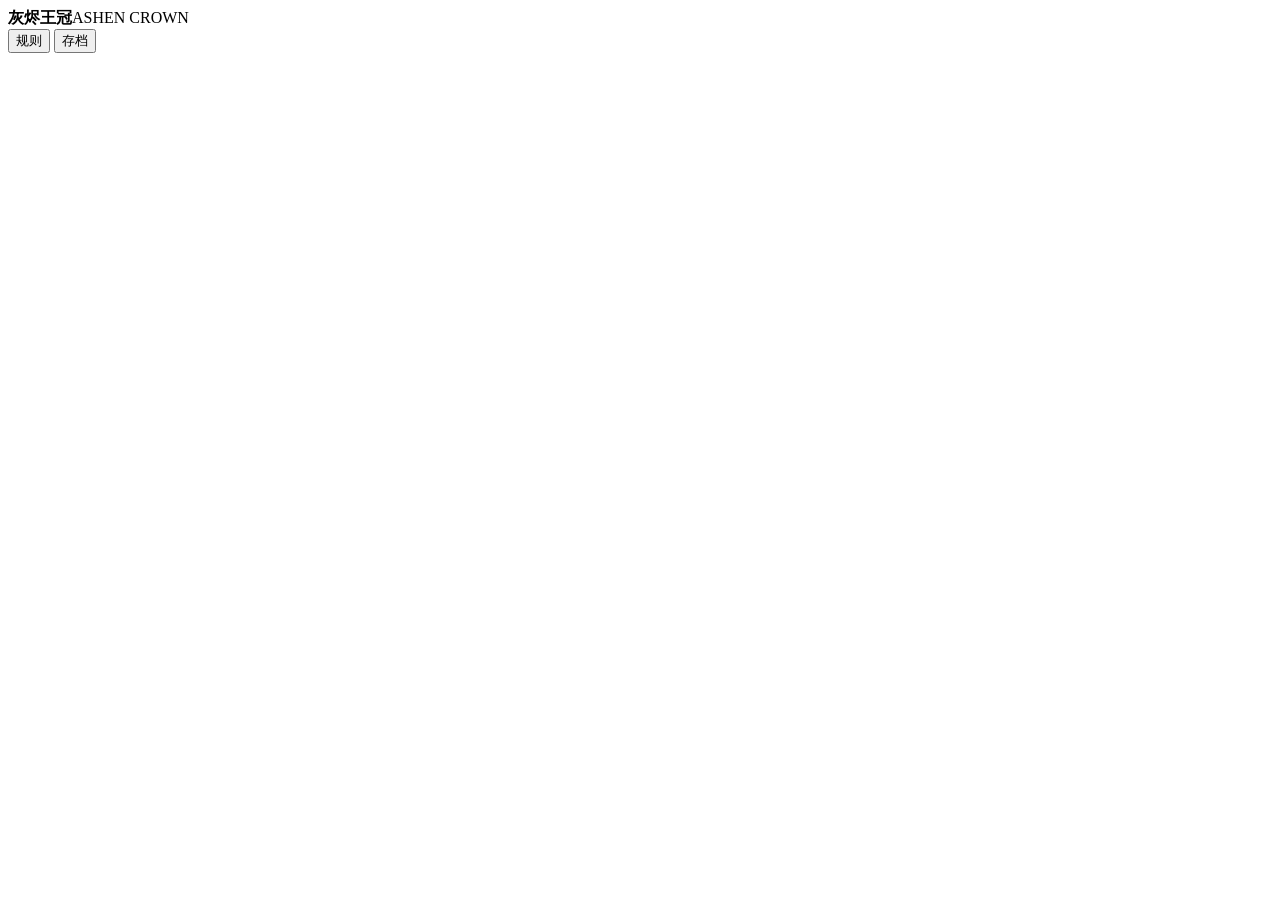
<file: src/shell.html>
<!DOCTYPE html>
<html lang="zh-CN">
<head>
<meta charset="utf-8">
<meta name="viewport" content="width=device-width, initial-scale=1, viewport-fit=cover">
<meta name="description" content="灰烬王冠：中古战锤背景的离线文字跑团游戏。">
<meta name="color-scheme" content="light">
<meta name="theme-color" content="#f2ede3">
<link rel="icon" href="data:image/svg+xml,%3Csvg xmlns='http://www.w3.org/2000/svg' viewBox='0 0 64 64'%3E%3Crect width='64' height='64' rx='12' fill='%23241f19'/%3E%3Cpath d='M12 44h40l3-24-13 9-10-15-10 15-13-9z' fill='%23a8874a'/%3E%3C/svg%3E">
<title>灰烬王冠 · 中古战锤文字跑团</title>
<style>
/*__CSS__*/
</style>
</head>
<body>
<header class="topbar">
  <div class="brand"><b>灰烬王冠</b><span>ASHEN CROWN</span></div>
  <div class="top-actions">
    <button class="btn ghost" data-act="help">规则</button>
    <button class="btn" data-act="save">存档</button>
  </div>
</header>

<div id="screen"></div>
<div id="toast" class="toast"></div>
<div id="dice" class="dice"></div>

<noscript>
  <div style="max-width:640px;margin:80px auto;padding:24px;background:#fffdf8;border:1px solid #e2dacb;border-radius:16px;font-family:sans-serif">
    这个游戏需要启用 JavaScript 才能运行。请允许本页运行脚本后刷新。
  </div>
</noscript>

<script>
/*__JS__*/
</script>
</body>
</html>
</file>
